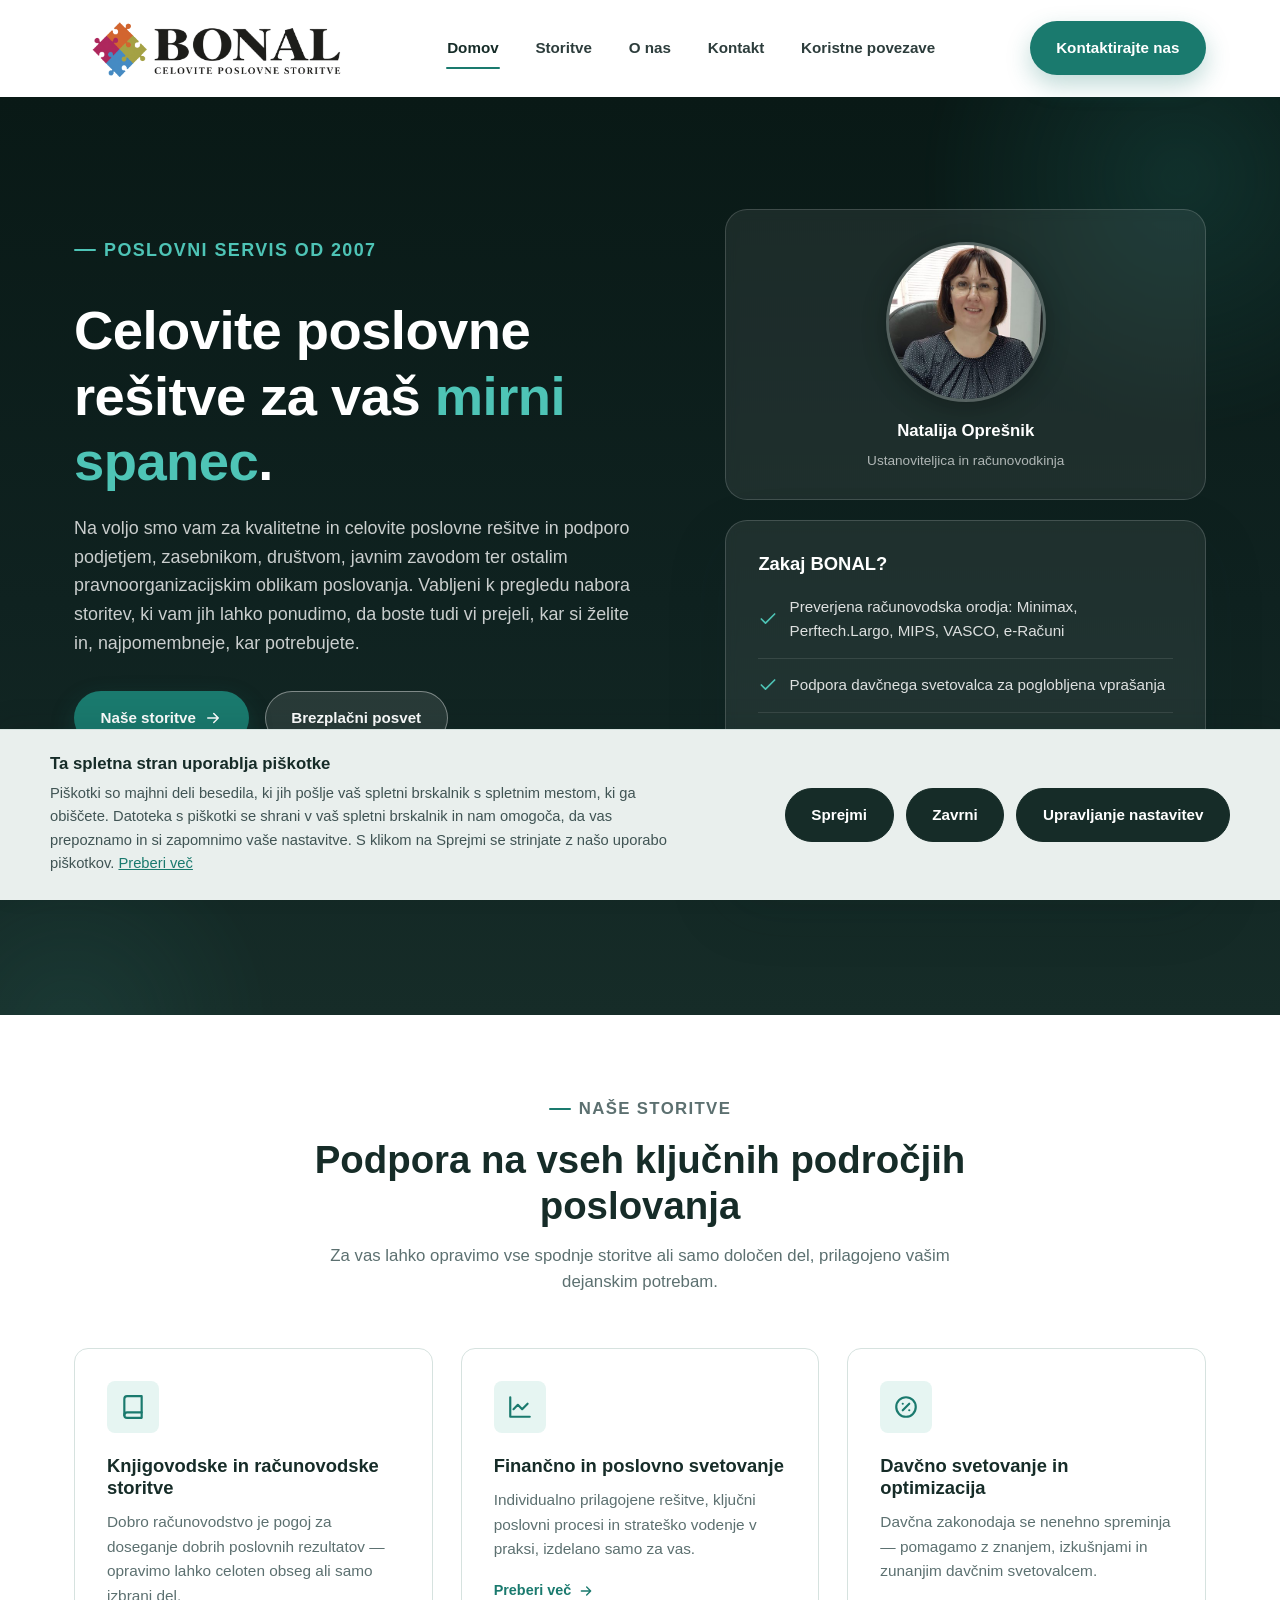
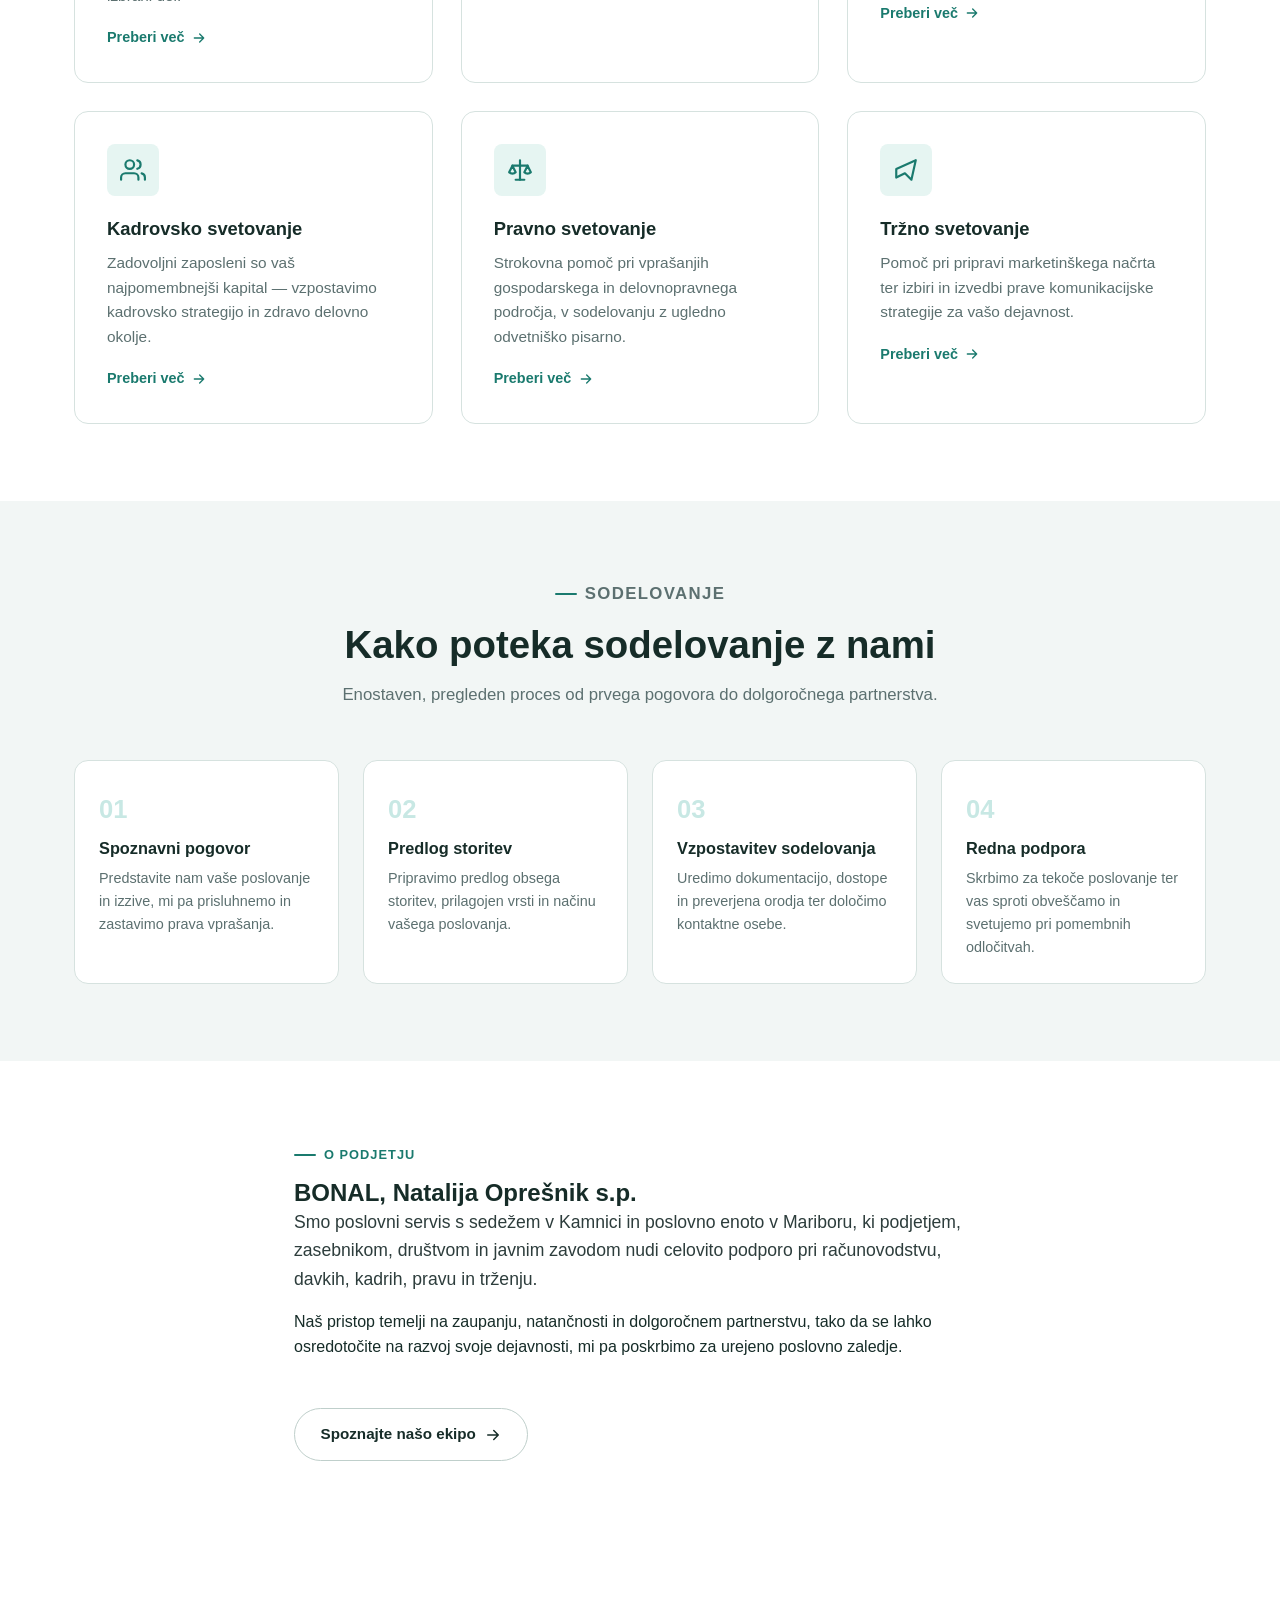
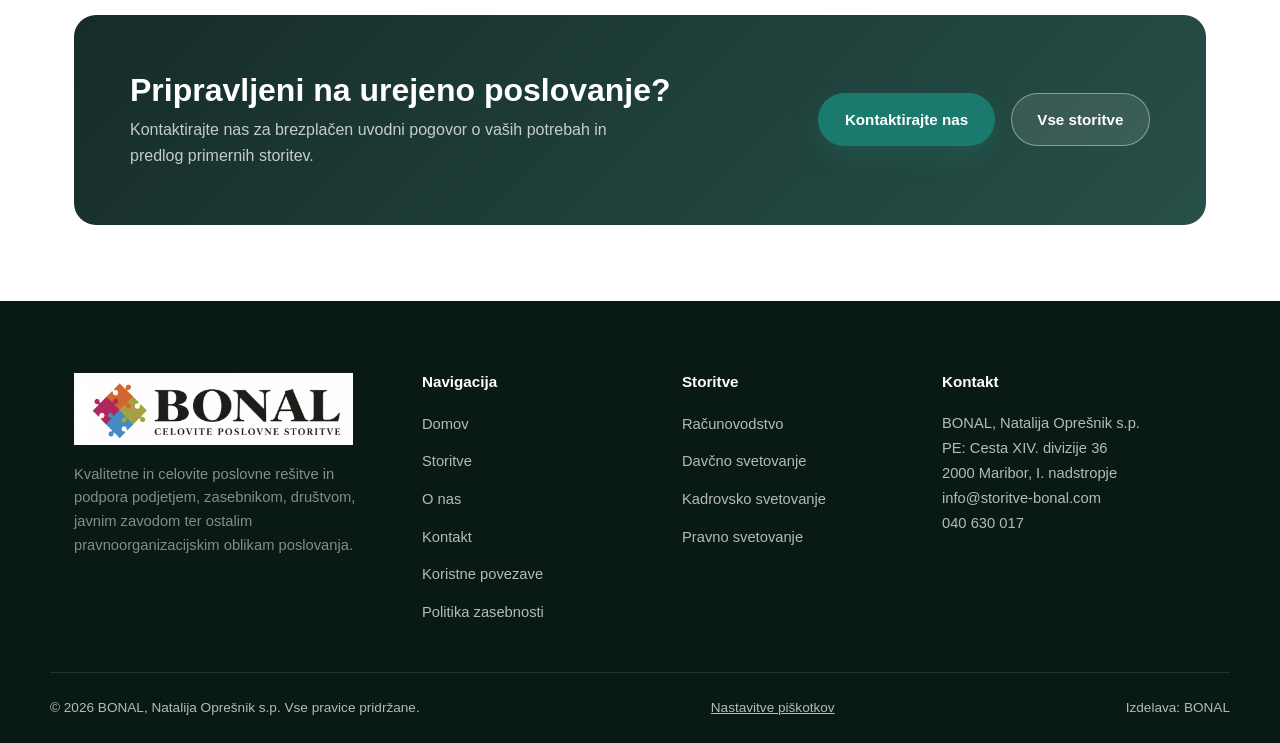
<file: index.html>
﻿<!DOCTYPE html>
<html lang="sl">
<head>
<meta charset="UTF-8">
<meta name="viewport" content="width=device-width, initial-scale=1.0">
<title>BONAL — Celovite poslovne storitve | Računovodstvo in svetovanje Maribor</title>
<meta name="description" content="BONAL, Natalija Oprešnik s.p. — celovite knjigovodske, računovodske, davčne, kadrovske, pravne in tržne storitve za podjetja, zasebnike in društva v Mariboru in po vsej Sloveniji.">
<meta name="keywords" content="računovodstvo Maribor, knjigovodstvo, davčno svetovanje, kadrovsko svetovanje, poslovno svetovanje, BONAL">
<meta name="author" content="BONAL, Natalija Oprešnik s.p.">
<link rel="canonical" href="https://storitve-bonal.com/">

<meta property="og:type" content="website">
<meta property="og:title" content="BONAL — Celovite poslovne storitve">
<meta property="og:description" content="Kvalitetne in celovite poslovne rešitve za podjetja, zasebnike, društva in javne zavode.">
<meta property="og:locale" content="sl_SI">

<link rel="stylesheet" href="styles.css">

<script type="application/ld+json">
{
  "@context": "https://schema.org",
  "@type": "AccountingService",
  "name": "BONAL, Natalija Oprešnik s.p.",
  "image": "",
  "email": "info@storitve-bonal.com",
  "telephone": "+386 40 630 017",
  "address": {
    "@type": "PostalAddress",
    "streetAddress": "Cesta XIV. divizije 36",
    "addressLocality": "Maribor",
    "postalCode": "2000",
    "addressCountry": "SI"
  },
  "openingHours": "Mo-Fr 07:00-15:00",
  "url": "https://storitve-bonal.com/"
}
</script>
</head>
<body>
<a class="skip-link" href="#main">Skoči na vsebino</a>

<header class="site-header">
  <div class="container header-inner">
    <a href="index.html" class="brand">
      <img src="assets/logo-transparent.png" alt="BONAL — Celovite poslovne storitve" class="brand-logo-full">
    </a>

    <nav class="main-nav" id="main-nav" aria-label="Glavna navigacija">
      <a href="index.html" aria-current="page">Domov</a>
      <a href="storitve.html">Storitve</a>
      <a href="o-nas.html">O nas</a>
      <a href="kontakt.html">Kontakt</a>
      <a href="koristne-povezave.html">Koristne povezave</a>
      <a href="kontakt.html" class="btn btn-primary">Kontaktirajte nas</a>
    </nav>

    <div class="header-actions">
      <a href="kontakt.html" class="btn btn-primary">Kontaktirajte nas</a>
      <button class="nav-toggle" aria-label="Odpri navigacijo" aria-expanded="false" aria-controls="main-nav">
        <span></span><span></span><span></span>
      </button>
    </div>
  </div>
</header>

<main id="main">

  <!-- Hero -->
  <section class="hero">
    <div class="container hero-grid">
      <div class="hero-copy">
        <p class="eyebrow">Poslovni servis od 2007</p>
        <h1>Celovite poslovne rešitve za vaš <span>mirni spanec</span>.</h1>
        <p>Na voljo smo vam za kvalitetne in celovite poslovne rešitve in podporo podjetjem, zasebnikom, društvom, javnim zavodom ter ostalim pravnoorganizacijskim oblikam poslovanja. Vabljeni k pregledu nabora storitev, ki vam jih lahko ponudimo, da boste tudi vi prejeli, kar si želite in, najpomembneje, kar potrebujete.</p>
        <div class="hero-actions">
          <a href="storitve.html" class="btn btn-primary">
            Naše storitve
            <svg viewBox="0 0 24 24" fill="none" stroke="currentColor" stroke-width="2" stroke-linecap="round" stroke-linejoin="round" aria-hidden="true"><path d="M5 12h14M13 6l6 6-6 6"/></svg>
          </a>
          <a href="kontakt.html" class="btn btn-on-dark">Brezplačni posvet</a>
        </div>

        <div class="hero-stats">
          <div>
            <strong>6</strong>
            <span>področij storitev</span>
          </div>
          <div>
            <strong>5</strong>
            <span>strokovnjakinj ekipe</span>
          </div>
          <div>
            <strong>1&nbsp;dan</strong>
            <span>za odzivnost</span>
          </div>
        </div>
      </div>

      <div class="hero-visual reveal">
        <div class="hero-founder">
          <img src="assets/natalija.jpg" alt="Natalija Oprešnik, ustanoviteljica BONAL" class="hero-founder-photo" width="160" height="160" loading="lazy">
          <p class="hero-founder-name">Natalija Oprešnik</p>
          <p class="hero-founder-role">Ustanoviteljica in računovodkinja</p>
        </div>
        <div class="hero-card">
          <h3>Zakaj BONAL?</h3>
          <ul>
            <li>
              <svg viewBox="0 0 24 24" fill="none" stroke="currentColor" stroke-width="2" stroke-linecap="round" stroke-linejoin="round" aria-hidden="true"><path d="M20 6 9 17l-5-5"/></svg>
              Preverjena računovodska orodja: Minimax, Perftech.Largo, MIPS, VASCO, e-Računi
            </li>
            <li>
              <svg viewBox="0 0 24 24" fill="none" stroke="currentColor" stroke-width="2" stroke-linecap="round" stroke-linejoin="round" aria-hidden="true"><path d="M20 6 9 17l-5-5"/></svg>
              Podpora davčnega svetovalca za poglobljena vprašanja
            </li>
            <li>
              <svg viewBox="0 0 24 24" fill="none" stroke="currentColor" stroke-width="2" stroke-linecap="round" stroke-linejoin="round" aria-hidden="true"><path d="M20 6 9 17l-5-5"/></svg>
              Sodelovanje z ugledno odvetniško pisarno za pravna vprašanja
            </li>
            <li>
              <svg viewBox="0 0 24 24" fill="none" stroke="currentColor" stroke-width="2" stroke-linecap="round" stroke-linejoin="round" aria-hidden="true"><path d="M20 6 9 17l-5-5"/></svg>
              Prilagojen pristop za podjetja, zasebnike, društva in javne zavode
            </li>
          </ul>
        </div>
      </div>
    </div>
  </section>

  <!-- Services preview -->
  <section class="section" id="storitve">
    <div class="container">
      <div class="section-head center reveal">
        <p class="eyebrow">Naše storitve</p>
        <h2>Podpora na vseh ključnih področjih poslovanja</h2>
        <p>Za vas lahko opravimo vse spodnje storitve ali samo določen del, prilagojeno vašim dejanskim potrebam.</p>
      </div>

      <div class="grid grid-3">
        <article class="card reveal">
          <div class="card-icon">
            <svg viewBox="0 0 24 24" fill="none" stroke="currentColor" stroke-width="2" stroke-linecap="round" stroke-linejoin="round" aria-hidden="true"><path d="M4 19.5A2.5 2.5 0 0 1 6.5 17H20"/><path d="M6.5 2H20v20H6.5A2.5 2.5 0 0 1 4 19.5v-15A2.5 2.5 0 0 1 6.5 2z"/></svg>
          </div>
          <h3>Knjigovodske in računovodske storitve</h3>
          <p>Dobro računovodstvo je pogoj za doseganje dobrih poslovnih rezultatov — opravimo lahko celoten obseg ali samo izbrani del.</p>
          <a href="storitve.html#racunovodstvo" class="card-link">Preberi več
            <svg viewBox="0 0 24 24" fill="none" stroke="currentColor" stroke-width="2" stroke-linecap="round" stroke-linejoin="round" aria-hidden="true"><path d="M5 12h14M13 6l6 6-6 6"/></svg>
          </a>
        </article>

        <article class="card reveal">
          <div class="card-icon">
            <svg viewBox="0 0 24 24" fill="none" stroke="currentColor" stroke-width="2" stroke-linecap="round" stroke-linejoin="round" aria-hidden="true"><path d="M3 3v18h18"/><path d="m19 9-5 5-4-4-4 4"/></svg>
          </div>
          <h3>Finančno in poslovno svetovanje</h3>
          <p>Individualno prilagojene rešitve, ključni poslovni procesi in strateško vodenje v praksi, izdelano samo za vas.</p>
          <a href="storitve.html#svetovanje" class="card-link">Preberi več
            <svg viewBox="0 0 24 24" fill="none" stroke="currentColor" stroke-width="2" stroke-linecap="round" stroke-linejoin="round" aria-hidden="true"><path d="M5 12h14M13 6l6 6-6 6"/></svg>
          </a>
        </article>

        <article class="card reveal">
          <div class="card-icon">
            <svg viewBox="0 0 24 24" fill="none" stroke="currentColor" stroke-width="2" stroke-linecap="round" stroke-linejoin="round" aria-hidden="true"><circle cx="12" cy="12" r="9"/><path d="M9 9h.01M15 15h.01M15 9 9 15"/></svg>
          </div>
          <h3>Davčno svetovanje in optimizacija</h3>
          <p>Davčna zakonodaja se nenehno spreminja — pomagamo z znanjem, izkušnjami in zunanjim davčnim svetovalcem.</p>
          <a href="storitve.html#davki" class="card-link">Preberi več
            <svg viewBox="0 0 24 24" fill="none" stroke="currentColor" stroke-width="2" stroke-linecap="round" stroke-linejoin="round" aria-hidden="true"><path d="M5 12h14M13 6l6 6-6 6"/></svg>
          </a>
        </article>

        <article class="card reveal">
          <div class="card-icon">
            <svg viewBox="0 0 24 24" fill="none" stroke="currentColor" stroke-width="2" stroke-linecap="round" stroke-linejoin="round" aria-hidden="true"><path d="M17 21v-2a4 4 0 0 0-4-4H5a4 4 0 0 0-4 4v2"/><circle cx="9" cy="7" r="4"/><path d="M23 21v-2a4 4 0 0 0-3-3.87M16 3.13a4 4 0 0 1 0 7.75"/></svg>
          </div>
          <h3>Kadrovsko svetovanje</h3>
          <p>Zadovoljni zaposleni so vaš najpomembnejši kapital — vzpostavimo kadrovsko strategijo in zdravo delovno okolje.</p>
          <a href="storitve.html#kadri" class="card-link">Preberi več
            <svg viewBox="0 0 24 24" fill="none" stroke="currentColor" stroke-width="2" stroke-linecap="round" stroke-linejoin="round" aria-hidden="true"><path d="M5 12h14M13 6l6 6-6 6"/></svg>
          </a>
        </article>

        <article class="card reveal">
          <div class="card-icon">
            <svg viewBox="0 0 24 24" fill="none" stroke="currentColor" stroke-width="2" stroke-linecap="round" stroke-linejoin="round" aria-hidden="true"><path d="M12 3v18M5 8l-3 6a4 4 0 0 0 6 0zM19 8l-3 6a4 4 0 0 0 6 0z"/><path d="M5 8h14M8 21h8"/></svg>
          </div>
          <h3>Pravno svetovanje</h3>
          <p>Strokovna pomoč pri vprašanjih gospodarskega in delovnopravnega področja, v sodelovanju z ugledno odvetniško pisarno.</p>
          <a href="storitve.html#pravno" class="card-link">Preberi več
            <svg viewBox="0 0 24 24" fill="none" stroke="currentColor" stroke-width="2" stroke-linecap="round" stroke-linejoin="round" aria-hidden="true"><path d="M5 12h14M13 6l6 6-6 6"/></svg>
          </a>
        </article>

        <article class="card reveal">
          <div class="card-icon">
            <svg viewBox="0 0 24 24" fill="none" stroke="currentColor" stroke-width="2" stroke-linecap="round" stroke-linejoin="round" aria-hidden="true"><path d="M3 11 21 3l-4 18-6-6-8 4z"/></svg>
          </div>
          <h3>Tržno svetovanje</h3>
          <p>Pomoč pri pripravi marketinškega načrta ter izbiri in izvedbi prave komunikacijske strategije za vašo dejavnost.</p>
          <a href="storitve.html#trzenje" class="card-link">Preberi več
            <svg viewBox="0 0 24 24" fill="none" stroke="currentColor" stroke-width="2" stroke-linecap="round" stroke-linejoin="round" aria-hidden="true"><path d="M5 12h14M13 6l6 6-6 6"/></svg>
          </a>
        </article>
      </div>
    </div>
  </section>

  <!-- How we work -->
  <section class="section section-alt">
    <div class="container">
      <div class="section-head center reveal">
        <p class="eyebrow">Sodelovanje</p>
        <h2>Kako poteka sodelovanje z nami</h2>
        <p>Enostaven, pregleden proces od prvega pogovora do dolgoročnega partnerstva.</p>
      </div>

      <div class="steps reveal">
        <div class="step">
          <h4>Spoznavni pogovor</h4>
          <p>Predstavite nam vaše poslovanje in izzive, mi pa prisluhnemo in zastavimo prava vprašanja.</p>
        </div>
        <div class="step">
          <h4>Predlog storitev</h4>
          <p>Pripravimo predlog obsega storitev, prilagojen vrsti in načinu vašega poslovanja.</p>
        </div>
        <div class="step">
          <h4>Vzpostavitev sodelovanja</h4>
          <p>Uredimo dokumentacijo, dostope in preverjena orodja ter določimo kontaktne osebe.</p>
        </div>
        <div class="step">
          <h4>Redna podpora</h4>
          <p>Skrbimo za tekoče poslovanje ter vas sproti obveščamo in svetujemo pri pomembnih odločitvah.</p>
        </div>
      </div>
    </div>
  </section>

  <!-- About teaser -->
  <section class="section">
    <div class="container about-lead about-lead--solo">
      <div class="reveal">
        <p class="eyebrow">O podjetju</p>
        <h2>BONAL, Natalija Oprešnik s.p.</h2>
        <p class="lead-text">Smo poslovni servis s sedežem v Kamnici in poslovno enoto v Mariboru, ki podjetjem, zasebnikom, društvom in javnim zavodom nudi celovito podporo pri računovodstvu, davkih, kadrih, pravu in trženju.</p>
        <p>Naš pristop temelji na zaupanju, natančnosti in dolgoročnem partnerstvu, tako da se lahko osredotočite na razvoj svoje dejavnosti, mi pa poskrbimo za urejeno poslovno zaledje.</p>
        <a href="o-nas.html" class="btn btn-ghost mt-lg">Spoznajte našo ekipo
          <svg viewBox="0 0 24 24" fill="none" stroke="currentColor" stroke-width="2" stroke-linecap="round" stroke-linejoin="round" aria-hidden="true"><path d="M5 12h14M13 6l6 6-6 6"/></svg>
        </a>
      </div>
    </div>
  </section>

  <!-- CTA -->
  <section class="section">
    <div class="container">
      <div class="cta-banner reveal">
        <div>
          <h2>Pripravljeni na urejeno poslovanje?</h2>
          <p>Kontaktirajte nas za brezplačen uvodni pogovor o vaših potrebah in predlog primernih storitev.</p>
        </div>
        <div class="cta-actions">
          <a href="kontakt.html" class="btn btn-primary">Kontaktirajte nas</a>
          <a href="storitve.html" class="btn btn-on-dark">Vse storitve</a>
        </div>
      </div>
    </div>
  </section>

</main>

<footer class="site-footer">
  <div class="container footer-grid">
    <div class="footer-brand">
      <a href="index.html" class="brand">
        <img src="assets/logo-new.png" alt="BONAL — Celovite poslovne storitve" class="brand-logo-full">
      </a>
      <p>Kvalitetne in celovite poslovne rešitve in podpora podjetjem, zasebnikom, društvom, javnim zavodom ter ostalim pravnoorganizacijskim oblikam poslovanja.</p>
    </div>

    <div class="footer-col">
      <h4>Navigacija</h4>
      <ul>
        <li><a href="index.html">Domov</a></li>
        <li><a href="storitve.html">Storitve</a></li>
        <li><a href="o-nas.html">O nas</a></li>
        <li><a href="kontakt.html">Kontakt</a></li>
        <li><a href="koristne-povezave.html">Koristne povezave</a></li>
        <li><a href="politika-zasebnosti.html">Politika zasebnosti</a></li>
      </ul>
    </div>

    <div class="footer-col">
      <h4>Storitve</h4>
      <ul>
        <li><a href="storitve.html#racunovodstvo">Računovodstvo</a></li>
        <li><a href="storitve.html#davki">Davčno svetovanje</a></li>
        <li><a href="storitve.html#kadri">Kadrovsko svetovanje</a></li>
        <li><a href="storitve.html#pravno">Pravno svetovanje</a></li>
      </ul>
    </div>

    <div class="footer-col">
      <h4>Kontakt</h4>
      <address>
        BONAL, Natalija Oprešnik s.p.<br>
        PE: Cesta XIV. divizije 36<br>
        2000 Maribor, I. nadstropje<br>
        <a href="mailto:info@storitve-bonal.com">info@storitve-bonal.com</a><br>
        <a href="tel:+38640630017">040 630 017</a>
      </address>
    </div>
  </div>

  <div class="container footer-bottom">
    <span>© <span id="current-year">2026</span> BONAL, Natalija Oprešnik s.p. Vse pravice pridržane.</span>
    <button type="button" class="footer-cookie-link js-cookie-settings-trigger" id="footer-cookie-settings">Nastavitve piškotkov</button>
    <span>Izdelava: BONAL</span>
  </div>
</footer>

<button class="back-to-top" aria-label="Nazaj na vrh">
  <svg viewBox="0 0 24 24" fill="none" stroke="currentColor" stroke-width="2" stroke-linecap="round" stroke-linejoin="round" aria-hidden="true"><path d="M12 19V5M5 12l7-7 7 7"/></svg>
</button>

<div class="cookie-banner" id="cookie-banner" role="region" aria-label="Obvestilo o piškotkih" hidden>
  <div class="cookie-banner-inner">
    <div class="cookie-banner-text">
      <h2>Ta spletna stran uporablja piškotke</h2>
      <p>Piškotki so majhni deli besedila, ki jih pošlje vaš spletni brskalnik s spletnim mestom, ki ga obiščete. Datoteka s piškotki se shrani v vaš spletni brskalnik in nam omogoča, da vas prepoznamo in si zapomnimo vaše nastavitve. S klikom na Sprejmi se strinjate z našo uporabo piškotkov. <button type="button" class="cookie-link" id="cookie-more">Preberi več</button></p>
    </div>
    <div class="cookie-banner-actions">
      <button type="button" class="btn cookie-btn" id="cookie-accept">Sprejmi</button>
      <button type="button" class="btn cookie-btn" id="cookie-reject">Zavrni</button>
      <button type="button" class="btn cookie-btn" id="cookie-manage">Upravljanje nastavitev</button>
    </div>
  </div>
</div>

<div class="cookie-modal-overlay" id="cookie-modal-overlay" hidden>
  <div class="cookie-modal" role="dialog" aria-modal="true" aria-labelledby="cookie-modal-title">
    <button type="button" class="cookie-modal-close" id="cookie-modal-close" aria-label="Zapri">
      <svg viewBox="0 0 24 24" fill="none" stroke="currentColor" stroke-width="2" stroke-linecap="round" stroke-linejoin="round" aria-hidden="true"><path d="M18 6 6 18M6 6l12 12"/></svg>
    </button>
    <h2 id="cookie-modal-title">Vaše možnosti zasebnosti</h2>
    <p class="cookie-modal-subtitle">Ta spletna stran uporablja piškotke</p>
    <p>Spodaj so navedene vse kategorije, ki dejansko obstajajo na tem spletnem mestu — brez navideznih možnosti. Neobvezno kategorijo lahko kadarkoli sprejmete ali zavrnete; vaša izbira velja na vseh straneh, dokler je ne spremenite. Podrobnosti si preberite v <a href="politika-zasebnosti.html">politiki zasebnosti</a>.</p>

    <h3>Kategorije</h3>

    <div class="cookie-category">
      <div class="cookie-category-text">
        <h4>Google Maps (vdelana vsebina)</h4>
        <p>Na strani Kontakt je na voljo zemljevid Google Maps. Ob prikazu zemljevida se vzpostavi povezava s strežniki Google, ki lahko obdelajo vaš IP naslov skladno s pravili zasebnosti Google. Zemljevid se naloži šele, ko to kategorijo potrdite — do takrat se noben podatek ne pošlje Googlu.</p>
      </div>
      <div class="cookie-toggle-wrap">
        <label class="toggle-switch">
          <input type="checkbox" id="cookie-cat-maps" data-category="maps">
          <span class="toggle-track" aria-hidden="true"></span>
        </label>
        <span class="toggle-state" data-state-for="cookie-cat-maps">Izključen</span>
      </div>
    </div>

    <div class="cookie-category">
      <div class="cookie-category-text">
        <h4>Bistveno</h4>
        <p>Nujno potrebno za shranjevanje vaše izbire o piškotkih (lokalno v vašem brskalniku) in za osnovno delovanje strani. Ti podatki se ne pošiljajo nikamor. Odjava ni na voljo, ker je ta shramba izvzeta iz zahteve po soglasju (3. odst. 5. člena Direktive 2002/58/ES o zasebnosti in elektronskih komunikacijah).</p>
      </div>
      <div class="cookie-toggle-wrap">
        <label class="toggle-switch">
          <input type="checkbox" id="cookie-cat-essential" data-category="essential" checked disabled>
          <span class="toggle-track" aria-hidden="true"></span>
        </label>
      </div>
    </div>

    <button type="button" class="btn btn-primary btn-block cookie-save" id="cookie-save">Shrani</button>

    <p class="cookie-privacy-contact">Vprašanja o zasebnosti in piškotkih nam lahko pošljete na <a href="mailto:info@storitve-bonal.com">info@storitve-bonal.com</a>. Pritožbo glede obdelave osebnih podatkov lahko vložite tudi pri <a href="https://www.ip-rs.si" target="_blank" rel="noopener noreferrer">Informacijskem pooblaščencu RS</a>.</p>
  </div>
</div>

<script src="script.js"></script>
</body>
</html>
</file>
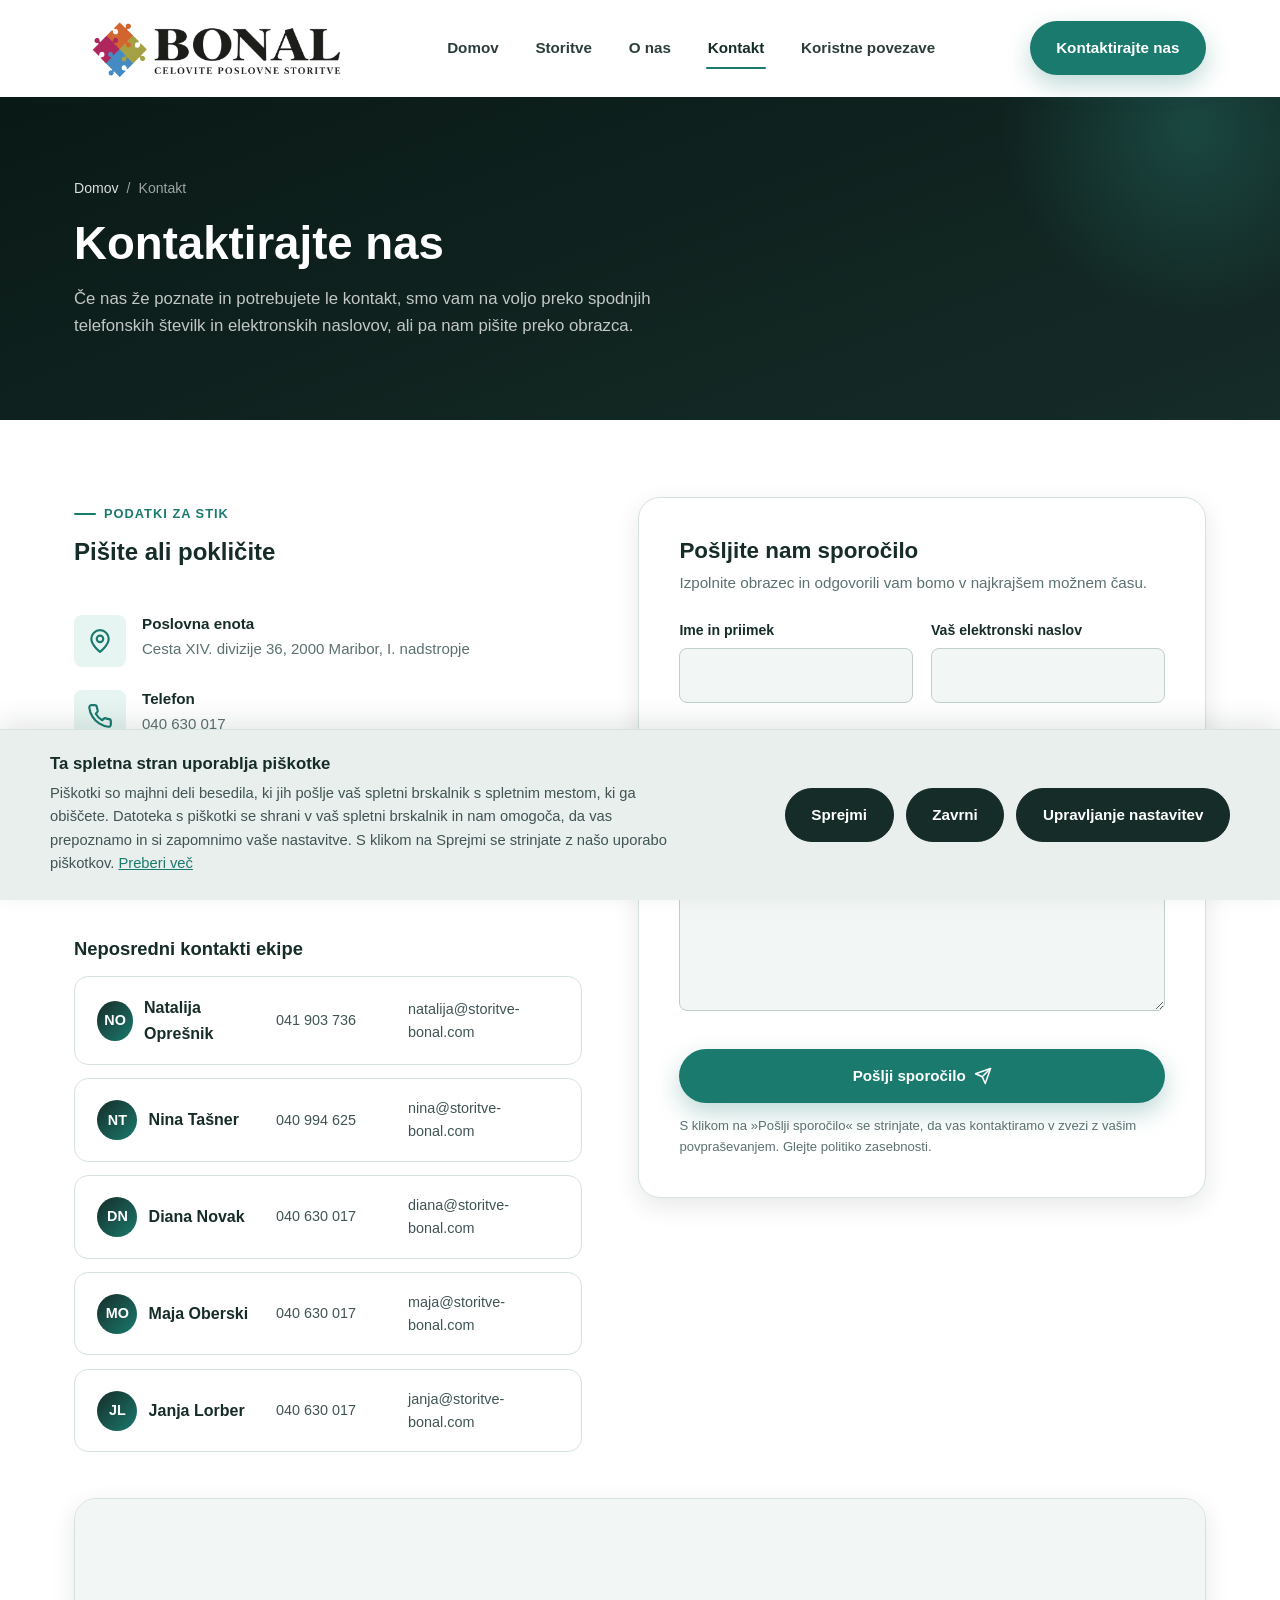
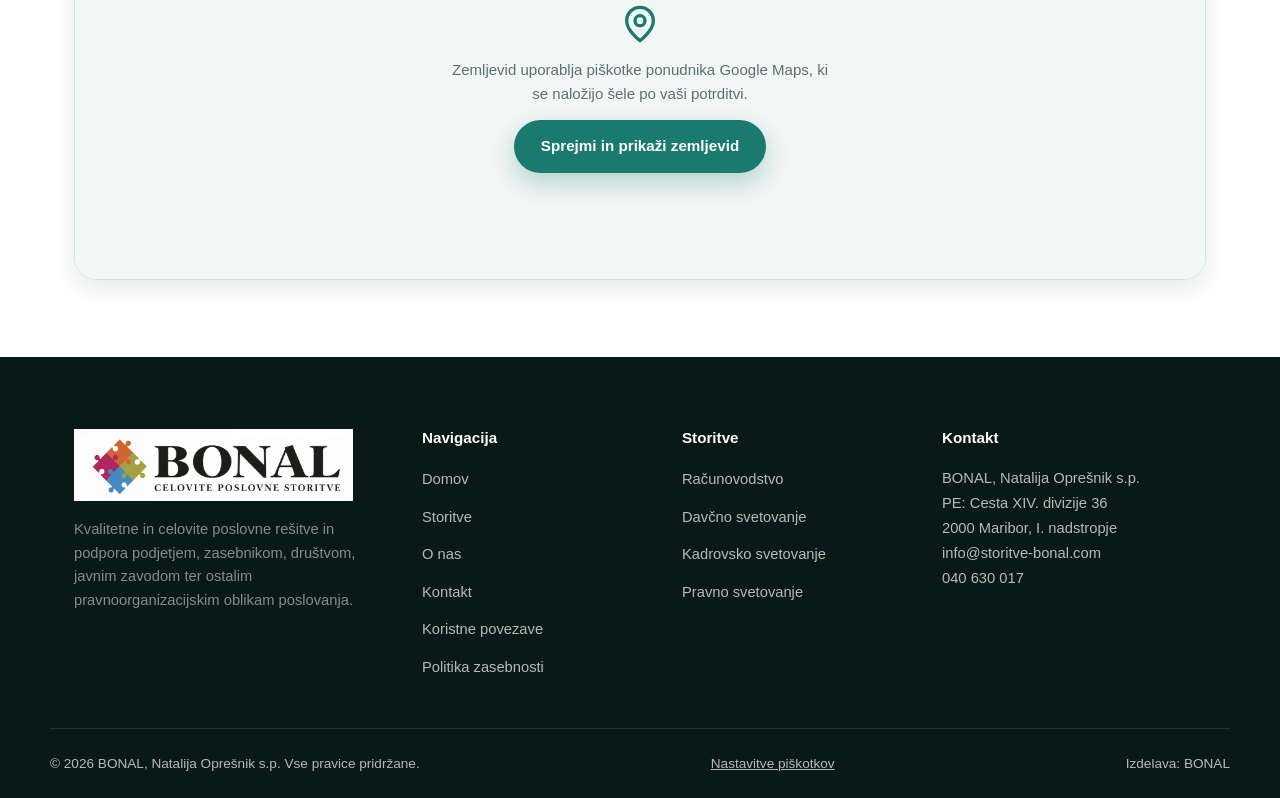
<file: kontakt.html>
﻿<!DOCTYPE html>
<html lang="sl">
<head>
<meta charset="UTF-8">
<meta name="viewport" content="width=device-width, initial-scale=1.0">
<title>Kontakt | BONAL — Celovite poslovne storitve</title>
<meta name="description" content="Kontaktirajte BONAL, Natalija Oprešnik s.p. — Cesta XIV. divizije 36, 2000 Maribor. Telefon 040 630 017, info@storitve-bonal.com.">
<link rel="canonical" href="https://storitve-bonal.com/kontakt">

<link rel="stylesheet" href="styles.css">
</head>
<body>
<a class="skip-link" href="#main">Skoči na vsebino</a>

<header class="site-header">
  <div class="container header-inner">
    <a href="index.html" class="brand">
      <img src="assets/logo-transparent.png" alt="BONAL — Celovite poslovne storitve" class="brand-logo-full">
    </a>

    <nav class="main-nav" id="main-nav" aria-label="Glavna navigacija">
      <a href="index.html">Domov</a>
      <a href="storitve.html">Storitve</a>
      <a href="o-nas.html">O nas</a>
      <a href="kontakt.html" aria-current="page">Kontakt</a>
      <a href="koristne-povezave.html">Koristne povezave</a>
      <a href="kontakt.html" class="btn btn-primary">Kontaktirajte nas</a>
    </nav>

    <div class="header-actions">
      <a href="kontakt.html" class="btn btn-primary">Kontaktirajte nas</a>
      <button class="nav-toggle" aria-label="Odpri navigacijo" aria-expanded="false" aria-controls="main-nav">
        <span></span><span></span><span></span>
      </button>
    </div>
  </div>
</header>

<main id="main">

  <section class="page-header">
    <div class="container">
      <nav class="breadcrumbs" aria-label="Zaporedje strani">
        <a href="index.html">Domov</a> / <span>Kontakt</span>
      </nav>
      <h1>Kontaktirajte nas</h1>
      <p>Če nas že poznate in potrebujete le kontakt, smo vam na voljo preko spodnjih telefonskih številk in elektronskih naslovov, ali pa nam pišite preko obrazca.</p>
    </div>
  </section>

  <section class="section">
    <div class="container contact-layout">

      <div class="reveal">
        <p class="eyebrow">Podatki za stik</p>
        <h2>Pišite ali pokličite</h2>

        <div class="contact-info-list mt-lg">
          <div class="contact-info-item">
            <div class="card-icon">
              <svg viewBox="0 0 24 24" fill="none" stroke="currentColor" stroke-width="2" stroke-linecap="round" stroke-linejoin="round" aria-hidden="true"><path d="M20 10c0 6-8 12-8 12s-8-6-8-12a8 8 0 0 1 16 0z"/><circle cx="12" cy="10" r="3"/></svg>
            </div>
            <div>
              <h4>Poslovna enota</h4>
              <p>Cesta XIV. divizije 36, 2000 Maribor, I. nadstropje</p>
            </div>
          </div>
          <div class="contact-info-item">
            <div class="card-icon">
              <svg viewBox="0 0 24 24" fill="none" stroke="currentColor" stroke-width="2" stroke-linecap="round" stroke-linejoin="round" aria-hidden="true"><path d="M22 16.92v3a2 2 0 0 1-2.18 2 19.79 19.79 0 0 1-8.63-3.07 19.5 19.5 0 0 1-6-6 19.79 19.79 0 0 1-3.07-8.67A2 2 0 0 1 4.11 2h3a2 2 0 0 1 2 1.72c.127.96.361 1.903.7 2.81a2 2 0 0 1-.45 2.11L8.09 9.91a16 16 0 0 0 6 6l1.27-1.27a2 2 0 0 1 2.11-.45c.907.339 1.85.573 2.81.7A2 2 0 0 1 22 16.92z"/></svg>
            </div>
            <div>
              <h4>Telefon</h4>
              <a href="tel:+38640630017">040 630 017</a>
            </div>
          </div>
          <div class="contact-info-item">
            <div class="card-icon">
              <svg viewBox="0 0 24 24" fill="none" stroke="currentColor" stroke-width="2" stroke-linecap="round" stroke-linejoin="round" aria-hidden="true"><rect x="2" y="4" width="20" height="16" rx="2"/><path d="m22 6-10 7L2 6"/></svg>
            </div>
            <div>
              <h4>E-naslov</h4>
              <a href="mailto:info@storitve-bonal.com">info@storitve-bonal.com</a>
            </div>
          </div>
          <div class="contact-info-item">
            <div class="card-icon">
              <svg viewBox="0 0 24 24" fill="none" stroke="currentColor" stroke-width="2" stroke-linecap="round" stroke-linejoin="round" aria-hidden="true"><circle cx="12" cy="12" r="9"/><path d="M12 7v5l3 3"/></svg>
            </div>
            <div>
              <h4>Delovni čas</h4>
              <p>Ponedeljek–petek: 7.00–15.00</p>
            </div>
          </div>
        </div>

        <h3 class="mt-lg" style="font-size:1.15rem; margin-bottom:1rem;">Neposredni kontakti ekipe</h3>
        <div class="team-directory">
          <div class="team-row">
            <span class="name"><span class="avatar" aria-hidden="true">NO</span>Natalija Oprešnik</span>
            <a href="tel:+38641903736">041 903 736</a>
            <a href="mailto:natalija@storitve-bonal.com">natalija@storitve-bonal.com</a>
          </div>
          <div class="team-row">
            <span class="name"><span class="avatar" aria-hidden="true">NT</span>Nina Tašner</span>
            <a href="tel:+38640994625">040 994 625</a>
            <a href="mailto:nina@storitve-bonal.com">nina@storitve-bonal.com</a>
          </div>
          <div class="team-row">
            <span class="name"><span class="avatar" aria-hidden="true">DN</span>Diana Novak</span>
            <a href="tel:+38640630017">040 630 017</a>
            <a href="mailto:diana@storitve-bonal.com">diana@storitve-bonal.com</a>
          </div>
          <div class="team-row">
            <span class="name"><span class="avatar" aria-hidden="true">MO</span>Maja Oberski</span>
            <a href="tel:+38640630017">040 630 017</a>
            <a href="mailto:maja@storitve-bonal.com">maja@storitve-bonal.com</a>
          </div>
          <div class="team-row">
            <span class="name"><span class="avatar" aria-hidden="true">JL</span>Janja Lorber</span>
            <a href="tel:+38640630017">040 630 017</a>
            <a href="mailto:janja@storitve-bonal.com">janja@storitve-bonal.com</a>
          </div>
        </div>
      </div>

      <div class="reveal">
        <div class="contact-form">
          <h2 style="font-size:1.4rem; margin-bottom:0.4rem;">Pošljite nam sporočilo</h2>
          <p style="color:var(--muted); font-size:0.95rem; margin-bottom:1.5rem;">Izpolnite obrazec in odgovorili vam bomo v najkrajšem možnem času.</p>

          <div class="form-success" id="form-success" role="status">
            <svg viewBox="0 0 24 24" fill="none" stroke="currentColor" stroke-width="2" stroke-linecap="round" stroke-linejoin="round" aria-hidden="true"><path d="M20 6 9 17l-5-5"/></svg>
            Hvala za vaše sporočilo! Kmalu vas kontaktiramo.
          </div>

          <div class="form-error" id="form-error" role="alert">
            <svg viewBox="0 0 24 24" fill="none" stroke="currentColor" stroke-width="2" stroke-linecap="round" stroke-linejoin="round" aria-hidden="true"><circle cx="12" cy="12" r="9"/><path d="M12 8v4M12 16h.01"/></svg>
            <span>Sporočila trenutno ni bilo mogoče poslati. Poskusite znova ali nam pišite neposredno na <a href="mailto:info@storitve-bonal.com">info@storitve-bonal.com</a>.</span>
          </div>

          <form id="contact-form" action="contact.php" method="POST" novalidate>
            <input type="text" name="_gotcha" tabindex="-1" autocomplete="off" style="display:none" aria-hidden="true">

            <div class="form-row">
              <div class="form-field">
                <label for="name">Ime in priimek</label>
                <input type="text" id="name" name="name" autocomplete="name" required>
                <span class="error-msg" role="alert"></span>
              </div>
              <div class="form-field">
                <label for="email">Vaš elektronski naslov</label>
                <input type="email" id="email" name="email" autocomplete="email" required>
                <span class="error-msg" role="alert"></span>
              </div>
            </div>

            <div class="form-field">
              <label for="phone">Telefon <span style="font-weight:400; color:var(--muted);">(neobvezno)</span></label>
              <input type="tel" id="phone" name="phone" autocomplete="tel">
            </div>

            <div class="form-field">
              <label for="message">Zapišite sporočilo</label>
              <textarea id="message" name="message" required></textarea>
              <span class="error-msg" role="alert"></span>
            </div>

            <button type="submit" class="btn btn-primary btn-block">
              <span class="btn-label">Pošlji sporočilo</span>
              <svg viewBox="0 0 24 24" fill="none" stroke="currentColor" stroke-width="2" stroke-linecap="round" stroke-linejoin="round" aria-hidden="true"><path d="m22 2-7 20-4-9-9-4Z"/><path d="M22 2 11 13"/></svg>
            </button>

            <p class="form-note">S klikom na »Pošlji sporočilo« se strinjate, da vas kontaktiramo v zvezi z vašim povpraševanjem. Glejte <a href="politika-zasebnosti.html">politiko zasebnosti</a>.</p>
          </form>
        </div>
      </div>
    </div>

    <div class="container">
      <div class="map-wrap reveal" id="map-wrap">
        <div class="map-placeholder" id="map-placeholder">
          <svg viewBox="0 0 24 24" fill="none" stroke="currentColor" stroke-width="2" stroke-linecap="round" stroke-linejoin="round" aria-hidden="true"><path d="M20 10c0 6-8 12-8 12s-8-6-8-12a8 8 0 0 1 16 0z"/><circle cx="12" cy="10" r="3"/></svg>
          <p>Zemljevid uporablja piškotke ponudnika Google Maps, ki se naložijo šele po vaši potrditvi.</p>
          <button type="button" class="btn btn-primary" id="map-consent-btn">Sprejmi in prikaži zemljevid</button>
        </div>
        <iframe
          id="map-iframe"
          data-src="https://maps.google.com/maps?q=Cesta%20XIV.%20divizije%2036%2C%202000%20Maribor&t=&z=15&ie=UTF8&output=embed"
          title="Lokacija BONAL na zemljevidu — Cesta XIV. divizije 36, Maribor"
          loading="lazy"
          referrerpolicy="no-referrer-when-downgrade"
          hidden>
        </iframe>
      </div>
    </div>
  </section>

</main>

<footer class="site-footer">
  <div class="container footer-grid">
    <div class="footer-brand">
      <a href="index.html" class="brand">
        <img src="assets/logo-new.png" alt="BONAL — Celovite poslovne storitve" class="brand-logo-full">
      </a>
      <p>Kvalitetne in celovite poslovne rešitve in podpora podjetjem, zasebnikom, društvom, javnim zavodom ter ostalim pravnoorganizacijskim oblikam poslovanja.</p>
    </div>

    <div class="footer-col">
      <h4>Navigacija</h4>
      <ul>
        <li><a href="index.html">Domov</a></li>
        <li><a href="storitve.html">Storitve</a></li>
        <li><a href="o-nas.html">O nas</a></li>
        <li><a href="kontakt.html">Kontakt</a></li>
        <li><a href="koristne-povezave.html">Koristne povezave</a></li>
        <li><a href="politika-zasebnosti.html">Politika zasebnosti</a></li>
      </ul>
    </div>

    <div class="footer-col">
      <h4>Storitve</h4>
      <ul>
        <li><a href="storitve.html#racunovodstvo">Računovodstvo</a></li>
        <li><a href="storitve.html#davki">Davčno svetovanje</a></li>
        <li><a href="storitve.html#kadri">Kadrovsko svetovanje</a></li>
        <li><a href="storitve.html#pravno">Pravno svetovanje</a></li>
      </ul>
    </div>

    <div class="footer-col">
      <h4>Kontakt</h4>
      <address>
        BONAL, Natalija Oprešnik s.p.<br>
        PE: Cesta XIV. divizije 36<br>
        2000 Maribor, I. nadstropje<br>
        <a href="mailto:info@storitve-bonal.com">info@storitve-bonal.com</a><br>
        <a href="tel:+38640630017">040 630 017</a>
      </address>
    </div>
  </div>

  <div class="container footer-bottom">
    <span>© <span id="current-year">2026</span> BONAL, Natalija Oprešnik s.p. Vse pravice pridržane.</span>
    <button type="button" class="footer-cookie-link js-cookie-settings-trigger" id="footer-cookie-settings">Nastavitve piškotkov</button>
    <span>Izdelava: BONAL</span>
  </div>
</footer>

<button class="back-to-top" aria-label="Nazaj na vrh">
  <svg viewBox="0 0 24 24" fill="none" stroke="currentColor" stroke-width="2" stroke-linecap="round" stroke-linejoin="round" aria-hidden="true"><path d="M12 19V5M5 12l7-7 7 7"/></svg>
</button>

<div class="cookie-banner" id="cookie-banner" role="region" aria-label="Obvestilo o piškotkih" hidden>
  <div class="cookie-banner-inner">
    <div class="cookie-banner-text">
      <h2>Ta spletna stran uporablja piškotke</h2>
      <p>Piškotki so majhni deli besedila, ki jih pošlje vaš spletni brskalnik s spletnim mestom, ki ga obiščete. Datoteka s piškotki se shrani v vaš spletni brskalnik in nam omogoča, da vas prepoznamo in si zapomnimo vaše nastavitve. S klikom na Sprejmi se strinjate z našo uporabo piškotkov. <button type="button" class="cookie-link" id="cookie-more">Preberi več</button></p>
    </div>
    <div class="cookie-banner-actions">
      <button type="button" class="btn cookie-btn" id="cookie-accept">Sprejmi</button>
      <button type="button" class="btn cookie-btn" id="cookie-reject">Zavrni</button>
      <button type="button" class="btn cookie-btn" id="cookie-manage">Upravljanje nastavitev</button>
    </div>
  </div>
</div>

<div class="cookie-modal-overlay" id="cookie-modal-overlay" hidden>
  <div class="cookie-modal" role="dialog" aria-modal="true" aria-labelledby="cookie-modal-title">
    <button type="button" class="cookie-modal-close" id="cookie-modal-close" aria-label="Zapri">
      <svg viewBox="0 0 24 24" fill="none" stroke="currentColor" stroke-width="2" stroke-linecap="round" stroke-linejoin="round" aria-hidden="true"><path d="M18 6 6 18M6 6l12 12"/></svg>
    </button>
    <h2 id="cookie-modal-title">Vaše možnosti zasebnosti</h2>
    <p class="cookie-modal-subtitle">Ta spletna stran uporablja piškotke</p>
    <p>Spodaj so navedene vse kategorije, ki dejansko obstajajo na tem spletnem mestu — brez navideznih možnosti. Neobvezno kategorijo lahko kadarkoli sprejmete ali zavrnete; vaša izbira velja na vseh straneh, dokler je ne spremenite. Podrobnosti si preberite v <a href="politika-zasebnosti.html">politiki zasebnosti</a>.</p>

    <h3>Kategorije</h3>

    <div class="cookie-category">
      <div class="cookie-category-text">
        <h4>Google Maps (vdelana vsebina)</h4>
        <p>Na strani Kontakt je na voljo zemljevid Google Maps. Ob prikazu zemljevida se vzpostavi povezava s strežniki Google, ki lahko obdelajo vaš IP naslov skladno s pravili zasebnosti Google. Zemljevid se naloži šele, ko to kategorijo potrdite — do takrat se noben podatek ne pošlje Googlu.</p>
      </div>
      <div class="cookie-toggle-wrap">
        <label class="toggle-switch">
          <input type="checkbox" id="cookie-cat-maps" data-category="maps">
          <span class="toggle-track" aria-hidden="true"></span>
        </label>
        <span class="toggle-state" data-state-for="cookie-cat-maps">Izključen</span>
      </div>
    </div>

    <div class="cookie-category">
      <div class="cookie-category-text">
        <h4>Bistveno</h4>
        <p>Nujno potrebno za shranjevanje vaše izbire o piškotkih (lokalno v vašem brskalniku) in za osnovno delovanje strani. Ti podatki se ne pošiljajo nikamor. Odjava ni na voljo, ker je ta shramba izvzeta iz zahteve po soglasju (3. odst. 5. člena Direktive 2002/58/ES o zasebnosti in elektronskih komunikacijah).</p>
      </div>
      <div class="cookie-toggle-wrap">
        <label class="toggle-switch">
          <input type="checkbox" id="cookie-cat-essential" data-category="essential" checked disabled>
          <span class="toggle-track" aria-hidden="true"></span>
        </label>
      </div>
    </div>

    <button type="button" class="btn btn-primary btn-block cookie-save" id="cookie-save">Shrani</button>

    <p class="cookie-privacy-contact">Vprašanja o zasebnosti in piškotkih nam lahko pošljete na <a href="mailto:info@storitve-bonal.com">info@storitve-bonal.com</a>. Pritožbo glede obdelave osebnih podatkov lahko vložite tudi pri <a href="https://www.ip-rs.si" target="_blank" rel="noopener noreferrer">Informacijskem pooblaščencu RS</a>.</p>
  </div>
</div>

<script src="script.js"></script>
</body>
</html>
</file>
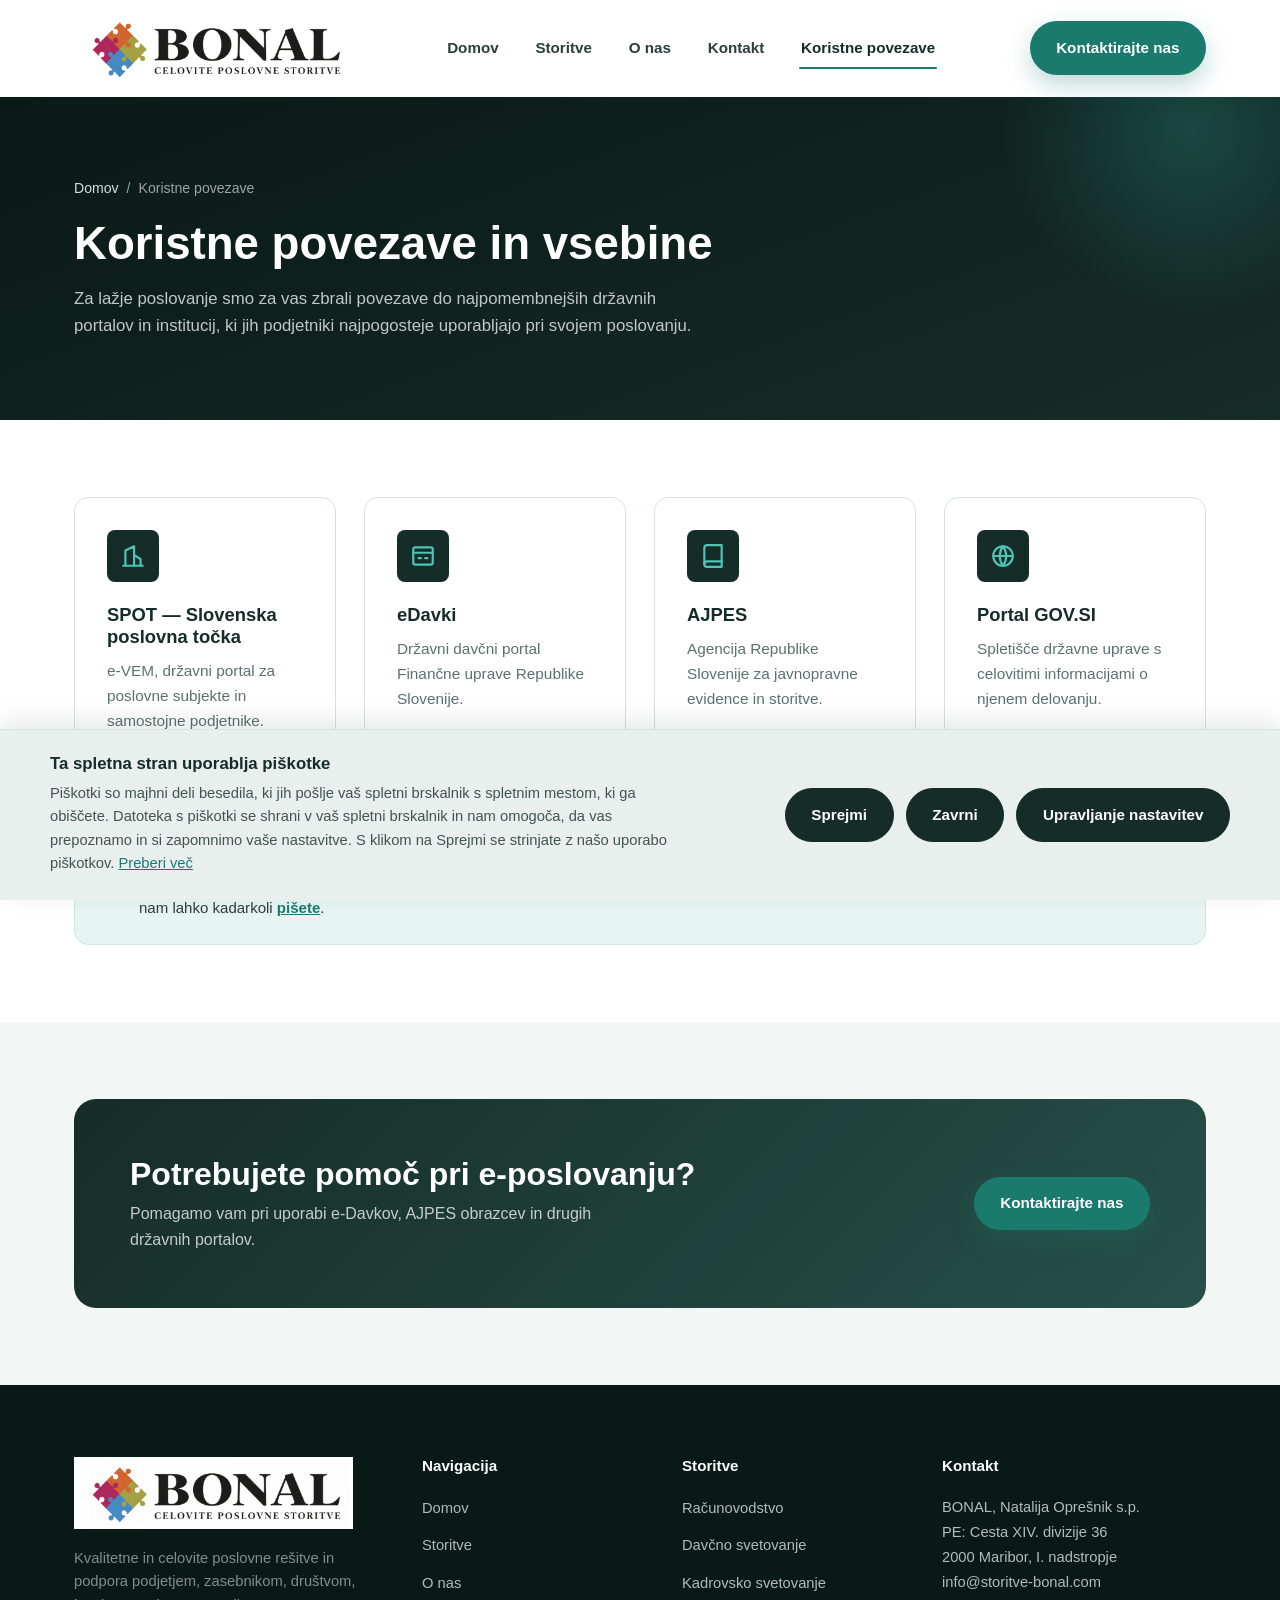
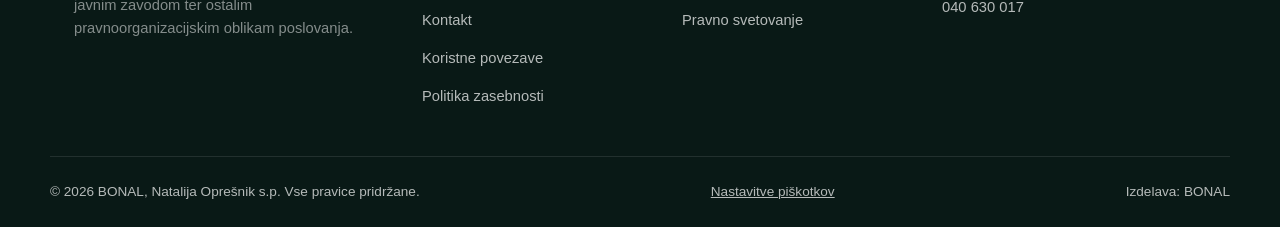
<file: koristne-povezave.html>
﻿<!DOCTYPE html>
<html lang="sl">
<head>
<meta charset="UTF-8">
<meta name="viewport" content="width=device-width, initial-scale=1.0">
<title>Koristne povezave | BONAL — Celovite poslovne storitve</title>
<meta name="description" content="Koristne povezave za poslovanje: SPOT e-VEM, eDavki, AJPES in Portal GOV.SI — zbrano na enem mestu s strani BONAL.">
<link rel="canonical" href="https://storitve-bonal.com/koristne-povezave-in-vsebine">

<link rel="stylesheet" href="styles.css">
</head>
<body>
<a class="skip-link" href="#main">Skoči na vsebino</a>

<header class="site-header">
  <div class="container header-inner">
    <a href="index.html" class="brand">
      <img src="assets/logo-transparent.png" alt="BONAL — Celovite poslovne storitve" class="brand-logo-full">
    </a>

    <nav class="main-nav" id="main-nav" aria-label="Glavna navigacija">
      <a href="index.html">Domov</a>
      <a href="storitve.html">Storitve</a>
      <a href="o-nas.html">O nas</a>
      <a href="kontakt.html">Kontakt</a>
      <a href="koristne-povezave.html" aria-current="page">Koristne povezave</a>
      <a href="kontakt.html" class="btn btn-primary">Kontaktirajte nas</a>
    </nav>

    <div class="header-actions">
      <a href="kontakt.html" class="btn btn-primary">Kontaktirajte nas</a>
      <button class="nav-toggle" aria-label="Odpri navigacijo" aria-expanded="false" aria-controls="main-nav">
        <span></span><span></span><span></span>
      </button>
    </div>
  </div>
</header>

<main id="main">

  <section class="page-header">
    <div class="container">
      <nav class="breadcrumbs" aria-label="Zaporedje strani">
        <a href="index.html">Domov</a> / <span>Koristne povezave</span>
      </nav>
      <h1>Koristne povezave in vsebine</h1>
      <p>Za lažje poslovanje smo za vas zbrali povezave do najpomembnejših državnih portalov in institucij, ki jih podjetniki najpogosteje uporabljajo pri svojem poslovanju.</p>
    </div>
  </section>

  <section class="section">
    <div class="container">
      <div class="grid grid-4">

        <a class="card link-card reveal" href="https://evem.gov.si/" target="_blank" rel="noopener noreferrer">
          <div class="card-icon">
            <svg viewBox="0 0 24 24" fill="none" stroke="currentColor" stroke-width="2" stroke-linecap="round" stroke-linejoin="round" aria-hidden="true"><path d="M3 21h18M5 21V7l8-4v18M13 21V11l6 4v6"/></svg>
          </div>
          <h3>SPOT — Slovenska poslovna točka</h3>
          <p>e-VEM, državni portal za poslovne subjekte in samostojne podjetnike.</p>
          <span class="url-pill">evem.gov.si
            <svg viewBox="0 0 24 24" fill="none" stroke="currentColor" stroke-width="2" stroke-linecap="round" stroke-linejoin="round" aria-hidden="true"><path d="M7 17 17 7M7 7h10v10"/></svg>
          </span>
        </a>

        <a class="card link-card reveal" href="https://edavki.durs.si/" target="_blank" rel="noopener noreferrer">
          <div class="card-icon">
            <svg viewBox="0 0 24 24" fill="none" stroke="currentColor" stroke-width="2" stroke-linecap="round" stroke-linejoin="round" aria-hidden="true"><rect x="3" y="4" width="18" height="16" rx="2"/><path d="M3 9h18M8 14h2m4 0h2"/></svg>
          </div>
          <h3>eDavki</h3>
          <p>Državni davčni portal Finančne uprave Republike Slovenije.</p>
          <span class="url-pill">edavki.durs.si
            <svg viewBox="0 0 24 24" fill="none" stroke="currentColor" stroke-width="2" stroke-linecap="round" stroke-linejoin="round" aria-hidden="true"><path d="M7 17 17 7M7 7h10v10"/></svg>
          </span>
        </a>

        <a class="card link-card reveal" href="https://www.ajpes.si/" target="_blank" rel="noopener noreferrer">
          <div class="card-icon">
            <svg viewBox="0 0 24 24" fill="none" stroke="currentColor" stroke-width="2" stroke-linecap="round" stroke-linejoin="round" aria-hidden="true"><path d="M4 19.5A2.5 2.5 0 0 1 6.5 17H20"/><path d="M6.5 2H20v20H6.5A2.5 2.5 0 0 1 4 19.5v-15A2.5 2.5 0 0 1 6.5 2z"/></svg>
          </div>
          <h3>AJPES</h3>
          <p>Agencija Republike Slovenije za javnopravne evidence in storitve.</p>
          <span class="url-pill">ajpes.si
            <svg viewBox="0 0 24 24" fill="none" stroke="currentColor" stroke-width="2" stroke-linecap="round" stroke-linejoin="round" aria-hidden="true"><path d="M7 17 17 7M7 7h10v10"/></svg>
          </span>
        </a>

        <a class="card link-card reveal" href="https://www.gov.si/" target="_blank" rel="noopener noreferrer">
          <div class="card-icon">
            <svg viewBox="0 0 24 24" fill="none" stroke="currentColor" stroke-width="2" stroke-linecap="round" stroke-linejoin="round" aria-hidden="true"><circle cx="12" cy="12" r="9"/><path d="M3 12h18M12 3a15 15 0 0 1 0 18 15 15 0 0 1 0-18z"/></svg>
          </div>
          <h3>Portal GOV.SI</h3>
          <p>Spletišče državne uprave s celovitimi informacijami o njenem delovanju.</p>
          <span class="url-pill">gov.si
            <svg viewBox="0 0 24 24" fill="none" stroke="currentColor" stroke-width="2" stroke-linecap="round" stroke-linejoin="round" aria-hidden="true"><path d="M7 17 17 7M7 7h10v10"/></svg>
          </span>
        </a>

      </div>

      <div class="notice-box reveal">
        <svg viewBox="0 0 24 24" fill="none" stroke="currentColor" stroke-width="2" stroke-linecap="round" stroke-linejoin="round" aria-hidden="true"><circle cx="12" cy="12" r="9"/><path d="M12 8v4M12 16h.01"/></svg>
        <p>Povezave vodijo na zunanje, uradne državne portale, ki niso v lasti ali pod upravljanjem BONAL. Za pomoč pri uporabi portalov ali izpolnjevanju obrazcev nam lahko kadarkoli <a href="kontakt.html" style="color:var(--blue-600); font-weight:600; text-decoration:underline;">pišete</a>.</p>
      </div>
    </div>
  </section>

  <section class="section section-alt">
    <div class="container">
      <div class="cta-banner reveal">
        <div>
          <h2>Potrebujete pomoč pri e-poslovanju?</h2>
          <p>Pomagamo vam pri uporabi e-Davkov, AJPES obrazcev in drugih državnih portalov.</p>
        </div>
        <div class="cta-actions">
          <a href="kontakt.html" class="btn btn-primary">Kontaktirajte nas</a>
        </div>
      </div>
    </div>
  </section>

</main>

<footer class="site-footer">
  <div class="container footer-grid">
    <div class="footer-brand">
      <a href="index.html" class="brand">
        <img src="assets/logo-new.png" alt="BONAL — Celovite poslovne storitve" class="brand-logo-full">
      </a>
      <p>Kvalitetne in celovite poslovne rešitve in podpora podjetjem, zasebnikom, društvom, javnim zavodom ter ostalim pravnoorganizacijskim oblikam poslovanja.</p>
    </div>

    <div class="footer-col">
      <h4>Navigacija</h4>
      <ul>
        <li><a href="index.html">Domov</a></li>
        <li><a href="storitve.html">Storitve</a></li>
        <li><a href="o-nas.html">O nas</a></li>
        <li><a href="kontakt.html">Kontakt</a></li>
        <li><a href="koristne-povezave.html">Koristne povezave</a></li>
        <li><a href="politika-zasebnosti.html">Politika zasebnosti</a></li>
      </ul>
    </div>

    <div class="footer-col">
      <h4>Storitve</h4>
      <ul>
        <li><a href="storitve.html#racunovodstvo">Računovodstvo</a></li>
        <li><a href="storitve.html#davki">Davčno svetovanje</a></li>
        <li><a href="storitve.html#kadri">Kadrovsko svetovanje</a></li>
        <li><a href="storitve.html#pravno">Pravno svetovanje</a></li>
      </ul>
    </div>

    <div class="footer-col">
      <h4>Kontakt</h4>
      <address>
        BONAL, Natalija Oprešnik s.p.<br>
        PE: Cesta XIV. divizije 36<br>
        2000 Maribor, I. nadstropje<br>
        <a href="mailto:info@storitve-bonal.com">info@storitve-bonal.com</a><br>
        <a href="tel:+38640630017">040 630 017</a>
      </address>
    </div>
  </div>

  <div class="container footer-bottom">
    <span>© <span id="current-year">2026</span> BONAL, Natalija Oprešnik s.p. Vse pravice pridržane.</span>
    <button type="button" class="footer-cookie-link js-cookie-settings-trigger" id="footer-cookie-settings">Nastavitve piškotkov</button>
    <span>Izdelava: BONAL</span>
  </div>
</footer>

<button class="back-to-top" aria-label="Nazaj na vrh">
  <svg viewBox="0 0 24 24" fill="none" stroke="currentColor" stroke-width="2" stroke-linecap="round" stroke-linejoin="round" aria-hidden="true"><path d="M12 19V5M5 12l7-7 7 7"/></svg>
</button>

<div class="cookie-banner" id="cookie-banner" role="region" aria-label="Obvestilo o piškotkih" hidden>
  <div class="cookie-banner-inner">
    <div class="cookie-banner-text">
      <h2>Ta spletna stran uporablja piškotke</h2>
      <p>Piškotki so majhni deli besedila, ki jih pošlje vaš spletni brskalnik s spletnim mestom, ki ga obiščete. Datoteka s piškotki se shrani v vaš spletni brskalnik in nam omogoča, da vas prepoznamo in si zapomnimo vaše nastavitve. S klikom na Sprejmi se strinjate z našo uporabo piškotkov. <button type="button" class="cookie-link" id="cookie-more">Preberi več</button></p>
    </div>
    <div class="cookie-banner-actions">
      <button type="button" class="btn cookie-btn" id="cookie-accept">Sprejmi</button>
      <button type="button" class="btn cookie-btn" id="cookie-reject">Zavrni</button>
      <button type="button" class="btn cookie-btn" id="cookie-manage">Upravljanje nastavitev</button>
    </div>
  </div>
</div>

<div class="cookie-modal-overlay" id="cookie-modal-overlay" hidden>
  <div class="cookie-modal" role="dialog" aria-modal="true" aria-labelledby="cookie-modal-title">
    <button type="button" class="cookie-modal-close" id="cookie-modal-close" aria-label="Zapri">
      <svg viewBox="0 0 24 24" fill="none" stroke="currentColor" stroke-width="2" stroke-linecap="round" stroke-linejoin="round" aria-hidden="true"><path d="M18 6 6 18M6 6l12 12"/></svg>
    </button>
    <h2 id="cookie-modal-title">Vaše možnosti zasebnosti</h2>
    <p class="cookie-modal-subtitle">Ta spletna stran uporablja piškotke</p>
    <p>Spodaj so navedene vse kategorije, ki dejansko obstajajo na tem spletnem mestu — brez navideznih možnosti. Neobvezno kategorijo lahko kadarkoli sprejmete ali zavrnete; vaša izbira velja na vseh straneh, dokler je ne spremenite. Podrobnosti si preberite v <a href="politika-zasebnosti.html">politiki zasebnosti</a>.</p>

    <h3>Kategorije</h3>

    <div class="cookie-category">
      <div class="cookie-category-text">
        <h4>Google Maps (vdelana vsebina)</h4>
        <p>Na strani Kontakt je na voljo zemljevid Google Maps. Ob prikazu zemljevida se vzpostavi povezava s strežniki Google, ki lahko obdelajo vaš IP naslov skladno s pravili zasebnosti Google. Zemljevid se naloži šele, ko to kategorijo potrdite — do takrat se noben podatek ne pošlje Googlu.</p>
      </div>
      <div class="cookie-toggle-wrap">
        <label class="toggle-switch">
          <input type="checkbox" id="cookie-cat-maps" data-category="maps">
          <span class="toggle-track" aria-hidden="true"></span>
        </label>
        <span class="toggle-state" data-state-for="cookie-cat-maps">Izključen</span>
      </div>
    </div>

    <div class="cookie-category">
      <div class="cookie-category-text">
        <h4>Bistveno</h4>
        <p>Nujno potrebno za shranjevanje vaše izbire o piškotkih (lokalno v vašem brskalniku) in za osnovno delovanje strani. Ti podatki se ne pošiljajo nikamor. Odjava ni na voljo, ker je ta shramba izvzeta iz zahteve po soglasju (3. odst. 5. člena Direktive 2002/58/ES o zasebnosti in elektronskih komunikacijah).</p>
      </div>
      <div class="cookie-toggle-wrap">
        <label class="toggle-switch">
          <input type="checkbox" id="cookie-cat-essential" data-category="essential" checked disabled>
          <span class="toggle-track" aria-hidden="true"></span>
        </label>
      </div>
    </div>

    <button type="button" class="btn btn-primary btn-block cookie-save" id="cookie-save">Shrani</button>

    <p class="cookie-privacy-contact">Vprašanja o zasebnosti in piškotkih nam lahko pošljete na <a href="mailto:info@storitve-bonal.com">info@storitve-bonal.com</a>. Pritožbo glede obdelave osebnih podatkov lahko vložite tudi pri <a href="https://www.ip-rs.si" target="_blank" rel="noopener noreferrer">Informacijskem pooblaščencu RS</a>.</p>
  </div>
</div>

<script src="script.js"></script>
</body>
</html>
</file>
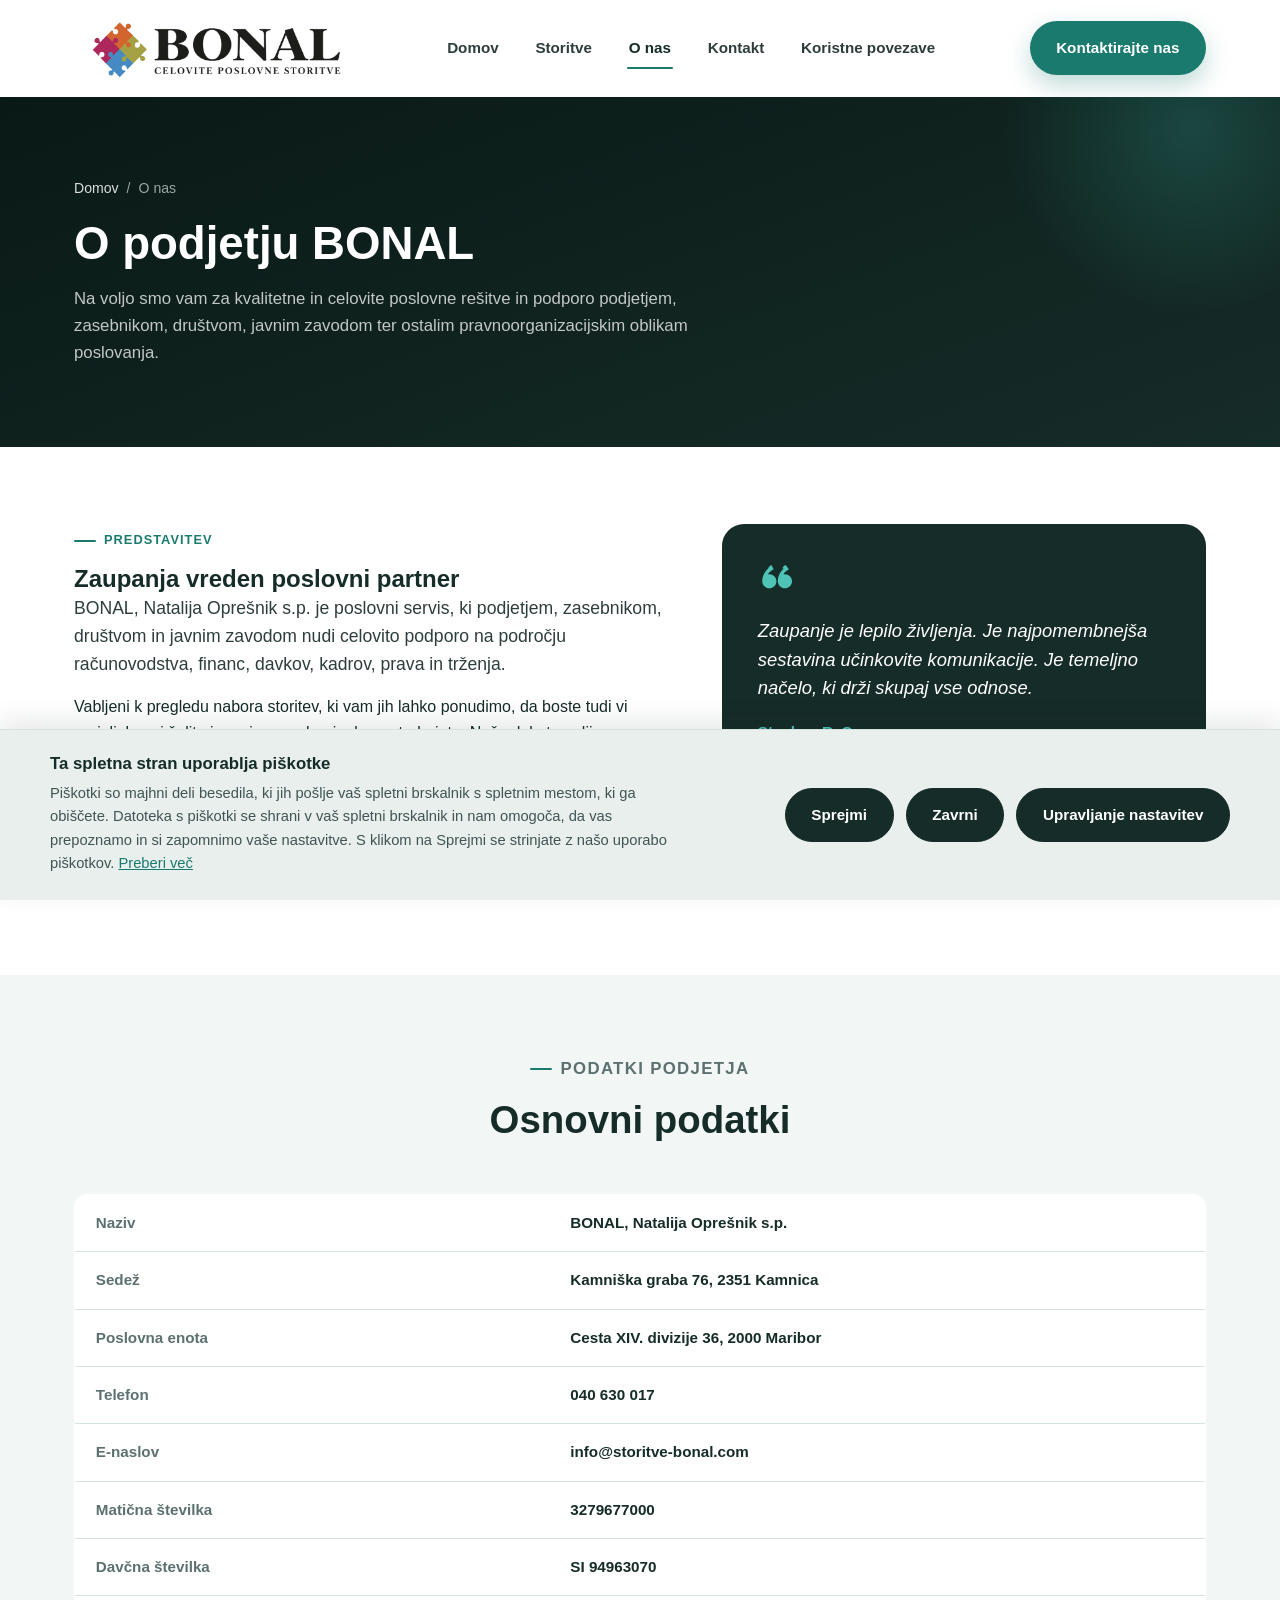
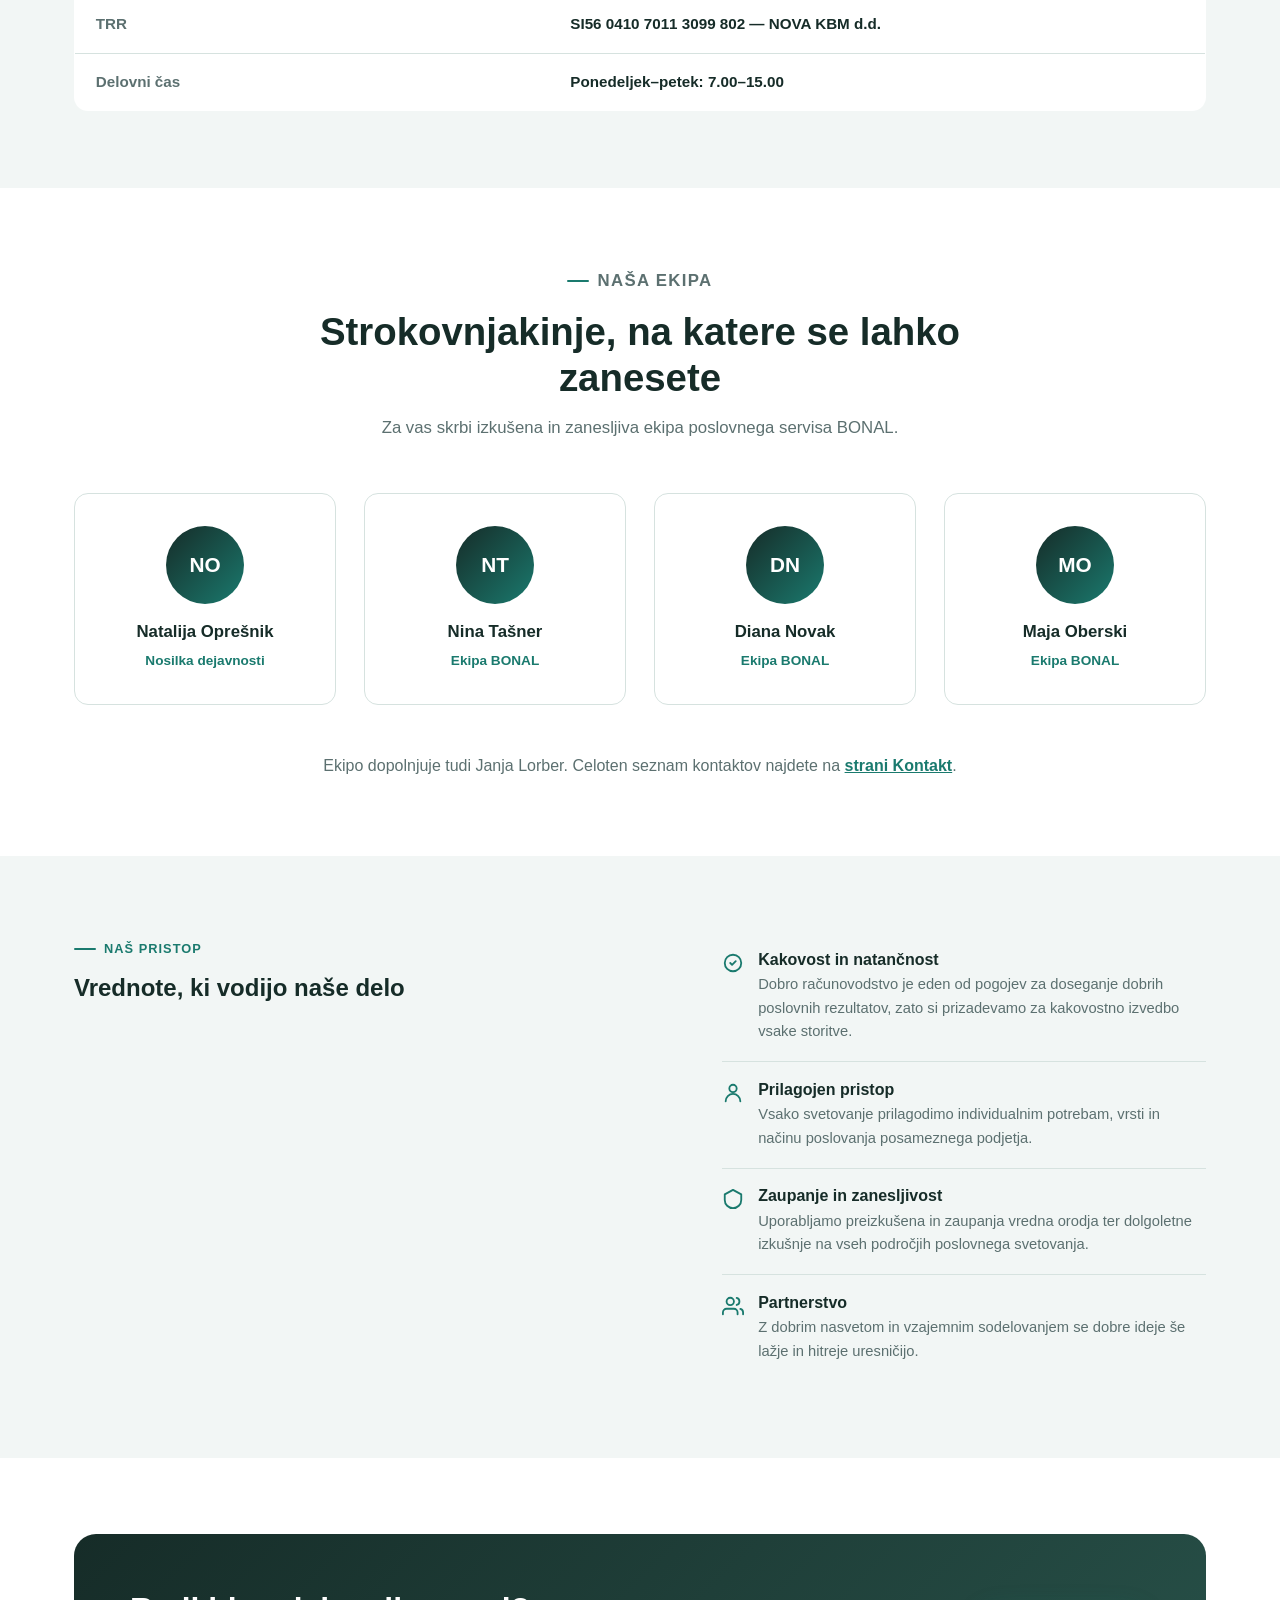
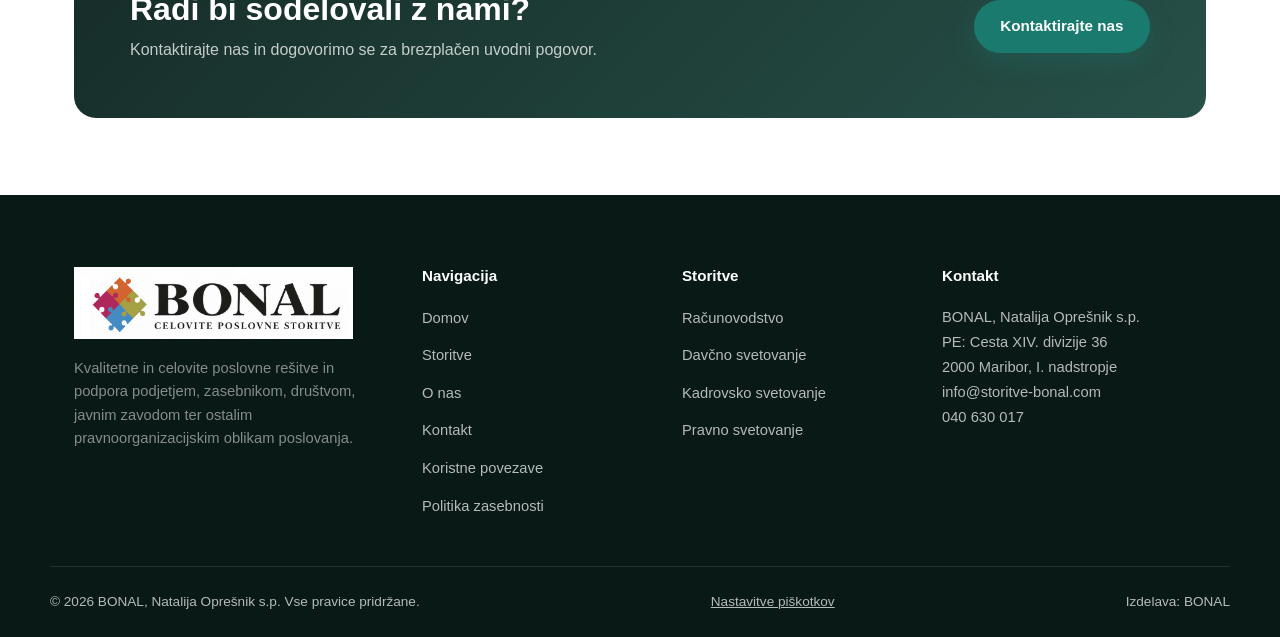
<file: o-nas.html>
﻿<!DOCTYPE html>
<html lang="sl">
<head>
<meta charset="UTF-8">
<meta name="viewport" content="width=device-width, initial-scale=1.0">
<title>O nas | BONAL — Celovite poslovne storitve</title>
<meta name="description" content="Spoznajte BONAL, Natalija Oprešnik s.p. — podatke podjetja, ekipo in vrednote poslovnega servisa iz Maribora.">
<link rel="canonical" href="https://storitve-bonal.com/o-nas">

<link rel="stylesheet" href="styles.css">
</head>
<body>
<a class="skip-link" href="#main">Skoči na vsebino</a>

<header class="site-header">
  <div class="container header-inner">
    <a href="index.html" class="brand">
      <img src="assets/logo-transparent.png" alt="BONAL — Celovite poslovne storitve" class="brand-logo-full">
    </a>

    <nav class="main-nav" id="main-nav" aria-label="Glavna navigacija">
      <a href="index.html">Domov</a>
      <a href="storitve.html">Storitve</a>
      <a href="o-nas.html" aria-current="page">O nas</a>
      <a href="kontakt.html">Kontakt</a>
      <a href="koristne-povezave.html">Koristne povezave</a>
      <a href="kontakt.html" class="btn btn-primary">Kontaktirajte nas</a>
    </nav>

    <div class="header-actions">
      <a href="kontakt.html" class="btn btn-primary">Kontaktirajte nas</a>
      <button class="nav-toggle" aria-label="Odpri navigacijo" aria-expanded="false" aria-controls="main-nav">
        <span></span><span></span><span></span>
      </button>
    </div>
  </div>
</header>

<main id="main">

  <section class="page-header">
    <div class="container">
      <nav class="breadcrumbs" aria-label="Zaporedje strani">
        <a href="index.html">Domov</a> / <span>O nas</span>
      </nav>
      <h1>O podjetju BONAL</h1>
      <p>Na voljo smo vam za kvalitetne in celovite poslovne rešitve in podporo podjetjem, zasebnikom, društvom, javnim zavodom ter ostalim pravnoorganizacijskim oblikam poslovanja.</p>
    </div>
  </section>

  <section class="section">
    <div class="container about-lead">
      <div class="reveal">
        <p class="eyebrow">Predstavitev</p>
        <h2>Zaupanja vreden poslovni partner</h2>
        <p class="lead-text">BONAL, Natalija Oprešnik s.p. je poslovni servis, ki podjetjem, zasebnikom, društvom in javnim zavodom nudi celovito podporo na področju računovodstva, financ, davkov, kadrov, prava in trženja.</p>
        <p>Vabljeni k pregledu nabora storitev, ki vam jih lahko ponudimo, da boste tudi vi prejeli, kar si želite in, najpomembneje, kar potrebujete. Naše delo temelji na preizkušenih in zaupanja vrednih orodjih ter dolgoletnih izkušnjah, s katerimi lahko vaše poslovanje popeljemo na višjo raven.</p>
        <a href="storitve.html" class="btn btn-ghost mt-lg">Vse naše storitve
          <svg viewBox="0 0 24 24" fill="none" stroke="currentColor" stroke-width="2" stroke-linecap="round" stroke-linejoin="round" aria-hidden="true"><path d="M5 12h14M13 6l6 6-6 6"/></svg>
        </a>
      </div>

      <div class="quote-block reveal">
        <svg viewBox="0 0 24 24" fill="currentColor" aria-hidden="true"><path d="M7.17 6C4.86 8.11 3 11.35 3 15c0 2.76 2.24 5 5 5s5-2.24 5-5-2.24-5-5-5c-.36 0-.7.05-1.03.13C7.6 8.99 9.1 7.5 11 6.5L9.5 3.5C8.6 3.9 7.8 4.4 7.17 6zm11 0C15.86 8.11 14 11.35 14 15c0 2.76 2.24 5 5 5s5-2.24 5-5-2.24-5-5-5c-.36 0-.7.05-1.03.13.46-1.14 1.96-2.63 3.86-3.63L19.5 3.5c-.9.4-1.7.9-2.33 2.5z"/></svg>
        <p>Zaupanje je lepilo življenja. Je najpomembnejša sestavina učinkovite komunikacije. Je temeljno načelo, ki drži skupaj vse odnose.</p>
        <cite>Stephen R. Covey</cite>
      </div>
    </div>
  </section>

  <section class="section section-alt">
    <div class="container">
      <div class="section-head center reveal">
        <p class="eyebrow">Podatki podjetja</p>
        <h2>Osnovni podatki</h2>
      </div>

      <table class="info-table reveal">
        <tbody>
          <tr>
            <th scope="row">Naziv</th>
            <td>BONAL, Natalija Oprešnik s.p.</td>
          </tr>
          <tr>
            <th scope="row">Sedež</th>
            <td>Kamniška graba 76, 2351 Kamnica</td>
          </tr>
          <tr>
            <th scope="row">Poslovna enota</th>
            <td>Cesta XIV. divizije 36, 2000 Maribor</td>
          </tr>
          <tr>
            <th scope="row">Telefon</th>
            <td><a href="tel:+38640630017">040 630 017</a></td>
          </tr>
          <tr>
            <th scope="row">E-naslov</th>
            <td><a href="mailto:info@storitve-bonal.com">info@storitve-bonal.com</a></td>
          </tr>
          <tr>
            <th scope="row">Matična številka</th>
            <td>3279677000</td>
          </tr>
          <tr>
            <th scope="row">Davčna številka</th>
            <td>SI 94963070</td>
          </tr>
          <tr>
            <th scope="row">TRR</th>
            <td>SI56 0410 7011 3099 802 — NOVA KBM d.d.</td>
          </tr>
          <tr>
            <th scope="row">Delovni čas</th>
            <td>Ponedeljek–petek: 7.00–15.00</td>
          </tr>
        </tbody>
      </table>
    </div>
  </section>

  <section class="section">
    <div class="container">
      <div class="section-head center reveal">
        <p class="eyebrow">Naša ekipa</p>
        <h2>Strokovnjakinje, na katere se lahko zanesete</h2>
        <p>Za vas skrbi izkušena in zanesljiva ekipa poslovnega servisa BONAL.</p>
      </div>

      <div class="grid grid-4">
        <div class="card team-member reveal">
          <div class="avatar" aria-hidden="true">NO</div>
          <h3>Natalija Oprešnik</h3>
          <span>Nosilka dejavnosti</span>
        </div>
        <div class="card team-member reveal">
          <div class="avatar" aria-hidden="true">NT</div>
          <h3>Nina Tašner</h3>
          <span>Ekipa BONAL</span>
        </div>
        <div class="card team-member reveal">
          <div class="avatar" aria-hidden="true">DN</div>
          <h3>Diana Novak</h3>
          <span>Ekipa BONAL</span>
        </div>
        <div class="card team-member reveal">
          <div class="avatar" aria-hidden="true">MO</div>
          <h3>Maja Oberski</h3>
          <span>Ekipa BONAL</span>
        </div>
      </div>
      <p class="text-center mt-lg" style="color:var(--muted)">Ekipo dopolnjuje tudi Janja Lorber. Celoten seznam kontaktov najdete na <a href="kontakt.html" style="color:var(--blue-600); font-weight:600; text-decoration:underline;">strani Kontakt</a>.</p>
    </div>
  </section>

  <section class="section section-alt">
    <div class="container about-lead">
      <div class="reveal">
        <p class="eyebrow">Naš pristop</p>
        <h2>Vrednote, ki vodijo naše delo</h2>
      </div>

      <ul class="values-list reveal">
        <li>
          <svg viewBox="0 0 24 24" fill="none" stroke="currentColor" stroke-width="2" stroke-linecap="round" stroke-linejoin="round" aria-hidden="true"><path d="m9 12 2 2 4-4"/><circle cx="12" cy="12" r="9"/></svg>
          <div>
            <h4>Kakovost in natančnost</h4>
            <p>Dobro računovodstvo je eden od pogojev za doseganje dobrih poslovnih rezultatov, zato si prizadevamo za kakovostno izvedbo vsake storitve.</p>
          </div>
        </li>
        <li>
          <svg viewBox="0 0 24 24" fill="none" stroke="currentColor" stroke-width="2" stroke-linecap="round" stroke-linejoin="round" aria-hidden="true"><path d="M20 21a8 8 0 1 0-16 0"/><circle cx="12" cy="7" r="4"/></svg>
          <div>
            <h4>Prilagojen pristop</h4>
            <p>Vsako svetovanje prilagodimo individualnim potrebam, vrsti in načinu poslovanja posameznega podjetja.</p>
          </div>
        </li>
        <li>
          <svg viewBox="0 0 24 24" fill="none" stroke="currentColor" stroke-width="2" stroke-linecap="round" stroke-linejoin="round" aria-hidden="true"><path d="M12 2 3 7v6c0 5 4 9 9 9s9-4 9-9V7z"/></svg>
          <div>
            <h4>Zaupanje in zanesljivost</h4>
            <p>Uporabljamo preizkušena in zaupanja vredna orodja ter dolgoletne izkušnje na vseh področjih poslovnega svetovanja.</p>
          </div>
        </li>
        <li>
          <svg viewBox="0 0 24 24" fill="none" stroke="currentColor" stroke-width="2" stroke-linecap="round" stroke-linejoin="round" aria-hidden="true"><path d="M17 21v-2a4 4 0 0 0-4-4H5a4 4 0 0 0-4 4v2"/><circle cx="9" cy="7" r="4"/><path d="M23 21v-2a4 4 0 0 0-3-3.87M16 3.13a4 4 0 0 1 0 7.75"/></svg>
          <div>
            <h4>Partnerstvo</h4>
            <p>Z dobrim nasvetom in vzajemnim sodelovanjem se dobre ideje še lažje in hitreje uresničijo.</p>
          </div>
        </li>
      </ul>
    </div>
  </section>

  <section class="section">
    <div class="container">
      <div class="cta-banner reveal">
        <div>
          <h2>Radi bi sodelovali z nami?</h2>
          <p>Kontaktirajte nas in dogovorimo se za brezplačen uvodni pogovor.</p>
        </div>
        <div class="cta-actions">
          <a href="kontakt.html" class="btn btn-primary">Kontaktirajte nas</a>
        </div>
      </div>
    </div>
  </section>

</main>

<footer class="site-footer">
  <div class="container footer-grid">
    <div class="footer-brand">
      <a href="index.html" class="brand">
        <img src="assets/logo-new.png" alt="BONAL — Celovite poslovne storitve" class="brand-logo-full">
      </a>
      <p>Kvalitetne in celovite poslovne rešitve in podpora podjetjem, zasebnikom, društvom, javnim zavodom ter ostalim pravnoorganizacijskim oblikam poslovanja.</p>
    </div>

    <div class="footer-col">
      <h4>Navigacija</h4>
      <ul>
        <li><a href="index.html">Domov</a></li>
        <li><a href="storitve.html">Storitve</a></li>
        <li><a href="o-nas.html">O nas</a></li>
        <li><a href="kontakt.html">Kontakt</a></li>
        <li><a href="koristne-povezave.html">Koristne povezave</a></li>
        <li><a href="politika-zasebnosti.html">Politika zasebnosti</a></li>
      </ul>
    </div>

    <div class="footer-col">
      <h4>Storitve</h4>
      <ul>
        <li><a href="storitve.html#racunovodstvo">Računovodstvo</a></li>
        <li><a href="storitve.html#davki">Davčno svetovanje</a></li>
        <li><a href="storitve.html#kadri">Kadrovsko svetovanje</a></li>
        <li><a href="storitve.html#pravno">Pravno svetovanje</a></li>
      </ul>
    </div>

    <div class="footer-col">
      <h4>Kontakt</h4>
      <address>
        BONAL, Natalija Oprešnik s.p.<br>
        PE: Cesta XIV. divizije 36<br>
        2000 Maribor, I. nadstropje<br>
        <a href="mailto:info@storitve-bonal.com">info@storitve-bonal.com</a><br>
        <a href="tel:+38640630017">040 630 017</a>
      </address>
    </div>
  </div>

  <div class="container footer-bottom">
    <span>© <span id="current-year">2026</span> BONAL, Natalija Oprešnik s.p. Vse pravice pridržane.</span>
    <button type="button" class="footer-cookie-link js-cookie-settings-trigger" id="footer-cookie-settings">Nastavitve piškotkov</button>
    <span>Izdelava: BONAL</span>
  </div>
</footer>

<button class="back-to-top" aria-label="Nazaj na vrh">
  <svg viewBox="0 0 24 24" fill="none" stroke="currentColor" stroke-width="2" stroke-linecap="round" stroke-linejoin="round" aria-hidden="true"><path d="M12 19V5M5 12l7-7 7 7"/></svg>
</button>

<div class="cookie-banner" id="cookie-banner" role="region" aria-label="Obvestilo o piškotkih" hidden>
  <div class="cookie-banner-inner">
    <div class="cookie-banner-text">
      <h2>Ta spletna stran uporablja piškotke</h2>
      <p>Piškotki so majhni deli besedila, ki jih pošlje vaš spletni brskalnik s spletnim mestom, ki ga obiščete. Datoteka s piškotki se shrani v vaš spletni brskalnik in nam omogoča, da vas prepoznamo in si zapomnimo vaše nastavitve. S klikom na Sprejmi se strinjate z našo uporabo piškotkov. <button type="button" class="cookie-link" id="cookie-more">Preberi več</button></p>
    </div>
    <div class="cookie-banner-actions">
      <button type="button" class="btn cookie-btn" id="cookie-accept">Sprejmi</button>
      <button type="button" class="btn cookie-btn" id="cookie-reject">Zavrni</button>
      <button type="button" class="btn cookie-btn" id="cookie-manage">Upravljanje nastavitev</button>
    </div>
  </div>
</div>

<div class="cookie-modal-overlay" id="cookie-modal-overlay" hidden>
  <div class="cookie-modal" role="dialog" aria-modal="true" aria-labelledby="cookie-modal-title">
    <button type="button" class="cookie-modal-close" id="cookie-modal-close" aria-label="Zapri">
      <svg viewBox="0 0 24 24" fill="none" stroke="currentColor" stroke-width="2" stroke-linecap="round" stroke-linejoin="round" aria-hidden="true"><path d="M18 6 6 18M6 6l12 12"/></svg>
    </button>
    <h2 id="cookie-modal-title">Vaše možnosti zasebnosti</h2>
    <p class="cookie-modal-subtitle">Ta spletna stran uporablja piškotke</p>
    <p>Spodaj so navedene vse kategorije, ki dejansko obstajajo na tem spletnem mestu — brez navideznih možnosti. Neobvezno kategorijo lahko kadarkoli sprejmete ali zavrnete; vaša izbira velja na vseh straneh, dokler je ne spremenite. Podrobnosti si preberite v <a href="politika-zasebnosti.html">politiki zasebnosti</a>.</p>

    <h3>Kategorije</h3>

    <div class="cookie-category">
      <div class="cookie-category-text">
        <h4>Google Maps (vdelana vsebina)</h4>
        <p>Na strani Kontakt je na voljo zemljevid Google Maps. Ob prikazu zemljevida se vzpostavi povezava s strežniki Google, ki lahko obdelajo vaš IP naslov skladno s pravili zasebnosti Google. Zemljevid se naloži šele, ko to kategorijo potrdite — do takrat se noben podatek ne pošlje Googlu.</p>
      </div>
      <div class="cookie-toggle-wrap">
        <label class="toggle-switch">
          <input type="checkbox" id="cookie-cat-maps" data-category="maps">
          <span class="toggle-track" aria-hidden="true"></span>
        </label>
        <span class="toggle-state" data-state-for="cookie-cat-maps">Izključen</span>
      </div>
    </div>

    <div class="cookie-category">
      <div class="cookie-category-text">
        <h4>Bistveno</h4>
        <p>Nujno potrebno za shranjevanje vaše izbire o piškotkih (lokalno v vašem brskalniku) in za osnovno delovanje strani. Ti podatki se ne pošiljajo nikamor. Odjava ni na voljo, ker je ta shramba izvzeta iz zahteve po soglasju (3. odst. 5. člena Direktive 2002/58/ES o zasebnosti in elektronskih komunikacijah).</p>
      </div>
      <div class="cookie-toggle-wrap">
        <label class="toggle-switch">
          <input type="checkbox" id="cookie-cat-essential" data-category="essential" checked disabled>
          <span class="toggle-track" aria-hidden="true"></span>
        </label>
      </div>
    </div>

    <button type="button" class="btn btn-primary btn-block cookie-save" id="cookie-save">Shrani</button>

    <p class="cookie-privacy-contact">Vprašanja o zasebnosti in piškotkih nam lahko pošljete na <a href="mailto:info@storitve-bonal.com">info@storitve-bonal.com</a>. Pritožbo glede obdelave osebnih podatkov lahko vložite tudi pri <a href="https://www.ip-rs.si" target="_blank" rel="noopener noreferrer">Informacijskem pooblaščencu RS</a>.</p>
  </div>
</div>

<script src="script.js"></script>
</body>
</html>
</file>
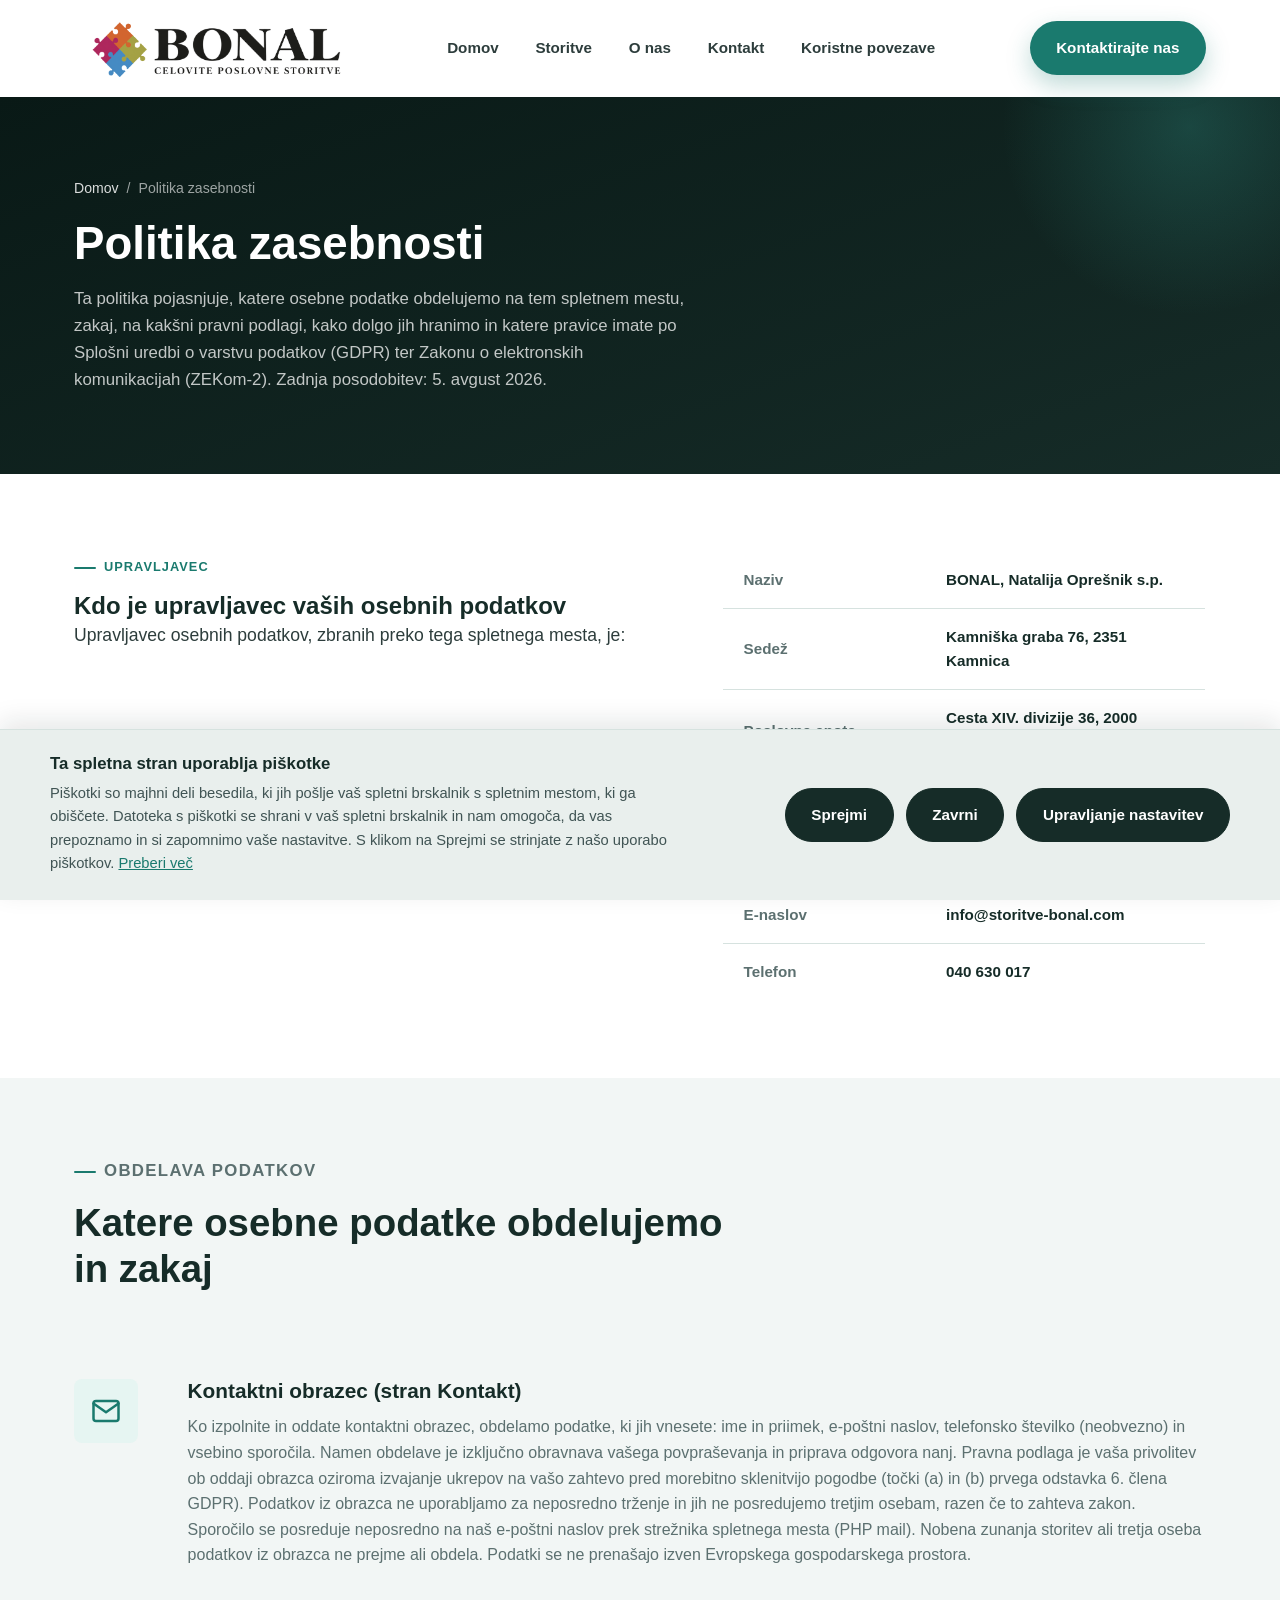
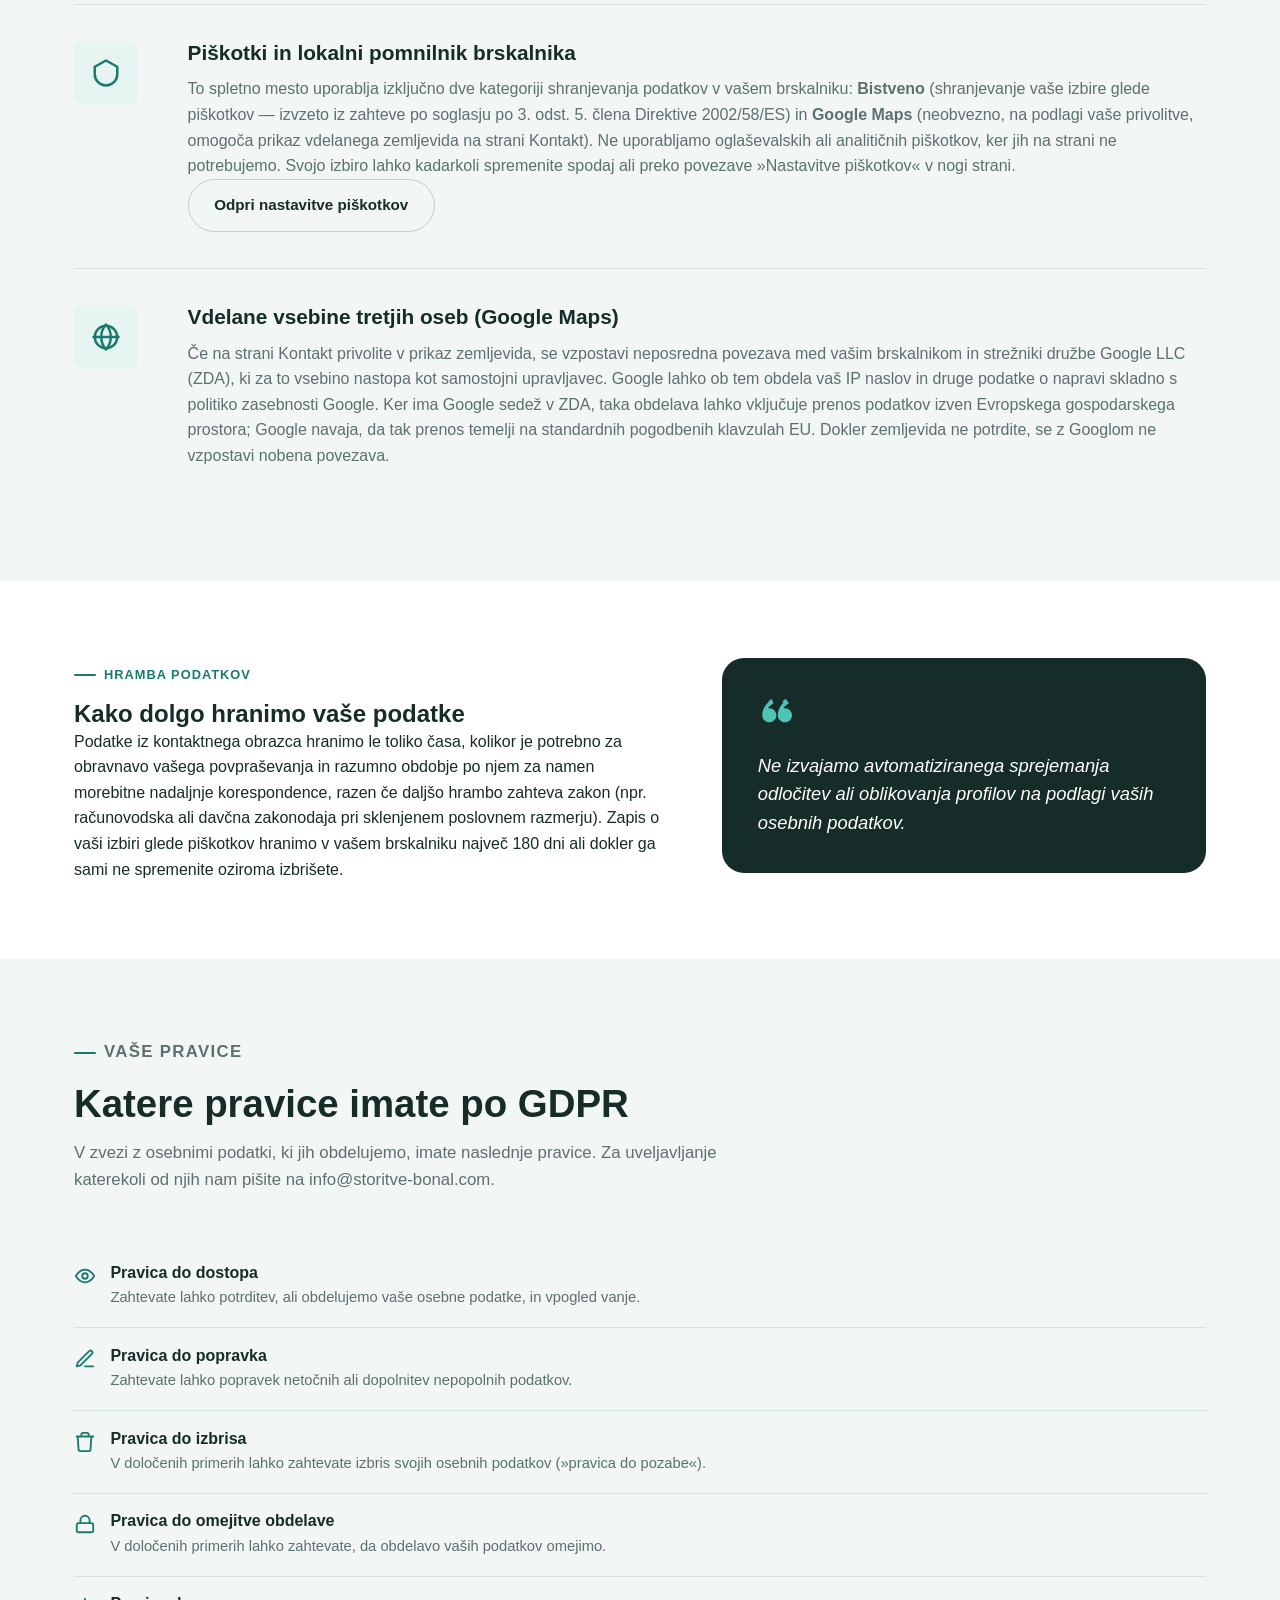
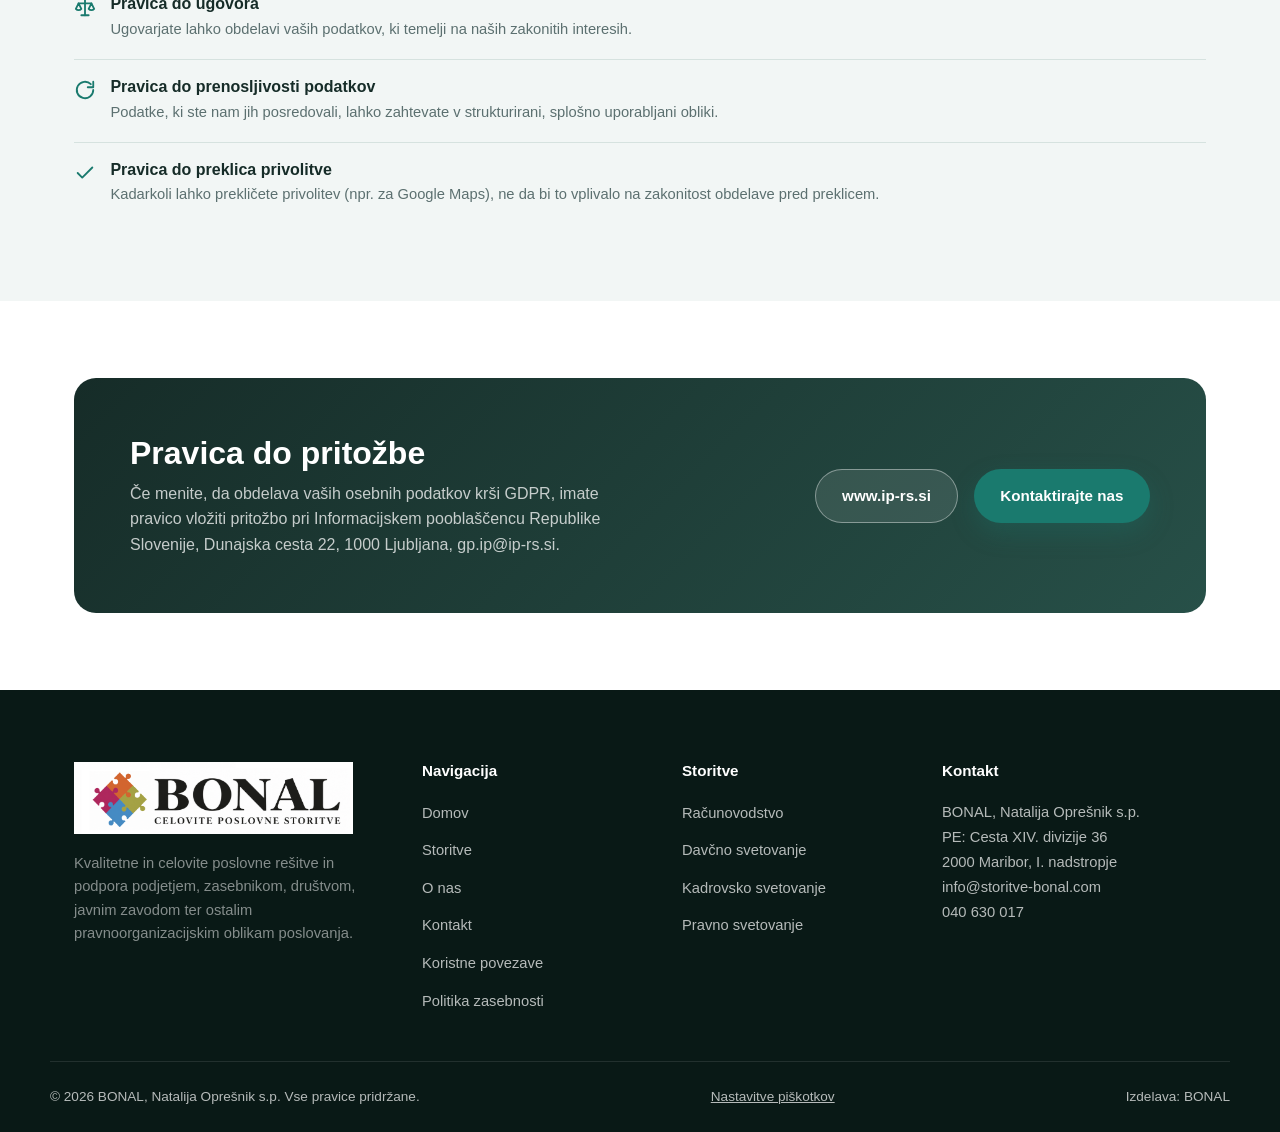
<file: politika-zasebnosti.html>
﻿<!DOCTYPE html>
<html lang="sl">
<head>
<meta charset="UTF-8">
<meta name="viewport" content="width=device-width, initial-scale=1.0">
<title>Politika zasebnosti | BONAL — Celovite poslovne storitve</title>
<meta name="description" content="Politika zasebnosti BONAL, Natalija Oprešnik s.p. — kateri osebni podatki se obdelujejo, na kakšni pravni podlagi, kako dolgo se hranijo in kakšne so vaše pravice po GDPR.">
<link rel="canonical" href="https://storitve-bonal.com/politika-zasebnosti">

<link rel="stylesheet" href="styles.css">
</head>
<body>
<a class="skip-link" href="#main">Skoči na vsebino</a>

<header class="site-header">
  <div class="container header-inner">
    <a href="index.html" class="brand">
      <img src="assets/logo-transparent.png" alt="BONAL — Celovite poslovne storitve" class="brand-logo-full">
    </a>

    <nav class="main-nav" id="main-nav" aria-label="Glavna navigacija">
      <a href="index.html">Domov</a>
      <a href="storitve.html">Storitve</a>
      <a href="o-nas.html">O nas</a>
      <a href="kontakt.html">Kontakt</a>
      <a href="koristne-povezave.html">Koristne povezave</a>
      <a href="kontakt.html" class="btn btn-primary">Kontaktirajte nas</a>
    </nav>

    <div class="header-actions">
      <a href="kontakt.html" class="btn btn-primary">Kontaktirajte nas</a>
      <button class="nav-toggle" aria-label="Odpri navigacijo" aria-expanded="false" aria-controls="main-nav">
        <span></span><span></span><span></span>
      </button>
    </div>
  </div>
</header>

<main id="main">

  <section class="page-header">
    <div class="container">
      <nav class="breadcrumbs" aria-label="Zaporedje strani">
        <a href="index.html">Domov</a> / <span>Politika zasebnosti</span>
      </nav>
      <h1>Politika zasebnosti</h1>
      <p>Ta politika pojasnjuje, katere osebne podatke obdelujemo na tem spletnem mestu, zakaj, na kakšni pravni podlagi, kako dolgo jih hranimo in katere pravice imate po Splošni uredbi o varstvu podatkov (GDPR) ter Zakonu o elektronskih komunikacijah (ZEKom-2). Zadnja posodobitev: 5. avgust 2026.</p>
    </div>
  </section>

  <section class="section">
    <div class="container about-lead">
      <div class="reveal">
        <p class="eyebrow">Upravljavec</p>
        <h2>Kdo je upravljavec vaših osebnih podatkov</h2>
        <p class="lead-text">Upravljavec osebnih podatkov, zbranih preko tega spletnega mesta, je:</p>
      </div>

      <table class="info-table reveal">
        <tbody>
          <tr>
            <th scope="row">Naziv</th>
            <td>BONAL, Natalija Oprešnik s.p.</td>
          </tr>
          <tr>
            <th scope="row">Sedež</th>
            <td>Kamniška graba 76, 2351 Kamnica</td>
          </tr>
          <tr>
            <th scope="row">Poslovna enota</th>
            <td>Cesta XIV. divizije 36, 2000 Maribor</td>
          </tr>
          <tr>
            <th scope="row">Matična številka</th>
            <td>3279677000</td>
          </tr>
          <tr>
            <th scope="row">Davčna številka</th>
            <td>SI 94963070</td>
          </tr>
          <tr>
            <th scope="row">E-naslov</th>
            <td><a href="mailto:info@storitve-bonal.com">info@storitve-bonal.com</a></td>
          </tr>
          <tr>
            <th scope="row">Telefon</th>
            <td><a href="tel:+38640630017">040 630 017</a></td>
          </tr>
        </tbody>
      </table>
    </div>
  </section>

  <section class="section section-alt">
    <div class="container">
      <div class="section-head reveal">
        <p class="eyebrow">Obdelava podatkov</p>
        <h2>Katere osebne podatke obdelujemo in zakaj</h2>
      </div>

      <div class="service-detail reveal">
        <div class="card-icon">
          <svg viewBox="0 0 24 24" fill="none" stroke="currentColor" stroke-width="2" stroke-linecap="round" stroke-linejoin="round" aria-hidden="true"><rect x="2" y="4" width="20" height="16" rx="2"/><path d="m22 6-10 7L2 6"/></svg>
        </div>
        <div>
          <h3>Kontaktni obrazec (stran Kontakt)</h3>
          <p>Ko izpolnite in oddate kontaktni obrazec, obdelamo podatke, ki jih vnesete: ime in priimek, e-poštni naslov, telefonsko številko (neobvezno) in vsebino sporočila. Namen obdelave je izključno obravnava vašega povpraševanja in priprava odgovora nanj. Pravna podlaga je vaša privolitev ob oddaji obrazca oziroma izvajanje ukrepov na vašo zahtevo pred morebitno sklenitvijo pogodbe (točki (a) in (b) prvega odstavka 6. člena GDPR). Podatkov iz obrazca ne uporabljamo za neposredno trženje in jih ne posredujemo tretjim osebam, razen če to zahteva zakon.</p>
          <p>Sporočilo se posreduje neposredno na naš e-poštni naslov prek strežnika spletnega mesta (PHP mail). Nobena zunanja storitev ali tretja oseba podatkov iz obrazca ne prejme ali obdela. Podatki se ne prenašajo izven Evropskega gospodarskega prostora.</p>
        </div>
      </div>

      <div class="service-detail reveal">
        <div class="card-icon">
          <svg viewBox="0 0 24 24" fill="none" stroke="currentColor" stroke-width="2" stroke-linecap="round" stroke-linejoin="round" aria-hidden="true"><path d="M12 2 3 7v6c0 5 4 9 9 9s9-4 9-9V7z"/></svg>
        </div>
        <div>
          <h3>Piškotki in lokalni pomnilnik brskalnika</h3>
          <p>To spletno mesto uporablja izključno dve kategoriji shranjevanja podatkov v vašem brskalniku: <strong>Bistveno</strong> (shranjevanje vaše izbire glede piškotkov — izvzeto iz zahteve po soglasju po 3. odst. 5. člena Direktive 2002/58/ES) in <strong>Google Maps</strong> (neobvezno, na podlagi vaše privolitve, omogoča prikaz vdelanega zemljevida na strani Kontakt). Ne uporabljamo oglaševalskih ali analitičnih piškotkov, ker jih na strani ne potrebujemo. Svojo izbiro lahko kadarkoli spremenite spodaj ali preko povezave »Nastavitve piškotkov« v nogi strani.</p>
          <button type="button" class="btn btn-ghost js-cookie-settings-trigger">Odpri nastavitve piškotkov</button>
        </div>
      </div>

      <div class="service-detail reveal">
        <div class="card-icon">
          <svg viewBox="0 0 24 24" fill="none" stroke="currentColor" stroke-width="2" stroke-linecap="round" stroke-linejoin="round" aria-hidden="true"><circle cx="12" cy="12" r="9"/><path d="M2 12h20M12 2a15 15 0 0 1 0 20 15 15 0 0 1 0-20z"/></svg>
        </div>
        <div>
          <h3>Vdelane vsebine tretjih oseb (Google Maps)</h3>
          <p>Če na strani Kontakt privolite v prikaz zemljevida, se vzpostavi neposredna povezava med vašim brskalnikom in strežniki družbe Google LLC (ZDA), ki za to vsebino nastopa kot samostojni upravljavec. Google lahko ob tem obdela vaš IP naslov in druge podatke o napravi skladno s <a href="https://policies.google.com/privacy" target="_blank" rel="noopener noreferrer">politiko zasebnosti Google</a>. Ker ima Google sedež v ZDA, taka obdelava lahko vključuje prenos podatkov izven Evropskega gospodarskega prostora; Google navaja, da tak prenos temelji na standardnih pogodbenih klavzulah EU. Dokler zemljevida ne potrdite, se z Googlom ne vzpostavi nobena povezava.</p>
        </div>
      </div>
    </div>
  </section>

  <section class="section">
    <div class="container about-lead">
      <div class="reveal">
        <p class="eyebrow">Hramba podatkov</p>
        <h2>Kako dolgo hranimo vaše podatke</h2>
        <p>Podatke iz kontaktnega obrazca hranimo le toliko časa, kolikor je potrebno za obravnavo vašega povpraševanja in razumno obdobje po njem za namen morebitne nadaljnje korespondence, razen če daljšo hrambo zahteva zakon (npr. računovodska ali davčna zakonodaja pri sklenjenem poslovnem razmerju). Zapis o vaši izbiri glede piškotkov hranimo v vašem brskalniku največ 180 dni ali dokler ga sami ne spremenite oziroma izbrišete.</p>
      </div>

      <div class="quote-block reveal">
        <svg viewBox="0 0 24 24" fill="currentColor" aria-hidden="true"><path d="M7.17 6C4.86 8.11 3 11.35 3 15c0 2.76 2.24 5 5 5s5-2.24 5-5-2.24-5-5-5c-.36 0-.7.05-1.03.13C7.6 8.99 9.1 7.5 11 6.5L9.5 3.5C8.6 3.9 7.8 4.4 7.17 6zm11 0C15.86 8.11 14 11.35 14 15c0 2.76 2.24 5 5 5s5-2.24 5-5-2.24-5-5-5c-.36 0-.7.05-1.03.13.46-1.14 1.96-2.63 3.86-3.63L19.5 3.5c-.9.4-1.7.9-2.33 2.5z"/></svg>
        <p>Ne izvajamo avtomatiziranega sprejemanja odločitev ali oblikovanja profilov na podlagi vaših osebnih podatkov.</p>
      </div>
    </div>
  </section>

  <section class="section section-alt">
    <div class="container">
      <div class="section-head reveal">
        <p class="eyebrow">Vaše pravice</p>
        <h2>Katere pravice imate po GDPR</h2>
        <p>V zvezi z osebnimi podatki, ki jih obdelujemo, imate naslednje pravice. Za uveljavljanje katerekoli od njih nam pišite na <a href="mailto:info@storitve-bonal.com">info@storitve-bonal.com</a>.</p>
      </div>

      <ul class="values-list reveal">
        <li>
          <svg viewBox="0 0 24 24" fill="none" stroke="currentColor" stroke-width="2" stroke-linecap="round" stroke-linejoin="round" aria-hidden="true"><circle cx="12" cy="12" r="3"/><path d="M2 12s3.5-7 10-7 10 7 10 7-3.5 7-10 7-10-7-10-7z"/></svg>
          <div>
            <h4>Pravica do dostopa</h4>
            <p>Zahtevate lahko potrditev, ali obdelujemo vaše osebne podatke, in vpogled vanje.</p>
          </div>
        </li>
        <li>
          <svg viewBox="0 0 24 24" fill="none" stroke="currentColor" stroke-width="2" stroke-linecap="round" stroke-linejoin="round" aria-hidden="true"><path d="M12 20h9M16.5 3.5a2.1 2.1 0 0 1 3 3L7 19l-4 1 1-4Z"/></svg>
          <div>
            <h4>Pravica do popravka</h4>
            <p>Zahtevate lahko popravek netočnih ali dopolnitev nepopolnih podatkov.</p>
          </div>
        </li>
        <li>
          <svg viewBox="0 0 24 24" fill="none" stroke="currentColor" stroke-width="2" stroke-linecap="round" stroke-linejoin="round" aria-hidden="true"><path d="M3 6h18M8 6V4a2 2 0 0 1 2-2h4a2 2 0 0 1 2 2v2m3 0-1 14a2 2 0 0 1-2 2H7a2 2 0 0 1-2-2L4 6"/></svg>
          <div>
            <h4>Pravica do izbrisa</h4>
            <p>V določenih primerih lahko zahtevate izbris svojih osebnih podatkov (»pravica do pozabe«).</p>
          </div>
        </li>
        <li>
          <svg viewBox="0 0 24 24" fill="none" stroke="currentColor" stroke-width="2" stroke-linecap="round" stroke-linejoin="round" aria-hidden="true"><rect x="3" y="11" width="18" height="10" rx="2"/><path d="M7 11V8a5 5 0 0 1 10 0v3"/></svg>
          <div>
            <h4>Pravica do omejitve obdelave</h4>
            <p>V določenih primerih lahko zahtevate, da obdelavo vaših podatkov omejimo.</p>
          </div>
        </li>
        <li>
          <svg viewBox="0 0 24 24" fill="none" stroke="currentColor" stroke-width="2" stroke-linecap="round" stroke-linejoin="round" aria-hidden="true"><path d="M12 3v18M5 8l-3 6a4 4 0 0 0 6 0zM19 8l-3 6a4 4 0 0 0 6 0z"/><path d="M5 8h14M8 21h8"/></svg>
          <div>
            <h4>Pravica do ugovora</h4>
            <p>Ugovarjate lahko obdelavi vaših podatkov, ki temelji na naših zakonitih interesih.</p>
          </div>
        </li>
        <li>
          <svg viewBox="0 0 24 24" fill="none" stroke="currentColor" stroke-width="2" stroke-linecap="round" stroke-linejoin="round" aria-hidden="true"><path d="M21 12a9 9 0 1 1-2.64-6.36"/><path d="M21 3v6h-6"/></svg>
          <div>
            <h4>Pravica do prenosljivosti podatkov</h4>
            <p>Podatke, ki ste nam jih posredovali, lahko zahtevate v strukturirani, splošno uporabljani obliki.</p>
          </div>
        </li>
        <li>
          <svg viewBox="0 0 24 24" fill="none" stroke="currentColor" stroke-width="2" stroke-linecap="round" stroke-linejoin="round" aria-hidden="true"><path d="M20 6 9 17l-5-5"/></svg>
          <div>
            <h4>Pravica do preklica privolitve</h4>
            <p>Kadarkoli lahko prekličete privolitev (npr. za Google Maps), ne da bi to vplivalo na zakonitost obdelave pred preklicem.</p>
          </div>
        </li>
      </ul>
    </div>
  </section>

  <section class="section">
    <div class="container">
      <div class="cta-banner reveal">
        <div>
          <h2>Pravica do pritožbe</h2>
          <p>Če menite, da obdelava vaših osebnih podatkov krši GDPR, imate pravico vložiti pritožbo pri Informacijskem pooblaščencu Republike Slovenije, Dunajska cesta 22, 1000 Ljubljana, gp.ip@ip-rs.si.</p>
        </div>
        <div class="cta-actions">
          <a href="https://www.ip-rs.si" target="_blank" rel="noopener noreferrer" class="btn btn-on-dark">www.ip-rs.si</a>
          <a href="kontakt.html" class="btn btn-primary">Kontaktirajte nas</a>
        </div>
      </div>
    </div>
  </section>

</main>

<footer class="site-footer">
  <div class="container footer-grid">
    <div class="footer-brand">
      <a href="index.html" class="brand">
        <img src="assets/logo-new.png" alt="BONAL — Celovite poslovne storitve" class="brand-logo-full">
      </a>
      <p>Kvalitetne in celovite poslovne rešitve in podpora podjetjem, zasebnikom, društvom, javnim zavodom ter ostalim pravnoorganizacijskim oblikam poslovanja.</p>
    </div>

    <div class="footer-col">
      <h4>Navigacija</h4>
      <ul>
        <li><a href="index.html">Domov</a></li>
        <li><a href="storitve.html">Storitve</a></li>
        <li><a href="o-nas.html">O nas</a></li>
        <li><a href="kontakt.html">Kontakt</a></li>
        <li><a href="koristne-povezave.html">Koristne povezave</a></li>
        <li><a href="politika-zasebnosti.html" aria-current="page">Politika zasebnosti</a></li>
      </ul>
    </div>

    <div class="footer-col">
      <h4>Storitve</h4>
      <ul>
        <li><a href="storitve.html#racunovodstvo">Računovodstvo</a></li>
        <li><a href="storitve.html#davki">Davčno svetovanje</a></li>
        <li><a href="storitve.html#kadri">Kadrovsko svetovanje</a></li>
        <li><a href="storitve.html#pravno">Pravno svetovanje</a></li>
      </ul>
    </div>

    <div class="footer-col">
      <h4>Kontakt</h4>
      <address>
        BONAL, Natalija Oprešnik s.p.<br>
        PE: Cesta XIV. divizije 36<br>
        2000 Maribor, I. nadstropje<br>
        <a href="mailto:info@storitve-bonal.com">info@storitve-bonal.com</a><br>
        <a href="tel:+38640630017">040 630 017</a>
      </address>
    </div>
  </div>

  <div class="container footer-bottom">
    <span>© <span id="current-year">2026</span> BONAL, Natalija Oprešnik s.p. Vse pravice pridržane.</span>
    <button type="button" class="footer-cookie-link js-cookie-settings-trigger" id="footer-cookie-settings">Nastavitve piškotkov</button>
    <span>Izdelava: BONAL</span>
  </div>
</footer>

<button class="back-to-top" aria-label="Nazaj na vrh">
  <svg viewBox="0 0 24 24" fill="none" stroke="currentColor" stroke-width="2" stroke-linecap="round" stroke-linejoin="round" aria-hidden="true"><path d="M12 19V5M5 12l7-7 7 7"/></svg>
</button>

<div class="cookie-banner" id="cookie-banner" role="region" aria-label="Obvestilo o piškotkih" hidden>
  <div class="cookie-banner-inner">
    <div class="cookie-banner-text">
      <h2>Ta spletna stran uporablja piškotke</h2>
      <p>Piškotki so majhni deli besedila, ki jih pošlje vaš spletni brskalnik s spletnim mestom, ki ga obiščete. Datoteka s piškotki se shrani v vaš spletni brskalnik in nam omogoča, da vas prepoznamo in si zapomnimo vaše nastavitve. S klikom na Sprejmi se strinjate z našo uporabo piškotkov. <button type="button" class="cookie-link" id="cookie-more">Preberi več</button></p>
    </div>
    <div class="cookie-banner-actions">
      <button type="button" class="btn cookie-btn" id="cookie-accept">Sprejmi</button>
      <button type="button" class="btn cookie-btn" id="cookie-reject">Zavrni</button>
      <button type="button" class="btn cookie-btn" id="cookie-manage">Upravljanje nastavitev</button>
    </div>
  </div>
</div>

<div class="cookie-modal-overlay" id="cookie-modal-overlay" hidden>
  <div class="cookie-modal" role="dialog" aria-modal="true" aria-labelledby="cookie-modal-title">
    <button type="button" class="cookie-modal-close" id="cookie-modal-close" aria-label="Zapri">
      <svg viewBox="0 0 24 24" fill="none" stroke="currentColor" stroke-width="2" stroke-linecap="round" stroke-linejoin="round" aria-hidden="true"><path d="M18 6 6 18M6 6l12 12"/></svg>
    </button>
    <h2 id="cookie-modal-title">Vaše možnosti zasebnosti</h2>
    <p class="cookie-modal-subtitle">Ta spletna stran uporablja piškotke</p>
    <p>Spodaj so navedene vse kategorije, ki dejansko obstajajo na tem spletnem mestu — brez navideznih možnosti. Neobvezno kategorijo lahko kadarkoli sprejmete ali zavrnete; vaša izbira velja na vseh straneh, dokler je ne spremenite. Podrobnosti si preberite v <a href="politika-zasebnosti.html">politiki zasebnosti</a>.</p>

    <h3>Kategorije</h3>

    <div class="cookie-category">
      <div class="cookie-category-text">
        <h4>Google Maps (vdelana vsebina)</h4>
        <p>Na strani Kontakt je na voljo zemljevid Google Maps. Ob prikazu zemljevida se vzpostavi povezava s strežniki Google, ki lahko obdelajo vaš IP naslov skladno s pravili zasebnosti Google. Zemljevid se naloži šele, ko to kategorijo potrdite — do takrat se noben podatek ne pošlje Googlu.</p>
      </div>
      <div class="cookie-toggle-wrap">
        <label class="toggle-switch">
          <input type="checkbox" id="cookie-cat-maps" data-category="maps">
          <span class="toggle-track" aria-hidden="true"></span>
        </label>
        <span class="toggle-state" data-state-for="cookie-cat-maps">Izključen</span>
      </div>
    </div>

    <div class="cookie-category">
      <div class="cookie-category-text">
        <h4>Bistveno</h4>
        <p>Nujno potrebno za shranjevanje vaše izbire o piškotkih (lokalno v vašem brskalniku) in za osnovno delovanje strani. Ti podatki se ne pošiljajo nikamor. Odjava ni na voljo, ker je ta shramba izvzeta iz zahteve po soglasju (3. odst. 5. člena Direktive 2002/58/ES o zasebnosti in elektronskih komunikacijah).</p>
      </div>
      <div class="cookie-toggle-wrap">
        <label class="toggle-switch">
          <input type="checkbox" id="cookie-cat-essential" data-category="essential" checked disabled>
          <span class="toggle-track" aria-hidden="true"></span>
        </label>
      </div>
    </div>

    <button type="button" class="btn btn-primary btn-block cookie-save" id="cookie-save">Shrani</button>

    <p class="cookie-privacy-contact">Vprašanja o zasebnosti in piškotkih nam lahko pošljete na <a href="mailto:info@storitve-bonal.com">info@storitve-bonal.com</a>. Pritožbo glede obdelave osebnih podatkov lahko vložite tudi pri <a href="https://www.ip-rs.si" target="_blank" rel="noopener noreferrer">Informacijskem pooblaščencu RS</a>.</p>
  </div>
</div>

<script src="script.js"></script>
</body>
</html>
</file>
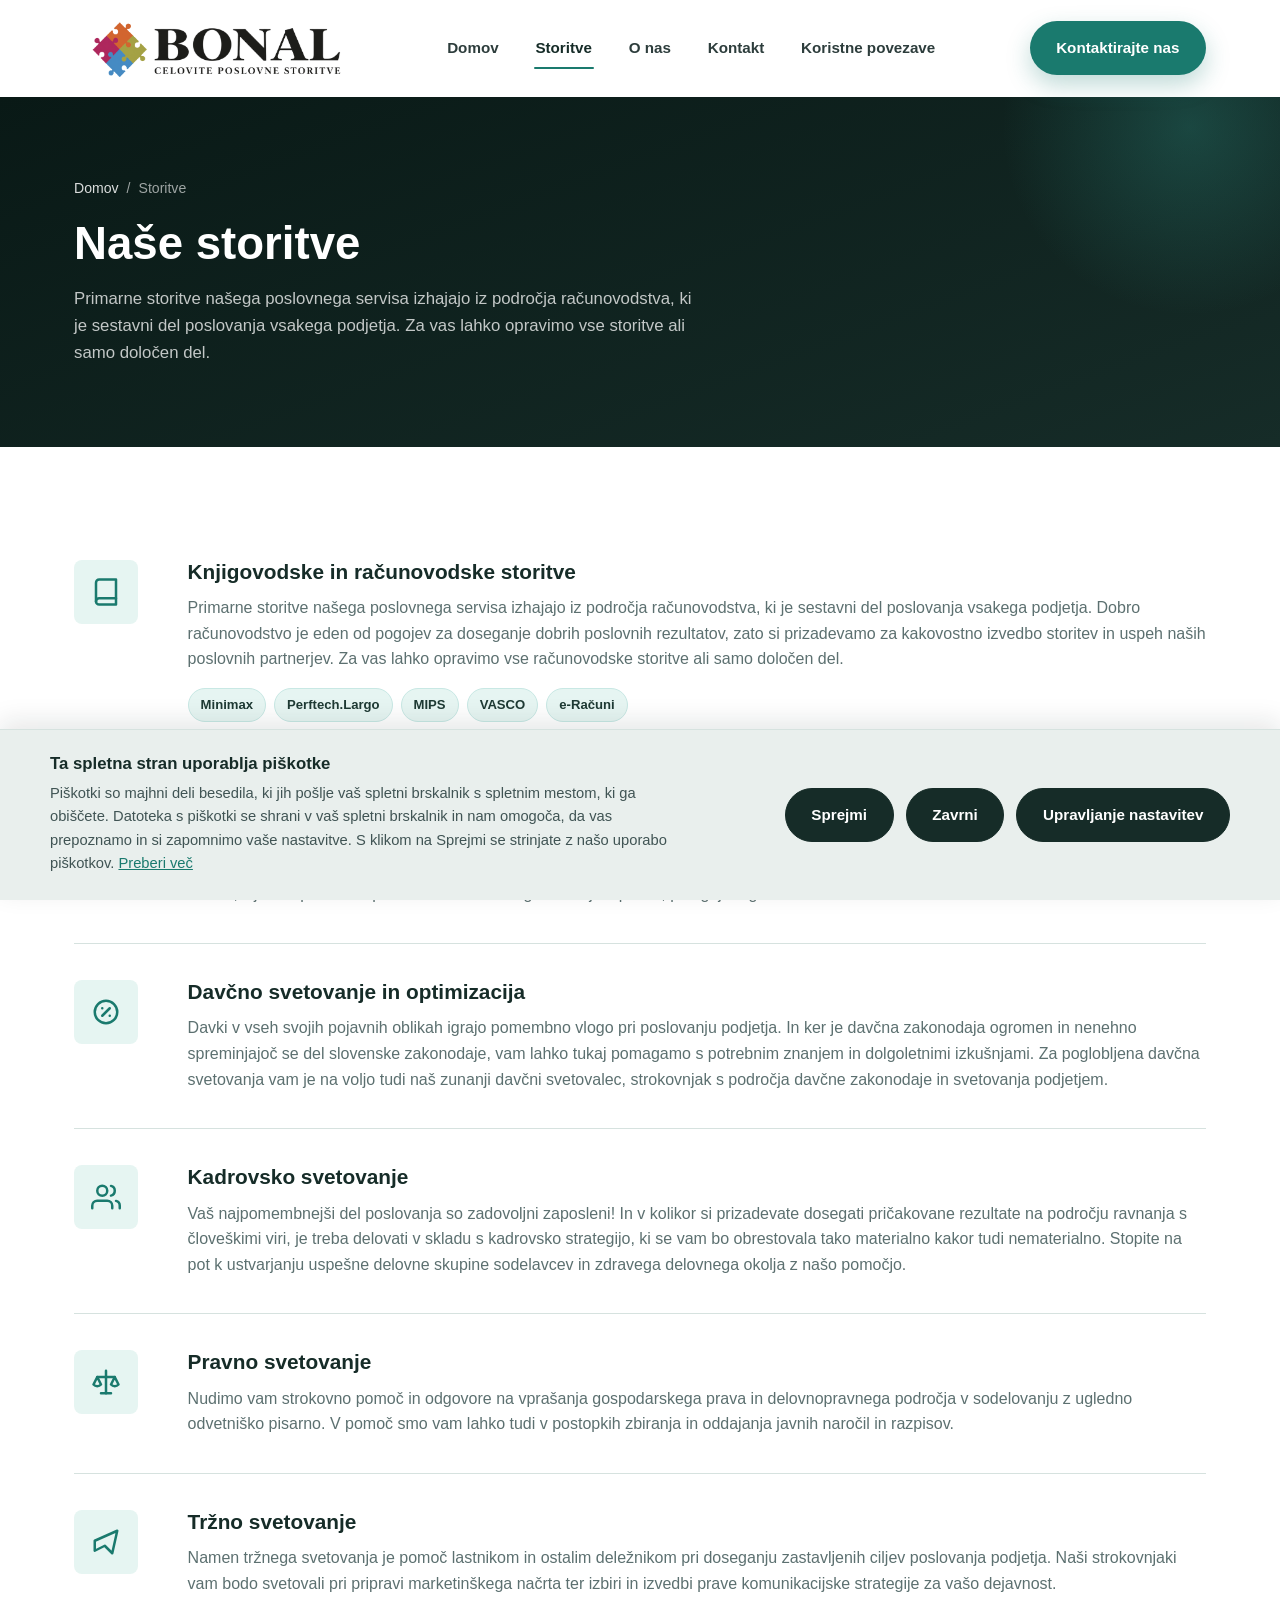
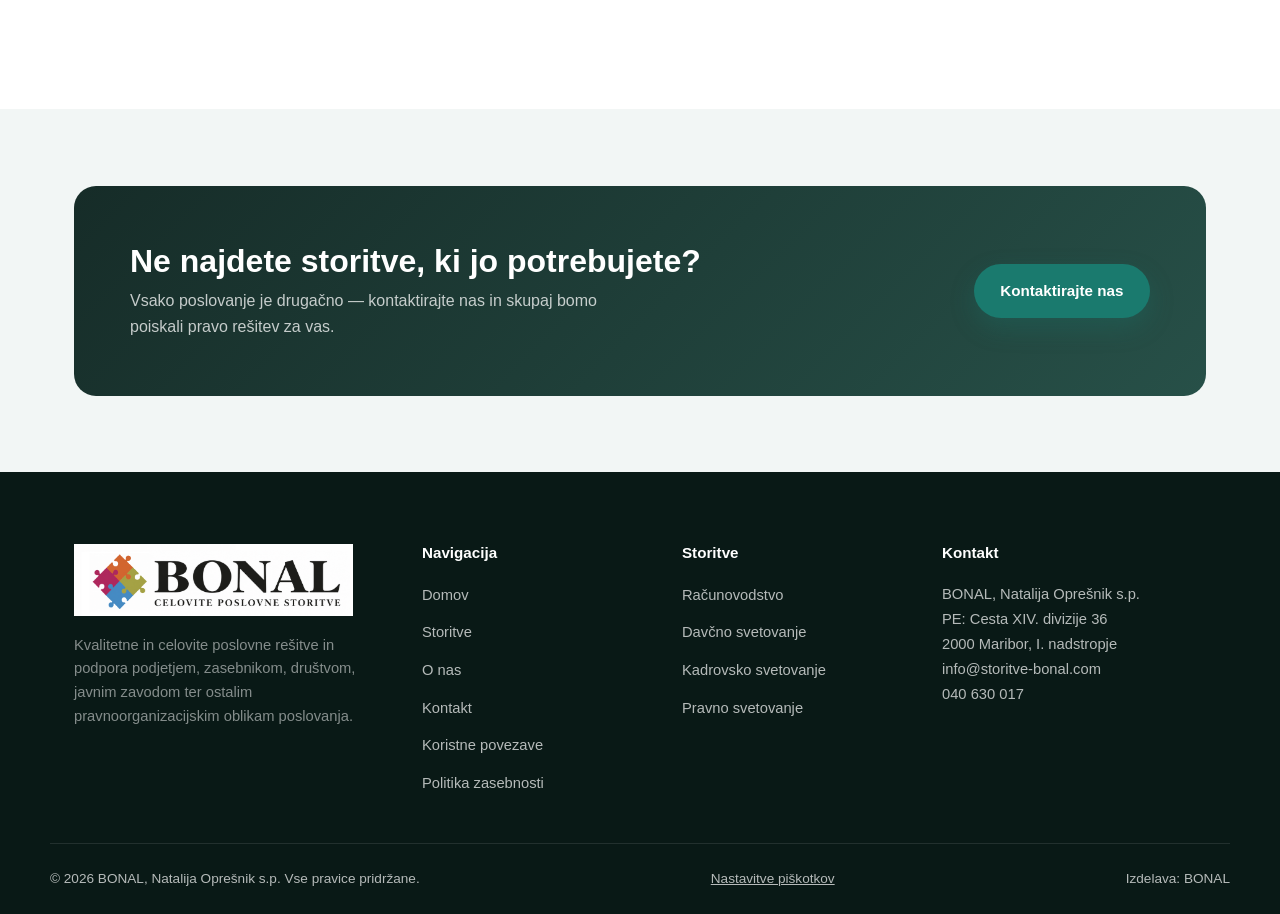
<file: storitve.html>
﻿<!DOCTYPE html>
<html lang="sl">
<head>
<meta charset="UTF-8">
<meta name="viewport" content="width=device-width, initial-scale=1.0">
<title>Storitve | BONAL — Celovite poslovne storitve</title>
<meta name="description" content="Knjigovodske in računovodske storitve, finančno in poslovno svetovanje, davčno svetovanje, kadrovsko, pravno in tržno svetovanje — BONAL Maribor.">
<link rel="canonical" href="https://storitve-bonal.com/storitve">

<link rel="stylesheet" href="styles.css">
</head>
<body>
<a class="skip-link" href="#main">Skoči na vsebino</a>

<header class="site-header">
  <div class="container header-inner">
    <a href="index.html" class="brand">
      <img src="assets/logo-transparent.png" alt="BONAL — Celovite poslovne storitve" class="brand-logo-full">
    </a>

    <nav class="main-nav" id="main-nav" aria-label="Glavna navigacija">
      <a href="index.html">Domov</a>
      <a href="storitve.html" aria-current="page">Storitve</a>
      <a href="o-nas.html">O nas</a>
      <a href="kontakt.html">Kontakt</a>
      <a href="koristne-povezave.html">Koristne povezave</a>
      <a href="kontakt.html" class="btn btn-primary">Kontaktirajte nas</a>
    </nav>

    <div class="header-actions">
      <a href="kontakt.html" class="btn btn-primary">Kontaktirajte nas</a>
      <button class="nav-toggle" aria-label="Odpri navigacijo" aria-expanded="false" aria-controls="main-nav">
        <span></span><span></span><span></span>
      </button>
    </div>
  </div>
</header>

<main id="main">

  <section class="page-header">
    <div class="container">
      <nav class="breadcrumbs" aria-label="Zaporedje strani">
        <a href="index.html">Domov</a> / <span>Storitve</span>
      </nav>
      <h1>Naše storitve</h1>
      <p>Primarne storitve našega poslovnega servisa izhajajo iz področja računovodstva, ki je sestavni del poslovanja vsakega podjetja. Za vas lahko opravimo vse storitve ali samo določen del.</p>
    </div>
  </section>

  <section class="section">
    <div class="container">

      <div class="service-detail reveal" id="racunovodstvo">
        <div class="card-icon">
          <svg viewBox="0 0 24 24" fill="none" stroke="currentColor" stroke-width="2" stroke-linecap="round" stroke-linejoin="round" aria-hidden="true"><path d="M4 19.5A2.5 2.5 0 0 1 6.5 17H20"/><path d="M6.5 2H20v20H6.5A2.5 2.5 0 0 1 4 19.5v-15A2.5 2.5 0 0 1 6.5 2z"/></svg>
        </div>
        <div>
          <h3>Knjigovodske in računovodske storitve</h3>
          <p>Primarne storitve našega poslovnega servisa izhajajo iz področja računovodstva, ki je sestavni del poslovanja vsakega podjetja. Dobro računovodstvo je eden od pogojev za doseganje dobrih poslovnih rezultatov, zato si prizadevamo za kakovostno izvedbo storitev in uspeh naših poslovnih partnerjev. Za vas lahko opravimo vse računovodske storitve ali samo določen del.</p>
          <div class="tools">
            <span class="tag">Minimax</span>
            <span class="tag">Perftech.Largo</span>
            <span class="tag">MIPS</span>
            <span class="tag">VASCO</span>
            <span class="tag">e-Računi</span>
          </div>
        </div>
      </div>

      <div class="service-detail reveal" id="svetovanje">
        <div class="card-icon">
          <svg viewBox="0 0 24 24" fill="none" stroke="currentColor" stroke-width="2" stroke-linecap="round" stroke-linejoin="round" aria-hidden="true"><path d="M3 3v18h18"/><path d="m19 9-5 5-4-4-4 4"/></svg>
        </div>
        <div>
          <h3>Finančno in poslovno svetovanje</h3>
          <p>Z dobrim nasvetom in vzajemnim sodelovanjem se dobre ideje še lažje in hitreje uresničijo. Poslovno in finančno svetovanje je posebno področje, prilagojeno individualnim potrebam, vrsti in načinu poslovanja podjetja. Zato je naš pristop sestavljen iz izvajanja pametnih poslovnih rešitev, ključnih poslovnih procesov in strateškega vodenja v praksi, prilagojenega samo za vas.</p>
        </div>
      </div>

      <div class="service-detail reveal" id="davki">
        <div class="card-icon">
          <svg viewBox="0 0 24 24" fill="none" stroke="currentColor" stroke-width="2" stroke-linecap="round" stroke-linejoin="round" aria-hidden="true"><circle cx="12" cy="12" r="9"/><path d="M9 9h.01M15 15h.01M15 9 9 15"/></svg>
        </div>
        <div>
          <h3>Davčno svetovanje in optimizacija</h3>
          <p>Davki v vseh svojih pojavnih oblikah igrajo pomembno vlogo pri poslovanju podjetja. In ker je davčna zakonodaja ogromen in nenehno spreminjajoč se del slovenske zakonodaje, vam lahko tukaj pomagamo s potrebnim znanjem in dolgoletnimi izkušnjami. Za poglobljena davčna svetovanja vam je na voljo tudi naš zunanji davčni svetovalec, strokovnjak s področja davčne zakonodaje in svetovanja podjetjem.</p>
        </div>
      </div>

      <div class="service-detail reveal" id="kadri">
        <div class="card-icon">
          <svg viewBox="0 0 24 24" fill="none" stroke="currentColor" stroke-width="2" stroke-linecap="round" stroke-linejoin="round" aria-hidden="true"><path d="M17 21v-2a4 4 0 0 0-4-4H5a4 4 0 0 0-4 4v2"/><circle cx="9" cy="7" r="4"/><path d="M23 21v-2a4 4 0 0 0-3-3.87M16 3.13a4 4 0 0 1 0 7.75"/></svg>
        </div>
        <div>
          <h3>Kadrovsko svetovanje</h3>
          <p>Vaš najpomembnejši del poslovanja so zadovoljni zaposleni! In v kolikor si prizadevate dosegati pričakovane rezultate na področju ravnanja s človeškimi viri, je treba delovati v skladu s kadrovsko strategijo, ki se vam bo obrestovala tako materialno kakor tudi nematerialno. Stopite na pot k ustvarjanju uspešne delovne skupine sodelavcev in zdravega delovnega okolja z našo pomočjo.</p>
        </div>
      </div>

      <div class="service-detail reveal" id="pravno">
        <div class="card-icon">
          <svg viewBox="0 0 24 24" fill="none" stroke="currentColor" stroke-width="2" stroke-linecap="round" stroke-linejoin="round" aria-hidden="true"><path d="M12 3v18M5 8l-3 6a4 4 0 0 0 6 0zM19 8l-3 6a4 4 0 0 0 6 0z"/><path d="M5 8h14M8 21h8"/></svg>
        </div>
        <div>
          <h3>Pravno svetovanje</h3>
          <p>Nudimo vam strokovno pomoč in odgovore na vprašanja gospodarskega prava in delovnopravnega področja v sodelovanju z ugledno odvetniško pisarno. V pomoč smo vam lahko tudi v postopkih zbiranja in oddajanja javnih naročil in razpisov.</p>
        </div>
      </div>

      <div class="service-detail reveal" id="trzenje">
        <div class="card-icon">
          <svg viewBox="0 0 24 24" fill="none" stroke="currentColor" stroke-width="2" stroke-linecap="round" stroke-linejoin="round" aria-hidden="true"><path d="M3 11 21 3l-4 18-6-6-8 4z"/></svg>
        </div>
        <div>
          <h3>Tržno svetovanje</h3>
          <p>Namen tržnega svetovanja je pomoč lastnikom in ostalim deležnikom pri doseganju zastavljenih ciljev poslovanja podjetja. Naši strokovnjaki vam bodo svetovali pri pripravi marketinškega načrta ter izbiri in izvedbi prave komunikacijske strategije za vašo dejavnost.</p>
        </div>
      </div>

    </div>
  </section>

  <section class="section section-alt">
    <div class="container">
      <div class="cta-banner reveal">
        <div>
          <h2>Ne najdete storitve, ki jo potrebujete?</h2>
          <p>Vsako poslovanje je drugačno — kontaktirajte nas in skupaj bomo poiskali pravo rešitev za vas.</p>
        </div>
        <div class="cta-actions">
          <a href="kontakt.html" class="btn btn-primary">Kontaktirajte nas</a>
        </div>
      </div>
    </div>
  </section>

</main>

<footer class="site-footer">
  <div class="container footer-grid">
    <div class="footer-brand">
      <a href="index.html" class="brand">
        <img src="assets/logo-new.png" alt="BONAL — Celovite poslovne storitve" class="brand-logo-full">
      </a>
      <p>Kvalitetne in celovite poslovne rešitve in podpora podjetjem, zasebnikom, društvom, javnim zavodom ter ostalim pravnoorganizacijskim oblikam poslovanja.</p>
    </div>

    <div class="footer-col">
      <h4>Navigacija</h4>
      <ul>
        <li><a href="index.html">Domov</a></li>
        <li><a href="storitve.html">Storitve</a></li>
        <li><a href="o-nas.html">O nas</a></li>
        <li><a href="kontakt.html">Kontakt</a></li>
        <li><a href="koristne-povezave.html">Koristne povezave</a></li>
        <li><a href="politika-zasebnosti.html">Politika zasebnosti</a></li>
      </ul>
    </div>

    <div class="footer-col">
      <h4>Storitve</h4>
      <ul>
        <li><a href="storitve.html#racunovodstvo">Računovodstvo</a></li>
        <li><a href="storitve.html#davki">Davčno svetovanje</a></li>
        <li><a href="storitve.html#kadri">Kadrovsko svetovanje</a></li>
        <li><a href="storitve.html#pravno">Pravno svetovanje</a></li>
      </ul>
    </div>

    <div class="footer-col">
      <h4>Kontakt</h4>
      <address>
        BONAL, Natalija Oprešnik s.p.<br>
        PE: Cesta XIV. divizije 36<br>
        2000 Maribor, I. nadstropje<br>
        <a href="mailto:info@storitve-bonal.com">info@storitve-bonal.com</a><br>
        <a href="tel:+38640630017">040 630 017</a>
      </address>
    </div>
  </div>

  <div class="container footer-bottom">
    <span>© <span id="current-year">2026</span> BONAL, Natalija Oprešnik s.p. Vse pravice pridržane.</span>
    <button type="button" class="footer-cookie-link js-cookie-settings-trigger" id="footer-cookie-settings">Nastavitve piškotkov</button>
    <span>Izdelava: BONAL</span>
  </div>
</footer>

<button class="back-to-top" aria-label="Nazaj na vrh">
  <svg viewBox="0 0 24 24" fill="none" stroke="currentColor" stroke-width="2" stroke-linecap="round" stroke-linejoin="round" aria-hidden="true"><path d="M12 19V5M5 12l7-7 7 7"/></svg>
</button>

<div class="cookie-banner" id="cookie-banner" role="region" aria-label="Obvestilo o piškotkih" hidden>
  <div class="cookie-banner-inner">
    <div class="cookie-banner-text">
      <h2>Ta spletna stran uporablja piškotke</h2>
      <p>Piškotki so majhni deli besedila, ki jih pošlje vaš spletni brskalnik s spletnim mestom, ki ga obiščete. Datoteka s piškotki se shrani v vaš spletni brskalnik in nam omogoča, da vas prepoznamo in si zapomnimo vaše nastavitve. S klikom na Sprejmi se strinjate z našo uporabo piškotkov. <button type="button" class="cookie-link" id="cookie-more">Preberi več</button></p>
    </div>
    <div class="cookie-banner-actions">
      <button type="button" class="btn cookie-btn" id="cookie-accept">Sprejmi</button>
      <button type="button" class="btn cookie-btn" id="cookie-reject">Zavrni</button>
      <button type="button" class="btn cookie-btn" id="cookie-manage">Upravljanje nastavitev</button>
    </div>
  </div>
</div>

<div class="cookie-modal-overlay" id="cookie-modal-overlay" hidden>
  <div class="cookie-modal" role="dialog" aria-modal="true" aria-labelledby="cookie-modal-title">
    <button type="button" class="cookie-modal-close" id="cookie-modal-close" aria-label="Zapri">
      <svg viewBox="0 0 24 24" fill="none" stroke="currentColor" stroke-width="2" stroke-linecap="round" stroke-linejoin="round" aria-hidden="true"><path d="M18 6 6 18M6 6l12 12"/></svg>
    </button>
    <h2 id="cookie-modal-title">Vaše možnosti zasebnosti</h2>
    <p class="cookie-modal-subtitle">Ta spletna stran uporablja piškotke</p>
    <p>Spodaj so navedene vse kategorije, ki dejansko obstajajo na tem spletnem mestu — brez navideznih možnosti. Neobvezno kategorijo lahko kadarkoli sprejmete ali zavrnete; vaša izbira velja na vseh straneh, dokler je ne spremenite. Podrobnosti si preberite v <a href="politika-zasebnosti.html">politiki zasebnosti</a>.</p>

    <h3>Kategorije</h3>

    <div class="cookie-category">
      <div class="cookie-category-text">
        <h4>Google Maps (vdelana vsebina)</h4>
        <p>Na strani Kontakt je na voljo zemljevid Google Maps. Ob prikazu zemljevida se vzpostavi povezava s strežniki Google, ki lahko obdelajo vaš IP naslov skladno s pravili zasebnosti Google. Zemljevid se naloži šele, ko to kategorijo potrdite — do takrat se noben podatek ne pošlje Googlu.</p>
      </div>
      <div class="cookie-toggle-wrap">
        <label class="toggle-switch">
          <input type="checkbox" id="cookie-cat-maps" data-category="maps">
          <span class="toggle-track" aria-hidden="true"></span>
        </label>
        <span class="toggle-state" data-state-for="cookie-cat-maps">Izključen</span>
      </div>
    </div>

    <div class="cookie-category">
      <div class="cookie-category-text">
        <h4>Bistveno</h4>
        <p>Nujno potrebno za shranjevanje vaše izbire o piškotkih (lokalno v vašem brskalniku) in za osnovno delovanje strani. Ti podatki se ne pošiljajo nikamor. Odjava ni na voljo, ker je ta shramba izvzeta iz zahteve po soglasju (3. odst. 5. člena Direktive 2002/58/ES o zasebnosti in elektronskih komunikacijah).</p>
      </div>
      <div class="cookie-toggle-wrap">
        <label class="toggle-switch">
          <input type="checkbox" id="cookie-cat-essential" data-category="essential" checked disabled>
          <span class="toggle-track" aria-hidden="true"></span>
        </label>
      </div>
    </div>

    <button type="button" class="btn btn-primary btn-block cookie-save" id="cookie-save">Shrani</button>

    <p class="cookie-privacy-contact">Vprašanja o zasebnosti in piškotkih nam lahko pošljete na <a href="mailto:info@storitve-bonal.com">info@storitve-bonal.com</a>. Pritožbo glede obdelave osebnih podatkov lahko vložite tudi pri <a href="https://www.ip-rs.si" target="_blank" rel="noopener noreferrer">Informacijskem pooblaščencu RS</a>.</p>
  </div>
</div>

<script src="script.js"></script>
</body>
</html>
</file>
<file: styles.css>
/* ==========================================================================
   BONAL — Celovite poslovne storitve
   Stylesheet v2 — logo-derived design system (teal palette)
   ========================================================================== */

/* ---------- Design tokens ---------- */
:root {
  /* ---- Logo puzzle piece reference colours ---- */
  --puzzle-orange:     #D97030;
  --puzzle-teal:       #38AFA2;
  --puzzle-blue:       #4090C8;
  --puzzle-lime:       #A8BA24;

  /* ---- Brand palette (derived from logo) ---- */
  /* Dark backgrounds — replaces the old navy scale */
  --brand-950: #091916;
  --brand-900: #0F2220;
  --brand-800: #162C28;
  --brand-700: #1E3A34;
  --brand-600: #275048;

  /* Teal (primary interactive colour) — replaces the old blue scale */
  --teal-700:  #1A7A6E;
  --teal-600:  #219080;
  --teal-500:  #28A896;
  --teal-400:  #4EC4B6;
  --teal-100:  #C8E8E4;
  --teal-50:   #E6F5F2;

  /* ---- Backward-compatible aliases for inline styles in HTML ---- */
  --navy-950:  var(--brand-950);
  --navy-900:  var(--brand-900);
  --navy-800:  var(--brand-800);
  --navy-700:  var(--brand-700);
  --blue-600:  var(--teal-700);
  --blue-500:  var(--teal-600);
  --blue-400:  var(--teal-400);
  --blue-100:  var(--teal-100);
  --blue-50:   var(--teal-50);

  /* ---- Neutral greys (slightly warm/teal-tinted) ---- */
  --gray-50:   #F2F6F5;
  --gray-100:  #E9EFED;
  --gray-200:  #D6E2DF;
  --gray-300:  #BFCFCB;
  --gray-500:  #5C7070;
  --gray-600:  #405454;
  --gray-700:  #2D3D3C;
  --white:     #ffffff;

  /* ---- Semantic tokens ---- */
  --ink:        var(--brand-800);
  --muted:      var(--gray-500);
  --border:     var(--gray-200);
  --surface:    var(--white);
  --surface-alt: var(--gray-50);

  /* Typography — system font stack only (no third-party font requests before consent) */
  --font-heading: -apple-system, BlinkMacSystemFont, "Segoe UI", Roboto, "Helvetica Neue", Arial, sans-serif;
  --font-body:    -apple-system, BlinkMacSystemFont, "Segoe UI", Roboto, "Helvetica Neue", Arial, sans-serif;

  /* Spacing / shape */
  --radius-sm:  8px;
  --radius-md:  14px;
  --radius-lg:  22px;
  --container:  1180px;
  --shadow-sm:  0 1px 2px rgba(15, 34, 32, 0.07), 0 1px 1px rgba(15, 34, 32, 0.05);
  --shadow-md:  0 8px 24px rgba(15, 34, 32, 0.10);
  --shadow-lg:  0 24px 60px rgba(15, 34, 32, 0.15);
  --transition: 220ms cubic-bezier(0.4, 0, 0.2, 1);
}

/* ---------- Reset ---------- */
*,
*::before,
*::after {
  box-sizing: border-box;
}

html {
  scroll-behavior: smooth;
}

@media (prefers-reduced-motion: reduce) {
  html {
    scroll-behavior: auto;
  }
  * {
    animation-duration: 0.01ms !important;
    animation-iteration-count: 1 !important;
    transition-duration: 0.01ms !important;
    scroll-behavior: auto !important;
  }
}

body {
  margin: 0;
  font-family: var(--font-body);
  color: var(--ink);
  background: var(--surface);
  line-height: 1.6;
  -webkit-font-smoothing: antialiased;
  text-rendering: optimizeLegibility;
}

img {
  max-width: 100%;
  display: block;
}

a {
  color: inherit;
  text-decoration: none;
}

ul,
ol {
  margin: 0;
  padding: 0;
  list-style: none;
}

h1,
h2,
h3,
h4,
p,
figure {
  margin: 0;
}

button {
  font: inherit;
  cursor: pointer;
}

input,
textarea,
select {
  font: inherit;
}

h1,
h2,
h3,
h4 {
  font-family: var(--font-heading);
  color: var(--brand-800);
  line-height: 1.2;
  font-weight: 700;
}

/* Visible focus states for accessibility */
a:focus-visible,
button:focus-visible,
input:focus-visible,
textarea:focus-visible {
  outline: 3px solid var(--teal-400);
  outline-offset: 2px;
  border-radius: 4px;
}

.skip-link {
  position: absolute;
  left: 1rem;
  top: -60px;
  background: var(--brand-800);
  color: var(--white);
  padding: 0.75rem 1.25rem;
  border-radius: var(--radius-sm);
  z-index: 1000;
  transition: top var(--transition);
}

.skip-link:focus {
  top: 1rem;
}

/* ---------- Layout helpers ---------- */
.container {
  width: 100%;
  max-width: var(--container);
  margin-inline: auto;
  padding-inline: 24px;
}

.section {
  padding: clamp(3.5rem, 6vw, 6.5rem) 0;
}

.section-alt {
  background: var(--surface-alt);
}

.section-head {
  max-width: 680px;
  margin-bottom: clamp(2rem, 4vw, 3.25rem);
}

.section-head.center {
  margin-inline: auto;
  text-align: center;
}

.eyebrow {
  display: inline-flex;
  align-items: center;
  gap: 8px;
  font-size: 0.8rem;
  font-weight: 700;
  letter-spacing: 0.08em;
  text-transform: uppercase;
  color: var(--teal-700);
  margin-bottom: 0.9rem;
}

.eyebrow::before {
  content: "";
  width: 22px;
  height: 2px;
  background: var(--teal-700);
  display: inline-block;
  border-radius: 2px;
}

.section-head h2 {
  font-size: clamp(1.7rem, 3vw, 2.4rem);
  margin-bottom: 0.85rem;
}

.section-head p {
  color: var(--muted);
  font-size: 1.05rem;
}

/* ---------- Reveal-on-scroll ---------- */
.reveal {
  opacity: 0;
  transform: translateY(24px);
  transition: opacity 700ms ease, transform 700ms ease;
}

.reveal.is-visible {
  opacity: 1;
  transform: translateY(0);
}

.reveal-stagger.is-visible > * {
  transition-delay: calc(var(--stagger-index, 0) * 90ms);
}

/* ---------- Buttons ---------- */
.btn {
  display: inline-flex;
  align-items: center;
  justify-content: center;
  gap: 0.5rem;
  padding: 0.85rem 1.6rem;
  border-radius: 999px;
  font-weight: 600;
  font-size: 0.95rem;
  border: 1px solid transparent;
  transition: transform var(--transition), box-shadow var(--transition), background var(--transition), color var(--transition), border-color var(--transition);
  white-space: nowrap;
}

.btn svg {
  width: 18px;
  height: 18px;
  flex-shrink: 0;
}

.btn-primary {
  background: var(--teal-700);
  color: var(--white);
  box-shadow: 0 10px 24px rgba(26, 122, 110, 0.28);
}

.btn-primary:hover {
  background: var(--teal-600);
  transform: translateY(-2px);
  box-shadow: 0 14px 30px rgba(26, 122, 110, 0.36);
}

.btn-ghost {
  background: transparent;
  color: var(--brand-800);
  border-color: var(--gray-300);
}

.btn-ghost:hover {
  border-color: var(--teal-700);
  color: var(--teal-700);
  transform: translateY(-2px);
}

.btn-on-dark {
  background: rgba(255, 255, 255, 0.10);
  color: var(--white);
  border-color: rgba(255, 255, 255, 0.40);
}

.btn-on-dark:hover {
  background: rgba(255, 255, 255, 0.20);
  border-color: rgba(255, 255, 255, 0.65);
  transform: translateY(-2px);
}

.btn-block {
  width: 100%;
}

/* ---------- Header ---------- */
.site-header {
  position: sticky;
  top: 0;
  z-index: 500;
  background: rgba(255, 255, 255, 0.97);
  border-bottom: 1px solid transparent;
  transition: box-shadow var(--transition), border-color var(--transition), background var(--transition);
}

.site-header.is-scrolled {
  box-shadow: var(--shadow-sm);
  border-color: var(--border);
}

.header-inner {
  display: flex;
  align-items: center;
  justify-content: space-between;
  gap: 1.5rem;
  padding-block: 0.75rem;
}

.brand {
  display: flex;
  align-items: center;
  gap: 0.75rem;
  font-family: var(--font-heading);
  font-weight: 800;
  font-size: 1.35rem;
  color: var(--brand-800);
  flex-shrink: 0;
}

/* Logo image (SVG puzzle mark — used in footer) */
.brand-logo {
  width: 40px;
  height: 40px;
  flex-shrink: 0;
  display: block;
}

/* Full logo PNG (header) */
.brand-logo-full {
  height: 72px;
  width: auto;
  display: block;
  flex-shrink: 0;
  max-width: 420px;
}

@media (max-width: 768px) {
  .brand-logo-full { height: 60px; max-width: 335px; }
}

@media (max-width: 480px) {
  .brand-logo-full { height: 52px; max-width: 270px; }
}

/* Legacy brand-mark kept for fallback safety; hidden when logo-img present */
.brand-mark {
  display: none;
}

.brand-text {
  display: flex;
  flex-direction: column;
  line-height: 1.1;
}

.brand-text small {
  font-family: var(--font-body);
  font-weight: 500;
  font-size: 0.68rem;
  letter-spacing: 0.04em;
  color: var(--muted);
  text-transform: uppercase;
}

.main-nav {
  display: flex;
  align-items: center;
  gap: 2.1rem;
}

.main-nav a {
  position: relative;
  font-weight: 600;
  font-size: 0.95rem;
  color: var(--gray-700);
  padding: 0.4rem 0.1rem;
  transition: color var(--transition);
}

.main-nav a::after {
  content: "";
  position: absolute;
  left: 0;
  bottom: -2px;
  width: 0;
  height: 2px;
  background: var(--teal-700);
  transition: width var(--transition);
  border-radius: 2px;
}

.main-nav a:hover,
.main-nav a:focus-visible,
.main-nav a[aria-current="page"] {
  color: var(--brand-800);
}

.main-nav a:hover::after,
.main-nav a:focus-visible::after,
.main-nav a[aria-current="page"]::after {
  width: 100%;
}

.main-nav .btn-primary {
  display: none;
}

.header-actions {
  display: flex;
  align-items: center;
  gap: 1rem;
}

.nav-toggle {
  display: none;
  flex-direction: column;
  gap: 5px;
  width: 42px;
  height: 42px;
  align-items: center;
  justify-content: center;
  background: var(--surface-alt);
  border: 1px solid var(--border);
  border-radius: var(--radius-sm);
}

.nav-toggle span {
  display: block;
  width: 20px;
  height: 2px;
  background: var(--brand-800);
  border-radius: 2px;
  transition: transform var(--transition), opacity var(--transition);
}

.nav-toggle[aria-expanded="true"] span:nth-child(1) {
  transform: translateY(7px) rotate(45deg);
}

.nav-toggle[aria-expanded="true"] span:nth-child(2) {
  opacity: 0;
}

.nav-toggle[aria-expanded="true"] span:nth-child(3) {
  transform: translateY(-7px) rotate(-45deg);
}

@media (max-width: 900px) {
  .nav-toggle {
    display: flex;
  }

  .main-nav {
    position: fixed;
    inset: 76px 0 0 0;
    background: var(--white);
    flex-direction: column;
    align-items: flex-start;
    padding: 2rem 24px;
    gap: 0.5rem;
    transform: translateX(100%);
    transition: transform var(--transition);
    overflow-y: auto;
  }

  .main-nav.is-open {
    transform: translateX(0);
  }

  .main-nav a {
    width: 100%;
    padding: 0.9rem 0.2rem;
    border-bottom: 1px solid var(--border);
    font-size: 1.05rem;
  }

  .header-actions .btn-primary {
    display: none;
  }

  .main-nav .btn-primary {
    display: inline-flex;
    margin-top: 1rem;
  }
}

/* ---------- Hero ---------- */
.hero {
  position: relative;
  overflow: hidden;
  background: linear-gradient(180deg, var(--brand-950) 0%, var(--brand-900) 55%, var(--brand-800) 100%);
  color: var(--white);
  padding: clamp(4rem, 9vw, 7rem) 0 clamp(4.5rem, 10vw, 8rem);
}

.hero::before,
.hero::after {
  content: "";
  position: absolute;
  border-radius: 50%;
  filter: blur(10px);
  opacity: 0.5;
  pointer-events: none;
}

.hero::before {
  width: 520px;
  height: 520px;
  background: radial-gradient(circle, rgba(56, 175, 162, 0.30), transparent 70%);
  top: -180px;
  right: -160px;
}

.hero::after {
  width: 420px;
  height: 420px;
  background: radial-gradient(circle, rgba(78, 196, 182, 0.18), transparent 70%);
  bottom: -220px;
  left: -140px;
}

.hero-grid {
  position: relative;
  z-index: 1;
  display: grid;
  grid-template-columns: 1.1fr 0.9fr;
  gap: clamp(2rem, 5vw, 4rem);
  align-items: center;
}

.hero-copy .eyebrow {
  color: var(--teal-400);
}

.hero-copy .eyebrow::before {
  background: var(--teal-400);
}

.hero-copy h1 {
  color: var(--white);
  font-size: clamp(2.2rem, 4.6vw, 3.4rem);
  letter-spacing: -0.01em;
  margin-bottom: 1.25rem;
}

.hero-copy h1 span {
  color: var(--teal-400);
}

.hero-copy p {
  color: rgba(255, 255, 255, 0.78);
  font-size: 1.12rem;
  max-width: 560px;
  margin-bottom: 2.1rem;
}

.hero-actions {
  display: flex;
  flex-wrap: wrap;
  gap: 1rem;
  margin-bottom: 2.6rem;
}

.hero-stats {
  display: grid;
  grid-template-columns: repeat(3, auto);
  gap: clamp(1.5rem, 4vw, 2.75rem);
}

.hero-stats div strong {
  display: block;
  font-family: var(--font-heading);
  font-size: clamp(1.5rem, 2.6vw, 2rem);
  color: var(--white);
}

.hero-stats div span {
  color: rgba(255, 255, 255, 0.65);
  font-size: 0.88rem;
}

.hero-visual {
  position: relative;
}

.hero-card {
  background: rgba(255, 255, 255, 0.07);
  border: 1px solid rgba(255, 255, 255, 0.16);
  border-radius: var(--radius-lg);
  padding: 2rem;
  backdrop-filter: blur(6px);
  box-shadow: var(--shadow-lg);
}

.hero-card h3 {
  color: var(--white);
  font-size: 1.15rem;
  margin-bottom: 1.2rem;
}

.hero-card ul {
  display: flex;
  flex-direction: column;
  gap: 0.9rem;
}

.hero-card li {
  display: flex;
  align-items: center;
  gap: 0.7rem;
  color: rgba(255, 255, 255, 0.85);
  font-size: 0.95rem;
  padding-bottom: 0.9rem;
  border-bottom: 1px solid rgba(255, 255, 255, 0.1);
}

.hero-card li:last-child {
  border-bottom: none;
  padding-bottom: 0;
}

.hero-card li svg {
  width: 20px;
  height: 20px;
  color: var(--teal-400);
  flex-shrink: 0;
}


@media (max-width: 960px) {
  .hero-grid {
    grid-template-columns: 1fr;
  }

  .hero-stats {
    grid-template-columns: repeat(3, 1fr);
  }
}

/* ---------- Page header (inner pages) ---------- */
.page-header {
  background: linear-gradient(160deg, var(--brand-950), var(--brand-800));
  color: var(--white);
  padding: clamp(3.25rem, 7vw, 5rem) 0;
  position: relative;
  overflow: hidden;
}

.page-header::after {
  content: "";
  position: absolute;
  width: 380px;
  height: 380px;
  border-radius: 50%;
  background: radial-gradient(circle, rgba(56, 175, 162, 0.25), transparent 70%);
  top: -160px;
  right: -100px;
}

.page-header .container {
  position: relative;
  z-index: 1;
}

.breadcrumbs {
  display: flex;
  gap: 0.5rem;
  font-size: 0.88rem;
  color: rgba(255, 255, 255, 0.60);
  margin-bottom: 1.1rem;
}

.breadcrumbs a {
  color: rgba(255, 255, 255, 0.85);
}

.breadcrumbs a:hover {
  color: var(--white);
  text-decoration: underline;
}

.page-header h1 {
  color: var(--white);
  font-size: clamp(2rem, 4vw, 2.85rem);
  margin-bottom: 0.9rem;
}

.page-header p {
  color: rgba(255, 255, 255, 0.75);
  max-width: 620px;
  font-size: 1.05rem;
}

/* ---------- Cards / grids ---------- */
.grid {
  display: grid;
  gap: 1.75rem;
}

.grid-3 {
  grid-template-columns: repeat(3, 1fr);
}

.grid-2 {
  grid-template-columns: repeat(2, 1fr);
}

.grid-4 {
  grid-template-columns: repeat(4, 1fr);
}

@media (max-width: 980px) {
  .grid-3,
  .grid-4 {
    grid-template-columns: repeat(2, 1fr);
  }
}

@media (max-width: 640px) {
  .grid-2,
  .grid-3,
  .grid-4 {
    grid-template-columns: 1fr;
  }
}

.card {
  background: var(--surface);
  border: 1px solid var(--border);
  border-radius: var(--radius-md);
  padding: 2rem;
  transition: transform var(--transition), box-shadow var(--transition), border-color var(--transition);
}

.card:hover {
  transform: translateY(-6px);
  box-shadow: var(--shadow-md);
  border-color: var(--teal-100);
}

.card-icon {
  width: 52px;
  height: 52px;
  border-radius: var(--radius-sm);
  background: var(--teal-50);
  color: var(--teal-700);
  display: flex;
  align-items: center;
  justify-content: center;
  margin-bottom: 1.4rem;
  transition: background var(--transition), color var(--transition);
}

.card-icon svg {
  width: 26px;
  height: 26px;
}

.card:hover .card-icon {
  background: var(--teal-700);
  color: var(--white);
}

.card h3 {
  font-size: 1.15rem;
  margin-bottom: 0.7rem;
}

.card p {
  color: var(--muted);
  font-size: 0.96rem;
}

.card a.card-link {
  display: inline-flex;
  align-items: center;
  gap: 0.4rem;
  margin-top: 1.1rem;
  font-weight: 600;
  font-size: 0.9rem;
  color: var(--teal-700);
}

.card a.card-link svg {
  width: 16px;
  height: 16px;
  transition: transform var(--transition);
}

.card a.card-link:hover svg {
  transform: translateX(4px);
}

/* Service detail sections (storitve.html) */
.service-detail {
  display: grid;
  grid-template-columns: 88px 1fr;
  gap: 1.6rem;
  padding: 2.25rem 0;
  border-bottom: 1px solid var(--border);
}

.service-detail:last-child {
  border-bottom: none;
}

.service-detail .card-icon {
  margin-bottom: 0;
  width: 64px;
  height: 64px;
}

.service-detail .card-icon svg {
  width: 30px;
  height: 30px;
}

.service-detail h3 {
  font-size: 1.3rem;
  margin-bottom: 0.65rem;
}

.service-detail p {
  color: var(--muted);
}

.service-detail .tools {
  margin-top: 1rem;
  display: flex;
  flex-wrap: wrap;
  gap: 0.5rem;
}

.tag {
  background: var(--teal-50);
  color: var(--brand-700);
  border: 1px solid var(--teal-100);
  font-size: 0.82rem;
  font-weight: 600;
  padding: 0.35rem 0.75rem;
  border-radius: 999px;
}

@media (max-width: 620px) {
  .service-detail {
    grid-template-columns: 1fr;
  }
}

/* ---------- Process steps ---------- */
.steps {
  display: grid;
  grid-template-columns: repeat(4, 1fr);
  gap: 1.5rem;
  counter-reset: step;
}

.step {
  position: relative;
  padding: 1.75rem 1.5rem 1.5rem;
  background: var(--surface);
  border: 1px solid var(--border);
  border-radius: var(--radius-md);
}

.step::before {
  counter-increment: step;
  content: counter(step, decimal-leading-zero);
  font-family: var(--font-heading);
  font-size: 1.6rem;
  color: var(--teal-100);
  font-weight: 800;
  display: block;
  margin-bottom: 0.6rem;
}

.step h4 {
  font-size: 1.02rem;
  margin-bottom: 0.5rem;
}

.step p {
  font-size: 0.9rem;
  color: var(--muted);
}

@media (max-width: 900px) {
  .steps {
    grid-template-columns: repeat(2, 1fr);
  }
}

@media (max-width: 560px) {
  .steps {
    grid-template-columns: 1fr;
  }
}

/* ---------- About page ---------- */
.about-lead {
  display: grid;
  grid-template-columns: 1.1fr 0.9fr;
  gap: clamp(2rem, 5vw, 3.5rem);
  align-items: start;
}

@media (max-width: 860px) {
  .about-lead {
    grid-template-columns: 1fr;
  }
}

.about-lead p + p {
  margin-top: 1rem;
}

.about-lead .lead-text {
  font-size: 1.1rem;
  color: var(--gray-700);
}

.quote-block {
  background: var(--brand-800);
  color: var(--white);
  border-radius: var(--radius-lg);
  padding: 2.25rem;
  position: relative;
}

.quote-block svg {
  width: 34px;
  height: 34px;
  color: var(--teal-400);
  margin-bottom: 1rem;
}

.quote-block p {
  font-size: 1.15rem;
  font-style: italic;
  line-height: 1.55;
}

.quote-block cite {
  display: block;
  margin-top: 1.1rem;
  font-style: normal;
  font-weight: 700;
  color: var(--teal-400);
  font-size: 0.95rem;
}

/* ---------- Founder block in hero (homepage) ---------- */
.hero-founder {
  background: rgba(255, 255, 255, 0.07);
  border: 1px solid rgba(255, 255, 255, 0.16);
  border-radius: var(--radius-lg);
  padding: 2rem 2rem 1.75rem;
  backdrop-filter: blur(6px);
  text-align: center;
  margin-bottom: 1.25rem;
}

.hero-founder-photo {
  width: 160px;
  height: 160px;
  border-radius: 50%;
  object-fit: cover;
  object-position: center 15%;
  display: block;
  margin: 0 auto 1rem;
  border: 3px solid rgba(255, 255, 255, 0.25);
  box-shadow: 0 6px 24px rgba(0, 0, 0, 0.28);
}

.hero-founder-name {
  color: var(--white);
  font-size: 1.05rem;
  font-weight: 600;
  margin-bottom: 0.3rem;
}

.hero-founder-role {
  color: rgba(255, 255, 255, 0.65);
  font-size: 0.85rem;
}

@media (max-width: 860px) {
  .hero-founder-photo {
    width: 130px;
    height: 130px;
  }
}

/* Single-column variant of about-lead (when no right column) */
.about-lead--solo {
  grid-template-columns: 1fr;
  max-width: 740px;
}

.info-table {
  width: 100%;
  border-collapse: collapse;
  background: var(--surface);
  border: 1px solid var(--border);
  border-radius: var(--radius-md);
  overflow: hidden;
}

.info-table tr:not(:last-child) th,
.info-table tr:not(:last-child) td {
  border-bottom: 1px solid var(--border);
}

.info-table th,
.info-table td {
  text-align: left;
  padding: 1rem 1.3rem;
  font-size: 0.95rem;
}

.info-table th {
  width: 42%;
  color: var(--muted);
  font-weight: 600;
}

.info-table td {
  font-weight: 600;
  color: var(--brand-800);
}

.team-member {
  text-align: center;
  padding: 2rem 1.4rem;
}

.avatar {
  width: 78px;
  height: 78px;
  border-radius: 50%;
  background: linear-gradient(135deg, var(--brand-800), var(--teal-700));
  color: var(--white);
  display: flex;
  align-items: center;
  justify-content: center;
  font-family: var(--font-heading);
  font-weight: 700;
  font-size: 1.3rem;
  margin: 0 auto 1.1rem;
}

.team-member h3 {
  font-size: 1.05rem;
  margin-bottom: 0.3rem;
}

.team-member span {
  color: var(--teal-700);
  font-size: 0.85rem;
  font-weight: 600;
}

.values-list li {
  display: flex;
  gap: 0.9rem;
  padding: 1.1rem 0;
  border-bottom: 1px solid var(--border);
}

.values-list li:last-child {
  border-bottom: none;
}

.values-list svg {
  width: 22px;
  height: 22px;
  color: var(--teal-700);
  flex-shrink: 0;
  margin-top: 2px;
}

.values-list h4 {
  font-size: 1rem;
  margin-bottom: 0.25rem;
}

.values-list p {
  color: var(--muted);
  font-size: 0.92rem;
}

/* ---------- CTA banner ---------- */
.cta-banner {
  background: linear-gradient(135deg, var(--brand-800), var(--brand-600));
  color: var(--white);
  border-radius: var(--radius-lg);
  padding: clamp(2.25rem, 5vw, 3.5rem);
  display: flex;
  align-items: center;
  justify-content: space-between;
  gap: 2rem;
  flex-wrap: wrap;
}

.cta-banner h2 {
  color: var(--white);
  font-size: clamp(1.5rem, 3vw, 2rem);
  margin-bottom: 0.5rem;
}

.cta-banner p {
  color: rgba(255, 255, 255, 0.75);
  max-width: 480px;
}

.cta-actions {
  display: flex;
  gap: 1rem;
  flex-wrap: wrap;
}

/* ---------- Contact page ---------- */
.contact-layout {
  display: grid;
  grid-template-columns: 1fr 1.05fr;
  gap: clamp(2rem, 5vw, 3.5rem);
  align-items: start;
}

@media (max-width: 960px) {
  .contact-layout {
    grid-template-columns: 1fr;
  }
}

.contact-info-list {
  display: flex;
  flex-direction: column;
  gap: 1.4rem;
  margin-bottom: 2rem;
}

.contact-info-item {
  display: flex;
  gap: 1rem;
  align-items: flex-start;
}

.contact-info-item .card-icon {
  margin-bottom: 0;
  flex-shrink: 0;
}

.contact-info-item h4 {
  font-size: 0.95rem;
  margin-bottom: 0.2rem;
}

.contact-info-item p,
.contact-info-item a {
  color: var(--muted);
  font-size: 0.94rem;
}

.contact-info-item a:hover {
  color: var(--teal-700);
  text-decoration: underline;
}

.contact-form {
  background: var(--surface);
  border: 1px solid var(--border);
  border-radius: var(--radius-lg);
  padding: clamp(1.75rem, 4vw, 2.5rem);
  box-shadow: var(--shadow-md);
}

.form-row {
  display: grid;
  grid-template-columns: 1fr 1fr;
  gap: 1.1rem;
}

@media (max-width: 560px) {
  .form-row {
    grid-template-columns: 1fr;
  }
}

.form-field {
  margin-bottom: 1.1rem;
  display: flex;
  flex-direction: column;
  gap: 0.4rem;
}

.form-field label {
  font-size: 0.88rem;
  font-weight: 600;
  color: var(--brand-800);
}

.form-field input,
.form-field textarea {
  padding: 0.85rem 1rem;
  border: 1px solid var(--gray-300);
  border-radius: var(--radius-sm);
  background: var(--surface-alt);
  color: var(--ink);
  transition: border-color var(--transition), background var(--transition);
}

.form-field input:focus,
.form-field textarea:focus {
  border-color: var(--teal-700);
  background: var(--white);
  outline: none;
}

.form-field textarea {
  resize: vertical;
  min-height: 140px;
}

.form-field .error-msg {
  font-size: 0.8rem;
  color: #c0392b;
  min-height: 1.1em;
}

.form-field.has-error input,
.form-field.has-error textarea {
  border-color: #c0392b;
}

.form-note {
  font-size: 0.82rem;
  color: var(--muted);
  margin-top: 0.75rem;
}

.form-success {
  display: none;
  align-items: center;
  gap: 0.7rem;
  background: #e8f6ee;
  border: 1px solid #b9e6c9;
  color: #1e7e42;
  padding: 1rem 1.2rem;
  border-radius: var(--radius-sm);
  margin-bottom: 1.2rem;
  font-weight: 600;
  font-size: 0.92rem;
}

.form-success.is-visible {
  display: flex;
}

.form-success svg {
  width: 22px;
  height: 22px;
  flex-shrink: 0;
}

.form-error {
  display: none;
  align-items: center;
  gap: 0.7rem;
  background: #fdecec;
  border: 1px solid #f3b9b9;
  color: #a12626;
  padding: 1rem 1.2rem;
  border-radius: var(--radius-sm);
  margin-bottom: 1.2rem;
  font-weight: 600;
  font-size: 0.92rem;
}

.form-error.is-visible {
  display: flex;
}

.form-error svg {
  width: 22px;
  height: 22px;
  flex-shrink: 0;
}

.form-error a {
  color: #a12626;
  text-decoration: underline;
}

button[type="submit"]:disabled {
  opacity: 0.7;
  cursor: not-allowed;
  transform: none !important;
}

.map-wrap {
  border-radius: var(--radius-lg);
  overflow: hidden;
  border: 1px solid var(--border);
  box-shadow: var(--shadow-md);
  margin-top: 2rem;
}

.map-wrap iframe {
  width: 100%;
  height: 380px;
  border: 0;
  display: block;
}

.team-directory {
  margin-top: 1rem;
}

.team-row {
  display: grid;
  grid-template-columns: 1.4fr 1fr 1.3fr;
  gap: 1rem;
  align-items: center;
  padding: 1.1rem 1.4rem;
  border: 1px solid var(--border);
  border-radius: var(--radius-md);
  margin-bottom: 0.85rem;
  background: var(--surface);
  transition: box-shadow var(--transition), transform var(--transition);
}

.team-row:hover {
  box-shadow: var(--shadow-sm);
  transform: translateY(-2px);
}

.team-row .name {
  font-weight: 700;
  color: var(--brand-800);
  display: flex;
  align-items: center;
  gap: 0.7rem;
}

.team-row .name .avatar {
  width: 40px;
  height: 40px;
  font-size: 0.9rem;
  margin: 0;
}

.team-row a {
  font-size: 0.9rem;
  color: var(--gray-600);
}

.team-row a:hover {
  color: var(--teal-700);
  text-decoration: underline;
}

@media (max-width: 700px) {
  .team-row {
    grid-template-columns: 1fr;
    gap: 0.4rem;
  }
}

/* ---------- Links page ---------- */
.link-card {
  display: flex;
  flex-direction: column;
  height: 100%;
}

.link-card .card-icon {
  background: var(--brand-800);
  color: var(--teal-400);
}

.link-card:hover .card-icon {
  background: var(--teal-700);
  color: var(--white);
}

.link-card .url-pill {
  margin-top: auto;
  padding-top: 1.2rem;
  font-size: 0.85rem;
  color: var(--teal-700);
  font-weight: 600;
  display: inline-flex;
  align-items: center;
  gap: 0.4rem;
}

.link-card .url-pill svg {
  width: 15px;
  height: 15px;
}

.notice-box {
  display: flex;
  gap: 1rem;
  background: var(--teal-50);
  border: 1px solid var(--teal-100);
  border-radius: var(--radius-md);
  padding: 1.5rem;
  margin-top: 2.5rem;
}

.notice-box svg {
  width: 24px;
  height: 24px;
  color: var(--teal-700);
  flex-shrink: 0;
}

.notice-box p {
  color: var(--gray-700);
  font-size: 0.94rem;
}

/* ---------- Footer ---------- */
.site-footer {
  background: var(--brand-950);
  color: rgba(255, 255, 255, 0.70);
  padding: clamp(3rem, 6vw, 4.5rem) 0 0;
}

.footer-grid {
  display: grid;
  grid-template-columns: 1.4fr 1fr 1fr 1.2fr;
  gap: 2.5rem;
  padding-bottom: 3rem;
  border-bottom: 1px solid rgba(255, 255, 255, 0.10);
}

@media (max-width: 900px) {
  .footer-grid {
    grid-template-columns: 1fr 1fr;
  }
}

@media (max-width: 560px) {
  .footer-grid {
    grid-template-columns: 1fr;
  }
}

.footer-brand .brand {
  color: var(--white);
}

/* Logo in dark footer — puzzle pieces are fully coloured, no adjustment needed */
.footer-brand .brand-logo {
  filter: none;
}

.footer-brand p {
  margin-top: 1.1rem;
  font-size: 0.92rem;
  max-width: 320px;
  color: rgba(255, 255, 255, 0.50);
}

.footer-col h4 {
  color: var(--white);
  font-size: 0.95rem;
  margin-bottom: 1.2rem;
}

.footer-col ul {
  display: flex;
  flex-direction: column;
  gap: 0.75rem;
}

.footer-col a {
  font-size: 0.92rem;
  transition: color var(--transition);
}

.footer-col a:hover {
  color: var(--white);
  text-decoration: underline;
}

.footer-col address {
  font-style: normal;
  font-size: 0.92rem;
  line-height: 1.7;
}

.footer-bottom {
  display: flex;
  align-items: center;
  justify-content: space-between;
  gap: 1rem;
  padding: 1.5rem 0;
  font-size: 0.85rem;
  flex-wrap: wrap;
}

.footer-bottom a:hover {
  color: var(--white);
  text-decoration: underline;
}

.footer-cookie-link {
  background: none;
  border: none;
  padding: 0;
  color: inherit;
  font: inherit;
  font-size: 0.85rem;
  cursor: pointer;
  text-decoration: underline;
}

.footer-cookie-link:hover {
  color: var(--white);
}

.back-to-top {
  position: fixed;
  right: 1.5rem;
  bottom: 1.5rem;
  width: 46px;
  height: 46px;
  border-radius: 50%;
  background: var(--brand-800);
  color: var(--white);
  display: flex;
  align-items: center;
  justify-content: center;
  box-shadow: var(--shadow-md);
  opacity: 0;
  pointer-events: none;
  transform: translateY(10px);
  transition: opacity var(--transition), transform var(--transition), background var(--transition);
  z-index: 400;
  border: none;
}

.back-to-top.is-visible {
  opacity: 1;
  pointer-events: auto;
  transform: translateY(0);
}

.back-to-top:hover {
  background: var(--teal-700);
}

.back-to-top svg {
  width: 20px;
  height: 20px;
}

/* ---------- Utilities ---------- */
.text-center {
  text-align: center;
}

.mt-lg {
  margin-top: clamp(2rem, 4vw, 3rem);
}

.visually-hidden {
  position: absolute;
  width: 1px;
  height: 1px;
  padding: 0;
  margin: -1px;
  overflow: hidden;
  clip: rect(0, 0, 0, 0);
  white-space: nowrap;
  border: 0;
}

/* ---------- Cookie consent banner ---------- */
.cookie-banner {
  position: fixed;
  left: 0;
  right: 0;
  bottom: 0;
  z-index: 900;
  background: var(--gray-100);
  border-top: 1px solid var(--border);
  box-shadow: 0 -8px 24px rgba(15, 34, 32, 0.10);
  padding: 1.5rem 24px;
}

.cookie-banner[hidden] {
  display: none;
}

.cookie-banner-inner {
  max-width: var(--container);
  margin-inline: auto;
  display: flex;
  align-items: center;
  justify-content: space-between;
  gap: 2rem;
  flex-wrap: wrap;
}

.cookie-banner-text h2 {
  font-size: 1.05rem;
  margin-bottom: 0.5rem;
}

.cookie-banner-text p {
  color: var(--gray-600);
  font-size: 0.92rem;
  max-width: 640px;
}

.cookie-link {
  background: none;
  border: none;
  padding: 0;
  color: var(--teal-700);
  font-weight: 700;
  text-decoration: underline;
  cursor: pointer;
  font: inherit;
}

.cookie-banner-actions {
  display: flex;
  gap: 0.75rem;
  flex-wrap: wrap;
  flex-shrink: 0;
}

.cookie-btn {
  white-space: nowrap;
  background: var(--brand-800);
  color: var(--white);
  border-color: var(--brand-800);
}

.cookie-btn:hover {
  background: var(--brand-700);
  border-color: var(--brand-700);
  transform: translateY(-2px);
}

@media (max-width: 560px) {
  .cookie-banner-actions {
    width: 100%;
  }

  .cookie-banner-actions .btn {
    flex: 1;
  }
}

/* ---------- Cookie settings modal ---------- */
.cookie-modal-overlay {
  position: fixed;
  inset: 0;
  background: rgba(9, 25, 22, 0.58);
  z-index: 1000;
  display: flex;
  align-items: center;
  justify-content: center;
  padding: 24px;
}

.cookie-modal-overlay[hidden] {
  display: none;
}

.cookie-modal {
  position: relative;
  background: var(--white);
  border-radius: var(--radius-lg);
  max-width: 640px;
  width: 100%;
  max-height: 88vh;
  overflow-y: auto;
  padding: clamp(1.75rem, 4vw, 2.75rem);
  box-shadow: var(--shadow-lg);
}

.cookie-modal-close {
  position: absolute;
  top: 1.25rem;
  right: 1.25rem;
  width: 36px;
  height: 36px;
  border-radius: 50%;
  border: 1px solid var(--border);
  background: var(--surface-alt);
  display: flex;
  align-items: center;
  justify-content: center;
  color: var(--brand-800);
  flex-shrink: 0;
}

.cookie-modal-close:hover {
  background: var(--gray-200);
}

.cookie-modal-close svg {
  width: 18px;
  height: 18px;
}

.cookie-modal h2 {
  font-size: 1.35rem;
  margin-bottom: 1rem;
  padding-right: 2.5rem;
}

.cookie-modal-subtitle {
  font-weight: 700;
  font-size: 0.98rem;
  margin-bottom: 0.4rem;
}

.cookie-modal > p {
  color: var(--muted);
  font-size: 0.95rem;
}

.cookie-modal h3 {
  font-size: 1.05rem;
  margin-top: 1.75rem;
  margin-bottom: 0.25rem;
}

.cookie-category {
  display: flex;
  justify-content: space-between;
  align-items: flex-start;
  gap: 1.5rem;
  padding: 1.1rem 0;
  border-bottom: 1px solid var(--border);
}

.cookie-category:last-of-type {
  border-bottom: none;
}

.cookie-category-text h4 {
  font-size: 0.95rem;
  margin-bottom: 0.3rem;
}

.cookie-category-text p {
  font-size: 0.86rem;
  color: var(--muted);
}

.cookie-toggle-wrap {
  display: flex;
  align-items: center;
  gap: 0.6rem;
  flex-shrink: 0;
  padding-top: 0.15rem;
}

.toggle-state {
  font-size: 0.85rem;
  color: var(--gray-600);
  font-weight: 600;
  white-space: nowrap;
  min-width: 62px;
}

.cookie-save {
  margin-top: 1.75rem;
}

.cookie-privacy-contact {
  margin-top: 1.25rem;
  font-size: 0.85rem;
  color: var(--muted);
}

.cookie-privacy-contact a {
  color: var(--teal-700);
  font-weight: 600;
  text-decoration: underline;
}

@media (max-width: 560px) {
  .cookie-category {
    flex-direction: column;
  }

  .cookie-toggle-wrap {
    padding-top: 0;
  }
}

/* ---------- Toggle switch ---------- */
.toggle-switch {
  position: relative;
  display: inline-block;
  width: 44px;
  height: 24px;
  flex-shrink: 0;
}

.toggle-switch input {
  position: absolute;
  opacity: 0;
  width: 100%;
  height: 100%;
  margin: 0;
  inset: 0;
  cursor: pointer;
  z-index: 1;
}

.toggle-track {
  position: absolute;
  inset: 0;
  background: var(--gray-300);
  border-radius: 999px;
  transition: background var(--transition);
}

.toggle-track::before {
  content: "";
  position: absolute;
  top: 3px;
  left: 3px;
  width: 18px;
  height: 18px;
  background: var(--white);
  border-radius: 50%;
  transition: transform var(--transition);
  box-shadow: var(--shadow-sm);
}

.toggle-switch input:checked + .toggle-track {
  background: #1e9e6f;
}

.toggle-switch input:checked + .toggle-track::before {
  transform: translateX(20px);
}

.toggle-switch input:disabled {
  cursor: not-allowed;
}

.toggle-switch input:focus-visible + .toggle-track {
  outline: 3px solid var(--teal-400);
  outline-offset: 2px;
}

/* ---------- Map consent placeholder ---------- */
.map-wrap {
  position: relative;
}

.map-placeholder {
  display: flex;
  flex-direction: column;
  align-items: center;
  justify-content: center;
  gap: 0.85rem;
  text-align: center;
  min-height: 380px;
  padding: 2rem;
  background: var(--surface-alt);
}

.map-placeholder[hidden] {
  display: none;
}

.map-placeholder svg {
  width: 40px;
  height: 40px;
  color: var(--teal-700);
}

.map-placeholder p {
  color: var(--muted);
  max-width: 380px;
  font-size: 0.94rem;
}

#map-iframe[hidden] {
  display: none;
}
</file>
